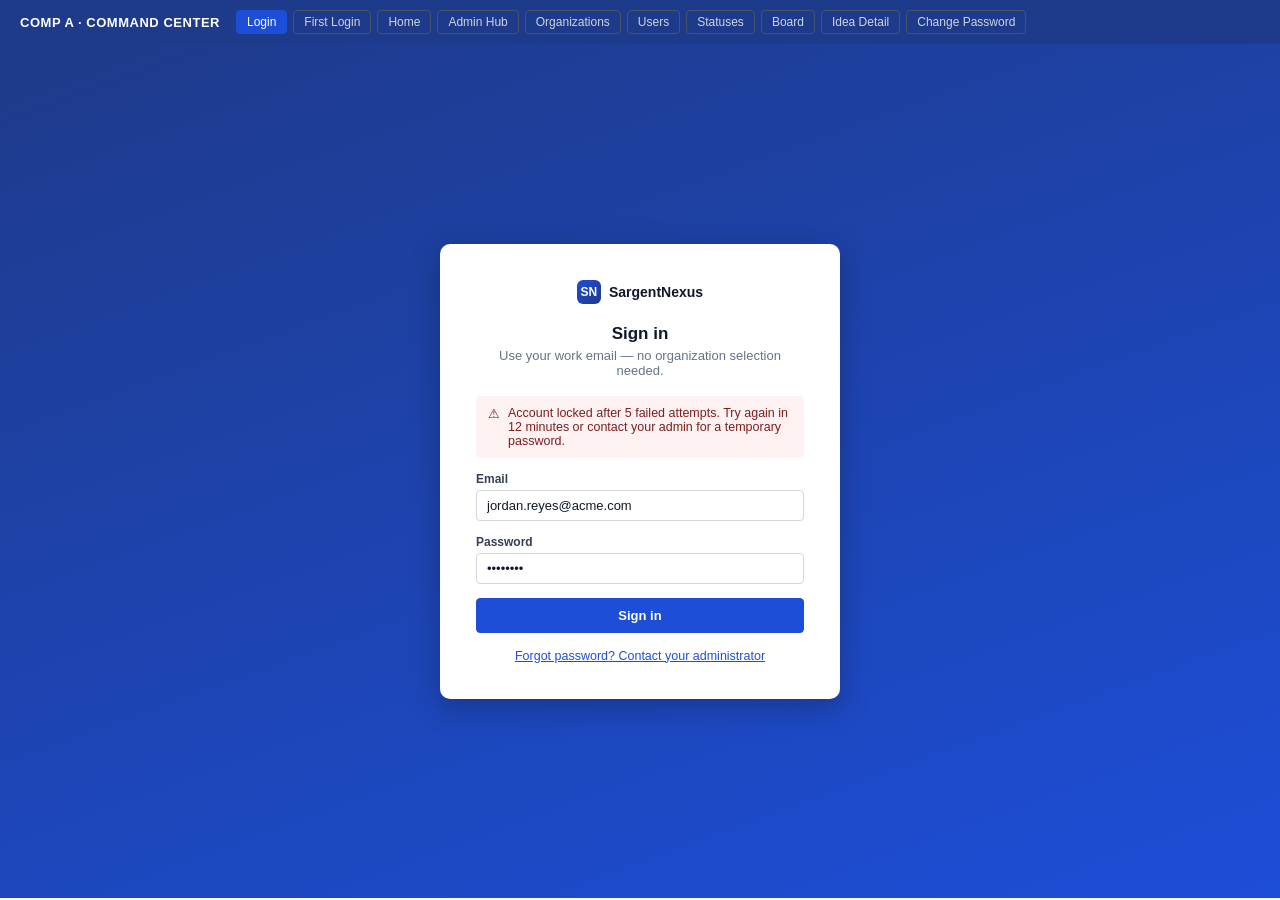
<file: SPEC/mockups/comp-a-command-center.html>
<!DOCTYPE html>
<html lang="en">
<head>
<meta charset="utf-8">
<meta name="viewport" content="width=device-width, initial-scale=1">
<title>SargentNexus — Comp A: Command Center (Jira-inspired)</title>
<style>
  :root{
    --accent:#1d4ed8; --accent-hover:#1e3a8a; --accent-soft:#dbeafe;
    --ink:#0f172a; --ink-2:#334155; --ink-3:#64748b;
    --bg:#f8fafc; --surface:#ffffff; --line:#d0d7de;
    --ok:#166534; --warn:#9a3412; --err:#7f1d1d;
    --radius:6px; --shadow:0 1px 2px rgba(15,23,42,.12),0 0 1px rgba(15,23,42,.14);
  }
  *{box-sizing:border-box;margin:0;padding:0}
  body{font-family:"Segoe UI",Arial,sans-serif;color:var(--ink);background:var(--bg);font-size:14px}
  /* ===== comp chrome ===== */
  .comp-bar{background:#1e3a8a;color:#fff;padding:10px 20px;display:flex;gap:16px;align-items:center;flex-wrap:wrap;position:sticky;top:0;z-index:50}
  .comp-bar strong{font-size:13px;letter-spacing:.04em}
  .comp-bar nav{display:flex;gap:6px;flex-wrap:wrap}
  .comp-bar button{background:transparent;color:#cbd5e1;border:1px solid #475569;border-radius:4px;padding:4px 10px;font-size:12px;cursor:pointer}
  .comp-bar button.on{background:var(--accent);border-color:var(--accent);color:#fff}
  .screen{display:none}
  .screen.on{display:block}
  /* ===== app shell ===== */
  .shell{display:grid;grid-template-columns:240px 1fr;min-height:calc(100vh - 46px)}
  .topbar{grid-column:1 / -1;height:48px;background:var(--surface);border-bottom:1px solid var(--line);display:flex;align-items:center;gap:16px;padding:0 16px}
  .logo{display:flex;align-items:center;gap:8px;font-weight:600}
  .logo .mark{width:24px;height:24px;border-radius:6px;background:linear-gradient(135deg,#1d4ed8,#1e3a8a);display:inline-flex;align-items:center;justify-content:center;color:#fff;font-size:12px;font-weight:700}
  .search{flex:1;max-width:420px;position:relative}
  .search input{width:100%;padding:6px 10px 6px 30px;border:1px solid var(--line);border-radius:4px;background:var(--bg);font-size:13px}
  .search::before{content:"⌕";position:absolute;left:9px;top:5px;color:var(--ink-3)}
  .topbar .spacer{flex:1}
  .avatar{width:28px;height:28px;border-radius:50%;background:#1e3a8a;color:#fff;display:inline-flex;align-items:center;justify-content:center;font-size:11px;font-weight:600}
  .iconbtn{border:none;background:none;font-size:16px;color:var(--ink-2);cursor:pointer;position:relative}
  .dot{position:absolute;top:-2px;right:-4px;width:8px;height:8px;border-radius:50%;background:var(--err)}
  /* left nav */
  .nav{background:var(--surface);border-right:1px solid var(--line);padding:12px 8px}
  .nav .grp{font-size:11px;text-transform:uppercase;letter-spacing:.06em;color:var(--ink-3);padding:14px 12px 6px}
  .nav a{display:flex;align-items:center;gap:10px;padding:7px 12px;border-radius:4px;color:var(--ink-2);text-decoration:none;font-size:13.5px}
  .nav a.on{background:#eff6ff;color:var(--accent);font-weight:600;box-shadow:inset 2px 0 0 var(--accent)}
  .nav a:hover{background:#f1f5f9}
  .nav .em{font-size:15px;width:18px;text-align:center}
  main{padding:20px 28px;overflow:auto}
  .crumbs{font-size:12px;color:var(--ink-3);margin-bottom:6px}
  .crumbs a{color:var(--ink-3);text-decoration:none}
  .crumbs a:hover{color:var(--accent);text-decoration:underline}
  h1{font-size:20px;font-weight:600;margin-bottom:4px}
  .sub{color:var(--ink-3);font-size:13px;margin-bottom:18px}
  .cmdbar{display:flex;gap:8px;align-items:center;margin:14px 0;flex-wrap:wrap}
  .btn{border:1px solid var(--line);background:var(--surface);border-radius:4px;padding:6px 12px;font-size:13px;cursor:pointer;color:var(--ink)}
  .btn:hover{background:#f1f5f9}
  .btn.primary{background:var(--accent);border-color:var(--accent);color:#fff;font-weight:600}
  .btn.primary:hover{background:var(--accent-hover)}
  .btn.subtle{border-color:transparent;color:var(--ink-2)}
  .btn.danger-text{border-color:transparent;color:var(--err)}
  input[type=text],input[type=email],input[type=password],select,textarea{border:1px solid var(--line);border-radius:4px;padding:7px 10px;font-size:13px;font-family:inherit;background:var(--surface);color:var(--ink)}
  input:focus,select:focus,textarea:focus{outline:2px solid var(--accent);outline-offset:-1px}
  label{font-size:12px;font-weight:600;color:var(--ink-2);display:block;margin-bottom:4px}
  .card{background:var(--surface);border:1px solid var(--line);border-radius:var(--radius);box-shadow:var(--shadow)}
  /* table */
  table{width:100%;border-collapse:collapse;font-size:13px}
  th{text-align:left;font-size:11.5px;text-transform:uppercase;letter-spacing:.04em;color:var(--ink-3);padding:10px 14px;border-bottom:2px solid var(--line);background:#f8fafc}
  td{padding:10px 14px;border-bottom:1px solid #e2e8f0;vertical-align:middle}
  tr:hover td{background:#f1f5f9}
  .pill{display:inline-block;padding:2px 8px;border-radius:10px;font-size:11px;font-weight:600}
  .pill.ok{background:#dcfce7;color:#166534}.pill.warn{background:#fff7ed;color:#9a3412}
  .pill.err{background:#fef2f2;color:#7f1d1d}.pill.neutral{background:#f1f5f9;color:var(--ink-2)}
  .pill.info{background:var(--accent-soft);color:var(--accent)}
  .prio{font-weight:700;font-size:11px}
  .prio.high{color:var(--err)}.prio.med{color:var(--warn)}.prio.low{color:var(--ok)}
  .kpis{display:grid;grid-template-columns:repeat(4,1fr);gap:14px;margin-bottom:20px}
  .kpi{padding:16px}
  .kpi .n{font-size:26px;font-weight:700}
  .kpi .l{font-size:12px;color:var(--ink-3)}
  .grid2{display:grid;grid-template-columns:2fr 1fr;gap:18px}
  /* board */
  .lanes{display:grid;grid-auto-flow:column;grid-auto-columns:280px;gap:14px;overflow-x:auto;padding-bottom:12px;align-items:start}
  .lane{background:#f1f5f9;border-radius:8px;padding:10px}
  .lane h3{font-size:12px;text-transform:uppercase;letter-spacing:.05em;color:var(--ink-2);display:flex;justify-content:space-between;padding:2px 6px 10px}
  .lane .cnt{background:#cbd5e1;border-radius:10px;padding:0 8px;font-size:11px}
  .icard{background:var(--surface);border-radius:6px;box-shadow:var(--shadow);padding:10px 12px;margin-bottom:8px;cursor:pointer;border-left:3px solid transparent}
  .icard:hover{background:#eff6ff;outline:1px solid var(--accent)}
  .icard .t{font-weight:600;font-size:13px;margin-bottom:8px;color:var(--accent)}
  .icard .meta{display:flex;align-items:center;gap:8px;font-size:11.5px;color:var(--ink-3)}
  .icard .meta .spacer{flex:1}
  .up{border:1px solid var(--line);border-radius:4px;padding:1px 7px;font-size:11px;background:var(--surface);cursor:pointer}
  .up.mine{background:var(--accent-soft);border-color:var(--accent);color:var(--accent);font-weight:700}
  .avatar.s{width:22px;height:22px;font-size:9px}
  .tag{background:#f1f5f9;border-radius:3px;padding:1px 6px;font-size:10.5px;color:var(--ink-2)}
  /* auth screens */
  .authwrap{min-height:calc(100vh - 46px);display:flex;align-items:center;justify-content:center;background:linear-gradient(160deg,#1e3a8a 0%,#1d4ed8 100%)}
  .authcard{width:400px;background:var(--surface);border-radius:10px;box-shadow:0 8px 28px rgba(15,23,42,.35);padding:36px}
  .authcard h1{text-align:center}
  .authcard .field{margin-bottom:14px}
  .authcard input{width:100%}
  .msg{border-radius:4px;padding:10px 12px;font-size:12.5px;margin-bottom:14px;display:flex;gap:8px}
  .msg.err{background:#fef2f2;color:#7f1d1d}.msg.info{background:#eff6ff;color:#1d4ed8}
  .checklist{list-style:none;font-size:12px;margin:8px 0 14px}
  .checklist li{padding:2px 0;color:var(--ink-3)}
  .checklist li.ok{color:var(--ok)}
  .checklist li::before{content:"○ ";}
  .checklist li.ok::before{content:"✓ "}
  /* overlay */
  .overlay{position:fixed;inset:0;background:rgba(15,23,42,.55);display:flex;align-items:flex-start;justify-content:center;padding:48px 16px;z-index:40}
  .panel{width:860px;max-width:100%;background:var(--surface);border-radius:10px;box-shadow:0 12px 40px rgba(15,23,42,.4);max-height:85vh;overflow:auto}
  .panel .hd{display:flex;align-items:center;gap:12px;padding:16px 22px;border-bottom:1px solid var(--line);position:sticky;top:0;background:var(--surface)}
  .panel .bd{display:grid;grid-template-columns:1fr 280px;gap:0}
  .panel .mainc{padding:18px 22px;border-right:1px solid var(--line)}
  .panel .side{padding:18px 18px;background:#f8fafc}
  .side .field{margin-bottom:14px}
  .side select,.side input{width:100%}
  .comment{display:flex;gap:10px;margin-bottom:14px}
  .comment .body{flex:1}
  .comment .who{font-size:12px;font-weight:600}
  .comment .when{font-size:11px;color:var(--ink-3);font-weight:400;margin-left:6px}
  .comment p{font-size:13px;margin-top:2px}
  .mention{color:var(--accent);font-weight:600;background:var(--accent-soft);border-radius:3px;padding:0 3px}
  .charcount{font-size:11px;color:var(--ink-3);text-align:right;margin-top:4px}
  .hint{font-size:11.5px;color:var(--ink-3);margin-top:4px}
  .empty{padding:48px;text-align:center}
  .empty .art{font-size:40px;margin-bottom:8px}
  .linkcards{display:grid;grid-template-columns:repeat(3,1fr);gap:16px}
  .linkcard{padding:20px;cursor:pointer}
  .linkcard:hover{outline:2px solid var(--accent)}
  .linkcard .em{font-size:22px}
  .linkcard h3{font-size:14px;margin:8px 0 4px}
  .linkcard p{font-size:12px;color:var(--ink-3)}
  .note{font-size:11px;color:var(--ink-3);background:#fff8e6;border:1px solid #f5d90a33;padding:6px 10px;border-radius:4px;margin-top:16px;display:inline-block}
</style>
</head>
<body>

<div class="comp-bar">
  <strong>COMP A · COMMAND CENTER</strong>
  <nav id="tabs">
    <button data-s="login" class="on">Login</button>
    <button data-s="firstlogin">First Login</button>
    <button data-s="home">Home</button>
    <button data-s="admin">Admin Hub</button>
    <button data-s="orgs">Organizations</button>
    <button data-s="users">Users</button>
    <button data-s="statuses">Statuses</button>
    <button data-s="board">Board</button>
    <button data-s="idea">Idea Detail</button>
    <button data-s="changepw">Change Password</button>
  </nav>
</div>

<!-- ============ LOGIN ============ -->
<section class="screen on" id="s-login">
  <div class="authwrap">
    <div class="authcard">
      <div style="text-align:center;margin-bottom:20px">
        <span class="logo" style="justify-content:center"><span class="mark">SN</span> SargentNexus</span>
      </div>
      <h1 style="font-size:17px;margin-bottom:4px">Sign in</h1>
      <p class="sub" style="text-align:center">Use your work email — no organization selection needed.</p>
      <div class="msg err" style="display:flex"><span>⚠</span> Account locked after 5 failed attempts. Try again in 12 minutes or contact your admin for a temporary password.</div>
      <div class="field"><label for="a-em">Email</label><input id="a-em" type="email" value="jordan.reyes@acme.com"></div>
      <div class="field"><label for="a-pw">Password</label><input id="a-pw" type="password" value="password"></div>
      <button class="btn primary" style="width:100%;padding:9px">Sign in</button>
      <p style="text-align:center;margin-top:14px"><a href="#" style="font-size:12.5px;color:var(--accent)">Forgot password? Contact your administrator</a></p>
    </div>
  </div>
</section>

<!-- ============ FIRST LOGIN / FORCED CHANGE ============ -->
<section class="screen" id="s-firstlogin">
  <div class="authwrap">
    <div class="authcard">
      <h1 style="font-size:17px;margin-bottom:4px">Change your password</h1>
      <p class="sub" style="text-align:center">You signed in with a temporary password. Set a new one to continue.</p>
      <div class="msg info"><span>ℹ</span> Temporary passwords are shown once and expire after first use.</div>
      <div class="field"><label>Temporary password</label><input type="password" value="temp1234"></div>
      <div class="field"><label>New password</label><input type="password" value="Str0ng!Pass"></div>
      <ul class="checklist">
        <li class="ok">At least 12 characters</li>
        <li class="ok">Upper &amp; lower case letters</li>
        <li class="ok">At least one number</li>
        <li>At least one symbol</li>
      </ul>
      <div class="field"><label>Confirm new password</label><input type="password"></div>
      <button class="btn primary" style="width:100%;padding:9px">Set password &amp; continue</button>
    </div>
  </div>
</section>

<!-- ============ HOME ============ -->
<section class="screen" id="s-home">
  <div class="shell">
    <div class="topbar">
      <span class="logo"><span class="mark">SN</span> SargentNexus</span>
      <div class="search"><input placeholder="Search ideas, boards, people…  ( / )"></div>
      <span class="spacer"></span>
      <button class="btn primary">+ New idea</button>
      <button class="iconbtn" title="Notifications">🔔<span class="dot"></span></button>
      <span class="avatar" title="Jordan Reyes">JR</span>
    </div>
    <aside class="nav">
      <div class="grp">Workspace</div>
      <a class="on" href="#"><span class="em">🏠</span> Home</a>
      <a href="#"><span class="em">📋</span> Boards</a>
      <a href="#"><span class="em">🔔</span> Notifications</a>
      <div class="grp">Boards — Acme Corp</div>
      <a href="#"><span class="em">🚀</span> Product Ideas</a>
      <a href="#"><span class="em">🛠</span> Platform Backlog</a>
      <div class="grp">Administration</div>
      <a href="#"><span class="em">⚙️</span> Admin</a>
    </aside>
    <main>
      <div class="crumbs"><a href="#">Acme Corp</a> / Home</div>
      <h1>Good afternoon, Jordan</h1>
      <p class="sub">Here's what's moving across your boards.</p>
      <div class="kpis">
        <div class="card kpi"><div class="n">14</div><div class="l">Ideas assigned to you</div></div>
        <div class="card kpi"><div class="n">6</div><div class="l">Mentions this week</div></div>
        <div class="card kpi"><div class="n">32</div><div class="l">Upvotes received</div></div>
        <div class="card kpi"><div class="n">3</div><div class="l">Ideas moved to Done</div></div>
      </div>
      <div class="grid2">
        <div>
          <h2 style="font-size:15px;margin-bottom:10px">Your boards</h2>
          <div class="card">
            <table>
              <thead><tr><th>Board</th><th>Open ideas</th><th>Your items</th><th>Last activity</th><th></th></tr></thead>
              <tbody>
                <tr><td><strong style="color:var(--accent)">Product Ideas</strong></td><td>48</td><td>9</td><td>12 min ago</td><td><button class="btn subtle">Open →</button></td></tr>
                <tr><td><strong style="color:var(--accent)">Platform Backlog</strong></td><td>31</td><td>5</td><td>2 h ago</td><td><button class="btn subtle">Open →</button></td></tr>
                <tr><td><strong style="color:var(--accent)">Customer Feedback</strong></td><td>17</td><td>0</td><td>Yesterday</td><td><button class="btn subtle">Open →</button></td></tr>
              </tbody>
            </table>
          </div>
        </div>
        <div>
          <h2 style="font-size:15px;margin-bottom:10px">Recent activity</h2>
          <div class="card" style="padding:14px;font-size:12.5px;display:grid;gap:12px">
            <div><span class="avatar s" style="margin-right:6px">MP</span><strong>Mia Park</strong> mentioned you in <a href="#" style="color:var(--accent)">Dark mode support</a> · 20m</div>
            <div><span class="avatar s" style="margin-right:6px">TD</span><strong>Tom Diaz</strong> upvoted <a href="#" style="color:var(--accent)">Bulk import CSV</a> · 1h</div>
            <div><span class="avatar s" style="margin-right:6px">AL</span><strong>Ana Liu</strong> moved <a href="#" style="color:var(--accent)">SSO via SAML</a> to <span class="pill info">In Progress</span> · 3h</div>
            <div><span class="avatar s" style="margin-right:6px">MP</span><strong>Mia Park</strong> assigned you <a href="#" style="color:var(--accent)">Export to PDF</a> · 5h</div>
          </div>
        </div>
      </div>
    </main>
  </div>
</section>

<!-- ============ ADMIN HUB ============ -->
<section class="screen" id="s-admin">
  <div class="shell">
    <div class="topbar">
      <span class="logo"><span class="mark">SN</span> SargentNexus</span>
      <div class="search"><input placeholder="Search…"></div>
      <span class="spacer"></span><button class="iconbtn">🔔</button><span class="avatar">SA</span>
    </div>
    <aside class="nav">
      <div class="grp">Workspace</div>
      <a href="#"><span class="em">🏠</span> Home</a>
      <a href="#"><span class="em">📋</span> Boards</a>
      <div class="grp">Administration</div>
      <a class="on" href="#"><span class="em">⚙️</span> Admin</a>
      <a href="#" style="padding-left:34px">Organizations</a>
      <a href="#" style="padding-left:34px">Users</a>
      <a href="#" style="padding-left:34px">Statuses</a>
    </aside>
    <main>
      <div class="crumbs"><a href="#">Home</a> / Admin</div>
      <h1>Administration</h1>
      <p class="sub">Site Admin tools. Changes here apply per organization and are audit-logged.</p>
      <div class="linkcards">
        <div class="card linkcard"><div class="em">🏢</div><h3>Organizations</h3><p>Create and manage organizations. Deactivating an org suspends all member sign-ins.</p><button class="btn" style="margin-top:10px">Manage →</button></div>
        <div class="card linkcard"><div class="em">👥</div><h3>Users</h3><p>Invite users, assign roles, and issue temporary passwords per organization.</p><button class="btn" style="margin-top:10px">Manage →</button></div>
        <div class="card linkcard"><div class="em">🏷️</div><h3>Statuses</h3><p>Define the workflow statuses available to boards in each organization.</p><button class="btn" style="margin-top:10px">Manage →</button></div>
      </div>
      <div class="card" style="margin-top:20px;padding:16px">
        <h2 style="font-size:14px;margin-bottom:10px">Recent admin activity</h2>
        <table>
          <thead><tr><th>When</th><th>Actor</th><th>Action</th><th>Target</th></tr></thead>
          <tbody>
            <tr><td>Today 10:42</td><td>site.admin@nexus.io</td><td>Issued temporary password</td><td>mia.park@acme.com</td></tr>
            <tr><td>Today 09:15</td><td>site.admin@nexus.io</td><td>Created status "Blocked"</td><td>Acme Corp</td></tr>
            <tr><td>Yesterday</td><td>site.admin@nexus.io</td><td>Deactivated organization</td><td>Globex Ltd</td></tr>
          </tbody>
        </table>
      </div>
    </main>
  </div>
</section>

<!-- ============ ORGANIZATIONS ============ -->
<section class="screen" id="s-orgs">
  <div class="shell">
    <div class="topbar">
      <span class="logo"><span class="mark">SN</span> SargentNexus</span>
      <div class="search"><input placeholder="Search…"></div>
      <span class="spacer"></span><button class="iconbtn">🔔</button><span class="avatar">SA</span>
    </div>
    <aside class="nav">
      <div class="grp">Administration</div>
      <a href="#"><span class="em">⚙️</span> Admin</a>
      <a class="on" href="#" style="padding-left:34px">Organizations</a>
      <a href="#" style="padding-left:34px">Users</a>
      <a href="#" style="padding-left:34px">Statuses</a>
    </aside>
    <main>
      <div class="crumbs"><a href="#">Admin</a> / Organizations</div>
      <h1>Organizations</h1>
      <p class="sub">All organizations on this instance. Users and boards are always scoped to one organization.</p>
      <div class="cmdbar">
        <button class="btn primary">+ New organization</button>
        <input type="text" placeholder="Filter by name…" style="width:220px">
        <select><option>Status: All</option><option>Active</option><option>Inactive</option></select>
      </div>
      <div class="card">
        <table>
          <thead><tr><th>Organization</th><th>Users</th><th>Boards</th><th>Status</th><th>Created</th><th style="width:180px">Actions</th></tr></thead>
          <tbody>
            <tr><td><strong>Acme Corp</strong></td><td>42</td><td>3</td><td><span class="pill ok">Active</span></td><td>2026-01-12</td><td><button class="btn subtle">Edit</button> <button class="btn subtle">Users</button> <button class="btn danger-text">Deactivate</button></td></tr>
            <tr><td><strong>Initech</strong></td><td>18</td><td>2</td><td><span class="pill ok">Active</span></td><td>2026-02-03</td><td><button class="btn subtle">Edit</button> <button class="btn subtle">Users</button> <button class="btn danger-text">Deactivate</button></td></tr>
            <tr><td><strong>Globex Ltd</strong></td><td>7</td><td>1</td><td><span class="pill err">Inactive</span></td><td>2026-03-20</td><td><button class="btn subtle">Edit</button> <button class="btn subtle">Users</button> <button class="btn subtle">Reactivate</button></td></tr>
          </tbody>
        </table>
      </div>
      <div class="note">💡 Deactivating an organization blocks sign-in for all its members; data is retained.</div>
    </main>
  </div>
</section>

<!-- ============ USERS ============ -->
<section class="screen" id="s-users">
  <div class="shell">
    <div class="topbar">
      <span class="logo"><span class="mark">SN</span> SargentNexus</span>
      <div class="search"><input placeholder="Search…"></div>
      <span class="spacer"></span><button class="iconbtn">🔔</button><span class="avatar">SA</span>
    </div>
    <aside class="nav">
      <div class="grp">Administration</div>
      <a href="#"><span class="em">⚙️</span> Admin</a>
      <a href="#" style="padding-left:34px">Organizations</a>
      <a class="on" href="#" style="padding-left:34px">Users</a>
      <a href="#" style="padding-left:34px">Statuses</a>
    </aside>
    <main>
      <div class="crumbs"><a href="#">Admin</a> / <a href="#">Organizations</a> / Acme Corp / Users</div>
      <h1>Users — Acme Corp</h1>
      <p class="sub">Emails are globally unique across the platform. Roles apply within this organization.</p>
      <div class="cmdbar">
        <button class="btn primary">+ Invite user</button>
        <button class="btn">Issue temporary password</button>
        <input type="text" placeholder="Filter by name or email…" style="width:240px">
        <select><option>Role: All</option><option>Org Admin</option><option>Member</option></select>
      </div>
      <div class="card">
        <table>
          <thead><tr><th style="width:34px"><input type="checkbox"></th><th>User</th><th>Email</th><th>Role</th><th>Status</th><th>Last sign-in</th><th style="width:160px">Actions</th></tr></thead>
          <tbody>
            <tr><td><input type="checkbox"></td><td><span class="avatar s">JR</span> Jordan Reyes</td><td>jordan.reyes@acme.com</td><td><span class="pill info">Org Admin</span></td><td><span class="pill ok">Active</span></td><td>Today 11:02</td><td><button class="btn subtle">Edit</button> <button class="btn subtle">Reset pw</button></td></tr>
            <tr><td><input type="checkbox"></td><td><span class="avatar s">MP</span> Mia Park</td><td>mia.park@acme.com</td><td><span class="pill neutral">Member</span></td><td><span class="pill warn">Locked</span></td><td>Today 08:47</td><td><button class="btn subtle">Edit</button> <button class="btn subtle">Unlock</button></td></tr>
            <tr><td><input type="checkbox"></td><td><span class="avatar s">TD</span> Tom Diaz</td><td>tom.diaz@acme.com</td><td><span class="pill neutral">Member</span></td><td><span class="pill ok">Active</span></td><td>Yesterday</td><td><button class="btn subtle">Edit</button> <button class="btn subtle">Reset pw</button></td></tr>
            <tr><td><input type="checkbox"></td><td><span class="avatar s">AL</span> Ana Liu</td><td>ana.liu@acme.com</td><td><span class="pill neutral">Member</span></td><td><span class="pill neutral">Invited</span></td><td>—</td><td><button class="btn subtle">Resend invite</button></td></tr>
          </tbody>
        </table>
      </div>
      <div class="note">🔐 Temporary passwords are displayed once at issue time and require change on first sign-in.</div>
    </main>
  </div>
</section>

<!-- ============ STATUSES ============ -->
<section class="screen" id="s-statuses">
  <div class="shell">
    <div class="topbar">
      <span class="logo"><span class="mark">SN</span> SargentNexus</span>
      <div class="search"><input placeholder="Search…"></div>
      <span class="spacer"></span><button class="iconbtn">🔔</button><span class="avatar">SA</span>
    </div>
    <aside class="nav">
      <div class="grp">Administration</div>
      <a href="#"><span class="em">⚙️</span> Admin</a>
      <a href="#" style="padding-left:34px">Organizations</a>
      <a href="#" style="padding-left:34px">Users</a>
      <a class="on" href="#" style="padding-left:34px">Statuses</a>
    </aside>
    <main>
      <div class="crumbs"><a href="#">Admin</a> / <a href="#">Organizations</a> / Acme Corp / Statuses</div>
      <h1>Statuses — Acme Corp</h1>
      <p class="sub">Statuses defined here are available as swimlanes on this organization's boards. Drag to reorder — order saves immediately.</p>
      <div class="cmdbar"><button class="btn primary">+ New status</button></div>
      <div class="card" style="max-width:760px">
        <table>
          <thead><tr><th style="width:34px"></th><th>Status</th><th>Used on boards</th><th>Ideas</th><th>State</th><th style="width:160px">Actions</th></tr></thead>
          <tbody>
            <tr><td style="cursor:grab;color:var(--ink-3)">⠿</td><td><span class="pill neutral">New</span></td><td>3</td><td>22</td><td><span class="pill ok">Active</span></td><td><button class="btn subtle">Rename</button> <button class="btn danger-text">Retire</button></td></tr>
            <tr><td style="cursor:grab;color:var(--ink-3)">⠿</td><td><span class="pill info">In Progress</span></td><td>3</td><td>15</td><td><span class="pill ok">Active</span></td><td><button class="btn subtle">Rename</button> <button class="btn danger-text">Retire</button></td></tr>
            <tr><td style="cursor:grab;color:var(--ink-3)">⠿</td><td><span class="pill warn">Blocked</span></td><td>1</td><td>4</td><td><span class="pill ok">Active</span></td><td><button class="btn subtle">Rename</button> <button class="btn danger-text">Retire</button></td></tr>
            <tr><td style="cursor:grab;color:var(--ink-3)">⠿</td><td><span class="pill ok">Done</span></td><td>3</td><td>61</td><td><span class="pill ok">Active</span></td><td><button class="btn subtle">Rename</button> <button class="btn danger-text">Retire</button></td></tr>
            <tr style="opacity:.55"><td></td><td><span class="pill neutral">Won't Do</span></td><td>0</td><td>9</td><td><span class="pill err">Retired</span></td><td><button class="btn subtle">Restore</button></td></tr>
          </tbody>
        </table>
      </div>
      <div class="note">⚠ Retiring a status is a soft delete: existing ideas keep it for history, but boards can no longer use it. Boards must keep at least 2 active lanes.</div>
    </main>
  </div>
</section>

<!-- ============ BOARD ============ -->
<section class="screen" id="s-board">
  <div class="shell">
    <div class="topbar">
      <span class="logo"><span class="mark">SN</span> SargentNexus</span>
      <div class="search"><input placeholder="Search this board…"></div>
      <span class="spacer"></span>
      <button class="btn primary">+ New idea</button>
      <button class="iconbtn">🔔<span class="dot"></span></button><span class="avatar">JR</span>
    </div>
    <aside class="nav">
      <div class="grp">Workspace</div>
      <a href="#"><span class="em">🏠</span> Home</a>
      <a href="#"><span class="em">📋</span> Boards</a>
      <div class="grp">Boards — Acme Corp</div>
      <a class="on" href="#"><span class="em">🚀</span> Product Ideas</a>
      <a href="#"><span class="em">🛠</span> Platform Backlog</a>
    </aside>
    <main>
      <div class="crumbs"><a href="#">Acme Corp</a> / <a href="#">Boards</a> / Product Ideas</div>
      <h1 style="display:flex;align-items:center;gap:10px">Product Ideas <button class="btn subtle" title="Board settings">⚙</button></h1>
      <div class="cmdbar">
        <input type="text" placeholder="Filter cards…" style="width:200px">
        <select><option>Priority: All</option><option>High</option><option>Medium</option><option>Low</option></select>
        <select><option>Assignee: Anyone</option><option>Me</option></select>
        <select><option>Tag: All</option></select>
        <span style="flex:1"></span>
        <span style="font-size:12px;color:var(--ink-3)">48 ideas · sorted by upvotes</span>
      </div>
      <div class="lanes">
        <div class="lane">
          <h3>New <span class="cnt">4</span></h3>
          <div class="icard" style="border-left-color:var(--err)"><div class="t">Dark mode support</div><div class="meta"><span class="prio high">HIGH</span><span class="tag">ui</span><span class="spacer"></span><span class="avatar s">MP</span><button class="up mine">▲ 24</button></div></div>
          <div class="icard" style="border-left-color:var(--warn)"><div class="t">Bulk import from CSV</div><div class="meta"><span class="prio med">MED</span><span class="tag">data</span><span class="spacer"></span><span class="avatar s">TD</span><button class="up">▲ 17</button></div></div>
          <div class="icard" style="border-left-color:var(--ok)"><div class="t">Keyboard shortcuts cheat sheet</div><div class="meta"><span class="prio low">LOW</span><span class="spacer"></span><span class="avatar s" style="background:#ccc;color:#666">?</span><button class="up">▲ 6</button></div></div>
          <div class="icard" style="border-left-color:var(--warn)"><div class="t">Export board to PDF</div><div class="meta"><span class="prio med">MED</span><span class="tag">reporting</span><span class="spacer"></span><span class="avatar s">JR</span><button class="up">▲ 5</button></div></div>
          <button class="btn subtle" style="width:100%">+ Add idea</button>
        </div>
        <div class="lane">
          <h3>In Progress <span class="cnt">3</span></h3>
          <div class="icard" style="border-left-color:var(--err)"><div class="t">SSO via SAML</div><div class="meta"><span class="prio high">HIGH</span><span class="tag">auth</span><span class="spacer"></span><span class="avatar s">AL</span><button class="up">▲ 31</button></div></div>
          <div class="icard" style="border-left-color:var(--warn)"><div class="t">Notification digest email</div><div class="meta"><span class="prio med">MED</span><span class="tag">notify</span><span class="spacer"></span><span class="avatar s">JR</span><button class="up mine">▲ 12</button></div></div>
          <div class="icard" style="border-left-color:var(--warn)"><div class="t">Mention autocomplete</div><div class="meta"><span class="prio med">MED</span><span class="spacer"></span><span class="avatar s">MP</span><button class="up">▲ 9</button></div></div>
        </div>
        <div class="lane">
          <h3>Blocked <span class="cnt">1</span></h3>
          <div class="icard" style="border-left-color:var(--err)"><div class="t">Mobile responsive board</div><div class="meta"><span class="prio high">HIGH</span><span class="tag">ui</span><span class="spacer"></span><span class="avatar s">TD</span><button class="up">▲ 20</button></div></div>
        </div>
        <div class="lane">
          <h3>Done <span class="cnt">2</span></h3>
          <div class="icard" style="opacity:.75"><div class="t">Org-scoped user search</div><div class="meta"><span class="prio med">MED</span><span class="spacer"></span><span class="avatar s">AL</span><button class="up">▲ 14</button></div></div>
          <div class="icard" style="opacity:.75"><div class="t">Audit log for admin actions</div><div class="meta"><span class="prio low">LOW</span><span class="spacer"></span><span class="avatar s">JR</span><button class="up">▲ 8</button></div></div>
        </div>
      </div>
    </main>
  </div>
</section>

<!-- ============ IDEA DETAIL OVERLAY ============ -->
<section class="screen" id="s-idea">
  <div class="shell" style="filter:blur(1px);pointer-events:none">
    <div class="topbar"><span class="logo"><span class="mark">SN</span> SargentNexus</span><span class="spacer"></span><span class="avatar">JR</span></div>
    <aside class="nav"><div class="grp">Boards</div><a class="on" href="#">🚀 Product Ideas</a></aside>
    <main><h1>Product Ideas</h1><p class="sub">(board behind overlay)</p></main>
  </div>
  <div class="overlay">
    <div class="panel">
      <div class="hd">
        <span class="pill neutral">IDEA-128</span>
        <strong style="font-size:16px;flex:1">Dark mode support</strong>
        <button class="up mine">▲ Upvoted · 24</button>
        <button class="btn subtle" title="Close">✕</button>
      </div>
      <div class="bd">
        <div class="mainc">
          <label>Description</label>
          <textarea style="width:100%;min-height:90px">Users working late hours have asked for a dark theme. Should respect OS preference and allow manual override via the profile menu.</textarea>
          <div style="margin:18px 0 8px;display:flex;align-items:center;gap:8px">
            <label style="margin:0">Comments</label><span class="pill neutral">4</span>
          </div>
          <div class="comment"><span class="avatar s">MP</span>
            <div class="body"><div class="who">Mia Park <span class="when">2h ago</span></div>
            <p><span class="mention">@Jordan Reyes</span> can we scope this to the board view first? Full app theming is a bigger lift.</p></div>
          </div>
          <div class="comment"><span class="avatar s">TD</span>
            <div class="body"><div class="who">Tom Diaz <span class="when">1h ago</span></div>
            <p>+1 — Fluent design tokens should make this straightforward.</p></div>
          </div>
          <div style="display:flex;gap:10px;margin-top:8px">
            <span class="avatar s">JR</span>
            <div style="flex:1">
              <textarea style="width:100%;min-height:60px" placeholder="Add a comment… Use @ to mention someone in this organization."></textarea>
              <div class="charcount">142 / 500</div>
              <button class="btn primary" style="margin-top:6px">Comment</button>
            </div>
          </div>
        </div>
        <div class="side">
          <div class="field"><label>Status</label><select><option>New</option><option selected>In Progress</option><option>Blocked</option><option>Done</option></select></div>
          <div class="field"><label>Priority</label><select><option>High</option><option selected>Medium</option><option>Low</option></select></div>
          <div class="field"><label>Assignee</label><select><option>Unassigned</option><option selected>Mia Park</option><option>Jordan Reyes</option></select></div>
          <div class="field"><label>Due date (optional)</label><input type="text" value="2026-08-15"></div>
          <div class="field"><label>Tags</label>
            <div style="display:flex;gap:6px;flex-wrap:wrap;margin-bottom:6px"><span class="tag">ui ✕</span><span class="tag">theme ✕</span></div>
            <input type="text" placeholder="Add tag…">
          </div>
          <hr style="border:none;border-top:1px solid var(--line);margin:14px 0">
          <div style="font-size:11.5px;color:var(--ink-3);display:grid;gap:6px">
            <div>Created by <strong>Tom Diaz</strong> · Jul 2</div>
            <div>Updated <strong>20 minutes ago</strong></div>
            <div>Board: <strong>Product Ideas</strong></div>
          </div>
        </div>
      </div>
    </div>
  </div>
</section>

<!-- ============ CHANGE PASSWORD ============ -->
<section class="screen" id="s-changepw">
  <div class="shell">
    <div class="topbar">
      <span class="logo"><span class="mark">SN</span> SargentNexus</span>
      <span class="spacer"></span><button class="iconbtn">🔔</button><span class="avatar">JR</span>
    </div>
    <aside class="nav">
      <div class="grp">Workspace</div>
      <a href="#"><span class="em">🏠</span> Home</a>
      <a href="#"><span class="em">📋</span> Boards</a>
      <div class="grp">Account</div>
      <a class="on" href="#"><span class="em">🔑</span> Change password</a>
    </aside>
    <main>
      <div class="crumbs"><a href="#">Account</a> / Change password</div>
      <h1>Change password</h1>
      <p class="sub">Choose a strong password you haven't used elsewhere.</p>
      <div class="card" style="max-width:440px;padding:22px">
        <div class="field" style="margin-bottom:14px"><label>Current password</label><input type="password" style="width:100%"></div>
        <div class="field" style="margin-bottom:6px"><label>New password</label><input type="password" style="width:100%" value="Str0ng!Pass"></div>
        <ul class="checklist">
          <li class="ok">At least 12 characters</li>
          <li class="ok">Upper &amp; lower case letters</li>
          <li class="ok">At least one number</li>
          <li>At least one symbol</li>
        </ul>
        <div class="field" style="margin-bottom:16px"><label>Confirm new password</label><input type="password" style="width:100%"></div>
        <div style="display:flex;gap:8px"><button class="btn primary">Update password</button><button class="btn">Cancel</button></div>
      </div>
    </main>
  </div>
</section>

<script>
  const tabs=document.querySelectorAll('#tabs button');
  tabs.forEach(b=>b.addEventListener('click',()=>{
    tabs.forEach(x=>x.classList.remove('on'));
    document.querySelectorAll('.screen').forEach(s=>s.classList.remove('on'));
    b.classList.add('on');
    document.getElementById('s-'+b.dataset.s).classList.add('on');
  }));
</script>
</body>
</html>
</file>
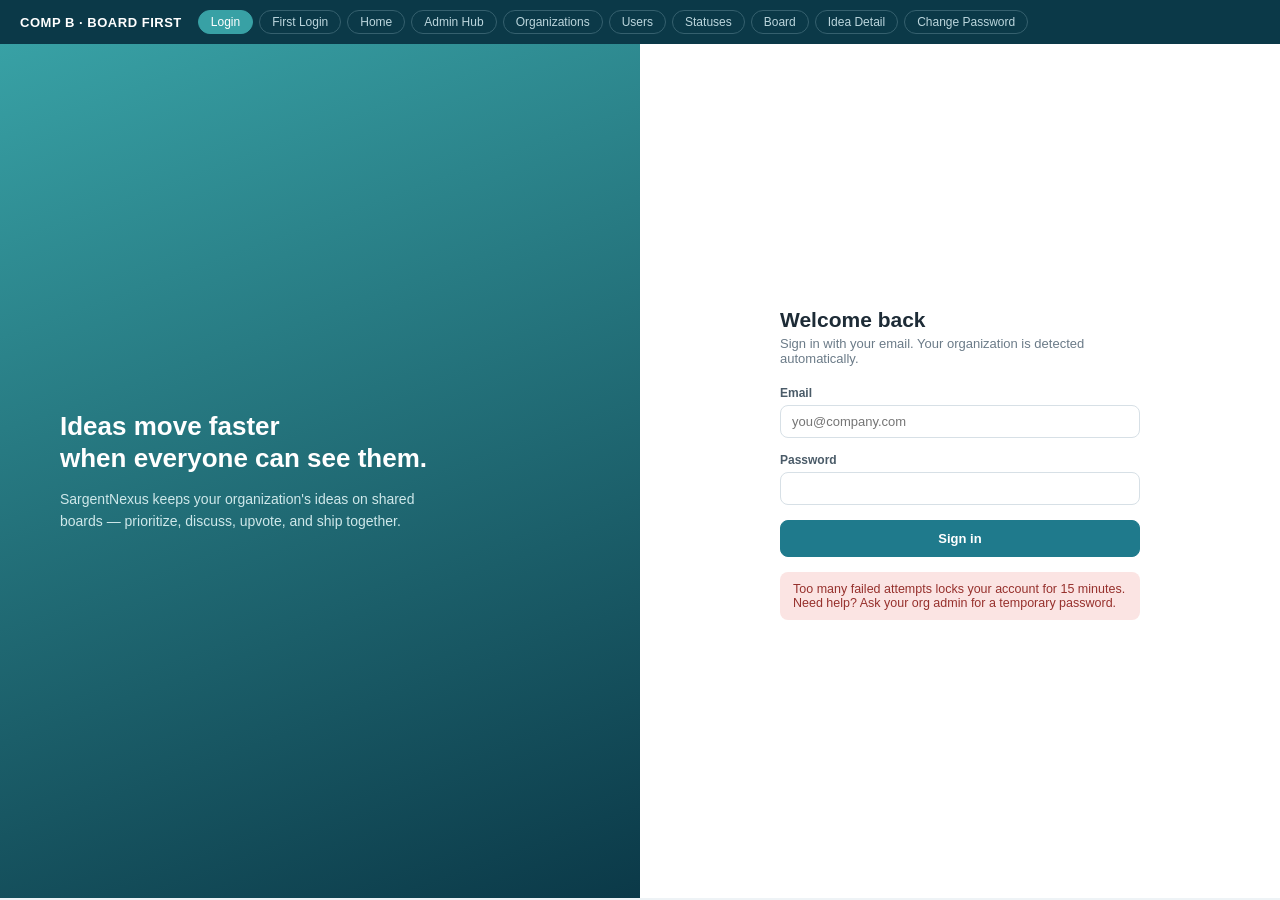
<file: SPEC/mockups/comp-b-board-first.html>
<!DOCTYPE html>
<html lang="en">
<head>
<meta charset="utf-8">
<meta name="viewport" content="width=device-width, initial-scale=1">
<title>SargentNexus — Comp B: Board First (Trello-inspired)</title>
<style>
  :root{
    --brand-1:#38a1a5; --brand-2:#1f7a8c; --brand-deep:#0b3948;
    --ink:#1d2b36; --ink-2:#4a5b68; --ink-3:#6b7b88;
    --bg:#eef3f6; --surface:#ffffff; --line:#d7e0e6;
    --ok:#2e8b57; --warn:#d97a00; --err:#c23934;
    --shadow:0 1px 1px rgba(11,57,72,.18);
  }
  *{box-sizing:border-box;margin:0;padding:0}
  body{font-family:"Segoe UI",-apple-system,Roboto,sans-serif;color:var(--ink);background:var(--bg);font-size:14px}
  /* comp chrome */
  .comp-bar{background:var(--brand-deep);color:#fff;padding:10px 20px;display:flex;gap:16px;align-items:center;flex-wrap:wrap;position:sticky;top:0;z-index:50}
  .comp-bar strong{font-size:13px;letter-spacing:.04em}
  .comp-bar nav{display:flex;gap:6px;flex-wrap:wrap}
  .comp-bar button{background:transparent;color:#bcd6dd;border:1px solid #35606e;border-radius:14px;padding:4px 12px;font-size:12px;cursor:pointer}
  .comp-bar button.on{background:var(--brand-1);border-color:var(--brand-1);color:#fff}
  .screen{display:none}.screen.on{display:block}
  /* top-nav shell (no sidebar — Trello style) */
  .appbar{height:52px;background:linear-gradient(90deg,var(--brand-2),var(--brand-1));display:flex;align-items:center;gap:14px;padding:0 18px;color:#fff}
  .appbar .logo{font-weight:700;display:flex;align-items:center;gap:8px;font-size:15px}
  .appbar .mark{width:26px;height:26px;border-radius:7px;background:rgba(255,255,255,.22);display:inline-flex;align-items:center;justify-content:center;font-size:12px;font-weight:800}
  .appbar a{color:#eaf6f7;text-decoration:none;font-size:13.5px;padding:6px 12px;border-radius:6px}
  .appbar a.on,.appbar a:hover{background:rgba(255,255,255,.18)}
  .appbar .spacer{flex:1}
  .appbar input{border:none;border-radius:6px;padding:7px 12px;width:260px;background:rgba(255,255,255,.22);color:#fff;font-size:13px}
  .appbar input::placeholder{color:#dceff1}
  .avatar{width:30px;height:30px;border-radius:50%;background:#f4b942;color:#4a3200;display:inline-flex;align-items:center;justify-content:center;font-size:11px;font-weight:700;border:2px solid rgba(255,255,255,.6)}
  .avatar.s{width:24px;height:24px;font-size:9.5px;border:none}
  .bell{position:relative;font-size:17px;background:none;border:none;color:#fff;cursor:pointer}
  .bell .dot{position:absolute;top:-2px;right:-4px;width:9px;height:9px;border-radius:50%;background:#ffd166;border:2px solid var(--brand-2)}
  main{max-width:1160px;margin:0 auto;padding:26px 22px}
  main.wide{max-width:none}
  h1{font-size:21px;font-weight:700;margin-bottom:4px}
  .sub{color:var(--ink-3);font-size:13px;margin-bottom:20px}
  .crumbs{font-size:12px;color:var(--ink-3);margin-bottom:8px}
  .crumbs a{color:var(--brand-2);text-decoration:none}
  .btn{border:1px solid var(--line);background:var(--surface);border-radius:8px;padding:7px 14px;font-size:13px;cursor:pointer;color:var(--ink);font-weight:600}
  .btn:hover{background:#f2f7f9}
  .btn.primary{background:var(--brand-2);border-color:var(--brand-2);color:#fff}
  .btn.primary:hover{background:var(--brand-deep)}
  .btn.ghost{border-color:transparent;background:transparent;color:var(--brand-2)}
  .btn.danger{border-color:transparent;background:transparent;color:var(--err)}
  input[type=text],input[type=email],input[type=password],select,textarea{border:1.5px solid var(--line);border-radius:8px;padding:8px 11px;font-size:13px;font-family:inherit;background:var(--surface);color:var(--ink)}
  input:focus,select:focus,textarea:focus{outline:2px solid var(--brand-1);outline-offset:-1px}
  label{font-size:12px;font-weight:700;color:var(--ink-2);display:block;margin-bottom:5px}
  .card{background:var(--surface);border-radius:12px;box-shadow:var(--shadow);border:1px solid var(--line)}
  .pill{display:inline-block;padding:2px 9px;border-radius:12px;font-size:11px;font-weight:700}
  .pill.ok{background:#e0f3e8;color:#1e6b41}.pill.warn{background:#fdefdd;color:#8a5200}
  .pill.err{background:#fbe4e3;color:#96302c}.pill.neutral{background:#e9eef2;color:var(--ink-2)}
  .pill.info{background:#dff0f2;color:var(--brand-2)}
  /* board tiles on home */
  .tiles{display:grid;grid-template-columns:repeat(auto-fill,minmax(230px,1fr));gap:16px;margin-bottom:26px}
  .tile{border-radius:12px;padding:0;overflow:hidden;cursor:pointer;background:var(--surface);box-shadow:var(--shadow);border:1px solid var(--line)}
  .tile:hover{transform:translateY(-2px);transition:transform .12s}
  .tile .band{height:56px}
  .tile .bd{padding:12px 14px}
  .tile h3{font-size:14.5px}
  .tile p{font-size:12px;color:var(--ink-3);margin-top:3px}
  .tile.newt{display:flex;align-items:center;justify-content:center;min-height:118px;border:2px dashed var(--line);box-shadow:none;color:var(--ink-3);font-weight:600;background:transparent}
  /* lists/tables */
  table{width:100%;border-collapse:collapse;font-size:13px}
  th{text-align:left;font-size:11.5px;text-transform:uppercase;letter-spacing:.05em;color:var(--ink-3);padding:11px 16px;border-bottom:1px solid var(--line)}
  td{padding:12px 16px;border-bottom:1px solid #edf2f5;vertical-align:middle}
  tr:last-child td{border-bottom:none}
  tr:hover td{background:#f6fafb}
  .cmdbar{display:flex;gap:10px;align-items:center;margin:16px 0;flex-wrap:wrap}
  /* board lanes */
  .boardbg{background:linear-gradient(160deg,#2a8f95,#0b5c6b);min-height:calc(100vh - 98px);padding:18px 20px}
  .boardhead{display:flex;align-items:center;gap:12px;margin-bottom:14px;color:#fff;flex-wrap:wrap}
  .boardhead h1{color:#fff;margin:0}
  .boardhead .chip{background:rgba(255,255,255,.2);border:none;color:#fff;border-radius:8px;padding:6px 12px;font-size:12.5px;cursor:pointer;font-weight:600}
  .lanes{display:flex;gap:14px;overflow-x:auto;align-items:flex-start;padding-bottom:10px}
  .lane{background:#f0f4f6;border-radius:12px;min-width:276px;width:276px;padding:10px;box-shadow:0 2px 6px rgba(0,0,0,.18)}
  .lane h3{font-size:13px;font-weight:700;padding:4px 8px 10px;display:flex;justify-content:space-between;color:var(--ink)}
  .lane .cnt{color:var(--ink-3);font-weight:600}
  .icard{background:var(--surface);border-radius:8px;box-shadow:var(--shadow);padding:10px 12px;margin-bottom:8px;cursor:pointer}
  .icard:hover{outline:2px solid var(--brand-1)}
  .icard .tags{display:flex;gap:5px;margin-bottom:6px}
  .swatch{height:7px;width:36px;border-radius:4px;display:inline-block}
  .icard .t{font-size:13.5px;font-weight:600;margin-bottom:8px}
  .icard .meta{display:flex;align-items:center;gap:8px;font-size:11.5px;color:var(--ink-3)}
  .icard .meta .spacer{flex:1}
  .up{border:1px solid var(--line);border-radius:12px;padding:2px 9px;font-size:11px;background:var(--surface);cursor:pointer;font-weight:700;color:var(--ink-2)}
  .up.mine{background:#dff0f2;border-color:var(--brand-1);color:var(--brand-2)}
  .addcard{width:100%;border:none;background:transparent;text-align:left;padding:8px;border-radius:8px;color:var(--ink-3);cursor:pointer;font-size:13px;font-weight:600}
  .addcard:hover{background:#e3eaee}
  /* auth */
  .authwrap{min-height:calc(100vh - 46px);display:grid;grid-template-columns:1fr 1fr}
  .authart{background:linear-gradient(160deg,var(--brand-1),var(--brand-deep));color:#fff;display:flex;flex-direction:column;justify-content:center;padding:60px}
  .authart h2{font-size:26px;line-height:1.25;margin-bottom:14px;font-weight:800}
  .authart p{font-size:14px;color:#cfe8ea;max-width:380px;line-height:1.55}
  .authform{display:flex;align-items:center;justify-content:center;background:var(--surface)}
  .authform .inner{width:360px}
  .authform .field{margin-bottom:15px}
  .authform input{width:100%}
  .msg{border-radius:8px;padding:10px 13px;font-size:12.5px;margin-bottom:15px}
  .msg.err{background:#fbe4e3;color:#96302c}.msg.info{background:#dff0f2;color:var(--brand-2)}
  .checklist{list-style:none;font-size:12px;margin:8px 0 15px}
  .checklist li{padding:2px 0;color:var(--ink-3)}
  .checklist li.ok{color:var(--ok)}
  .checklist li::before{content:"○ "}.checklist li.ok::before{content:"✓ "}
  /* idea overlay */
  .overlay{position:fixed;inset:0;background:rgba(11,57,72,.6);display:flex;align-items:flex-start;justify-content:center;padding:44px 16px;z-index:40}
  .panel{width:840px;max-width:100%;background:#f4f7f9;border-radius:14px;max-height:86vh;overflow:auto;box-shadow:0 14px 44px rgba(11,57,72,.45)}
  .panel .cover{height:10px;border-radius:14px 14px 0 0;background:linear-gradient(90deg,var(--brand-1),var(--brand-2))}
  .panel .hd{display:flex;align-items:flex-start;gap:12px;padding:18px 24px 8px}
  .panel .hd h2{font-size:19px;font-weight:800;flex:1}
  .panel .bd{display:grid;grid-template-columns:1fr 230px;gap:20px;padding:12px 24px 24px}
  .blk{margin-bottom:20px}
  .blk h4{font-size:12px;text-transform:uppercase;letter-spacing:.05em;color:var(--ink-3);margin-bottom:8px}
  .sidebtn{display:block;width:100%;text-align:left;background:#e6edf1;border:none;border-radius:8px;padding:8px 12px;font-size:12.5px;font-weight:600;color:var(--ink-2);margin-bottom:7px;cursor:pointer}
  .sidebtn:hover{background:#dbe5ea}
  .comment{display:flex;gap:10px;margin-bottom:13px}
  .comment .bubble{background:var(--surface);border-radius:10px;padding:9px 13px;box-shadow:var(--shadow);flex:1}
  .comment .who{font-size:12px;font-weight:700}
  .comment .when{font-size:11px;color:var(--ink-3);font-weight:400;margin-left:6px}
  .comment p{font-size:13px;margin-top:3px}
  .mention{color:var(--brand-2);font-weight:700;background:#dff0f2;border-radius:4px;padding:0 3px}
  .charcount{font-size:11px;color:var(--ink-3);text-align:right;margin-top:4px}
  .tagchip{background:#e6edf1;border-radius:6px;padding:3px 9px;font-size:11.5px;font-weight:600;color:var(--ink-2)}
  /* admin hub tiles */
  .hub{display:grid;grid-template-columns:repeat(3,1fr);gap:18px}
  .hub .card{padding:22px;cursor:pointer}
  .hub .em{width:42px;height:42px;border-radius:10px;display:flex;align-items:center;justify-content:center;font-size:20px;margin-bottom:12px}
  .hub h3{font-size:15px;margin-bottom:5px}
  .hub p{font-size:12.5px;color:var(--ink-3);line-height:1.5}
  .empty{padding:56px;text-align:center;color:var(--ink-3)}
  .note{font-size:11.5px;color:var(--ink-2);background:#fdf6df;border-radius:8px;padding:8px 12px;margin-top:16px;display:inline-block}
</style>
</head>
<body>

<div class="comp-bar">
  <strong>COMP B · BOARD FIRST</strong>
  <nav id="tabs">
    <button data-s="login" class="on">Login</button>
    <button data-s="firstlogin">First Login</button>
    <button data-s="home">Home</button>
    <button data-s="admin">Admin Hub</button>
    <button data-s="orgs">Organizations</button>
    <button data-s="users">Users</button>
    <button data-s="statuses">Statuses</button>
    <button data-s="board">Board</button>
    <button data-s="idea">Idea Detail</button>
    <button data-s="changepw">Change Password</button>
  </nav>
</div>

<!-- LOGIN : split screen -->
<section class="screen on" id="s-login">
  <div class="authwrap">
    <div class="authart">
      <h2>Ideas move faster<br>when everyone can see them.</h2>
      <p>SargentNexus keeps your organization's ideas on shared boards — prioritize, discuss, upvote, and ship together.</p>
    </div>
    <div class="authform">
      <div class="inner">
        <h1 style="margin-bottom:4px">Welcome back</h1>
        <p class="sub">Sign in with your email. Your organization is detected automatically.</p>
        <div class="field"><label for="b-em">Email</label><input id="b-em" type="email" placeholder="you@company.com"></div>
        <div class="field"><label for="b-pw">Password</label><input id="b-pw" type="password"></div>
        <button class="btn primary" style="width:100%;padding:10px;border-radius:8px">Sign in</button>
        <div class="msg err" style="margin-top:15px">Too many failed attempts locks your account for 15 minutes. Need help? Ask your org admin for a temporary password.</div>
      </div>
    </div>
  </div>
</section>

<!-- FIRST LOGIN -->
<section class="screen" id="s-firstlogin">
  <div class="authwrap">
    <div class="authart">
      <h2>One quick step<br>before you dive in.</h2>
      <p>You're signing in with a temporary password. Pick a new one that only you know — the temporary one stops working right after.</p>
    </div>
    <div class="authform">
      <div class="inner">
        <h1 style="margin-bottom:4px">Set a new password</h1>
        <p class="sub">Required on first sign-in.</p>
        <div class="field"><label>New password</label><input type="password" value="Br1ght!Harbor"></div>
        <ul class="checklist">
          <li class="ok">At least 12 characters</li>
          <li class="ok">Upper &amp; lower case letters</li>
          <li class="ok">At least one number</li>
          <li class="ok">At least one symbol</li>
        </ul>
        <div class="field"><label>Confirm new password</label><input type="password" value="Br1ght!Harbor"></div>
        <button class="btn primary" style="width:100%;padding:10px">Save &amp; continue →</button>
      </div>
    </div>
  </div>
</section>

<!-- HOME : board tiles -->
<section class="screen" id="s-home">
  <div class="appbar">
    <span class="logo"><span class="mark">SN</span> SargentNexus</span>
    <a class="on" href="#">Home</a><a href="#">Boards</a><a href="#">Admin</a>
    <span class="spacer"></span>
    <input placeholder="⌕ Search everything…">
    <button class="bell">🔔<span class="dot"></span></button>
    <span class="avatar">JR</span>
  </div>
  <main>
    <h1>Your boards</h1>
    <p class="sub">Acme Corp · 3 boards you can access</p>
    <div class="tiles">
      <div class="tile"><div class="band" style="background:linear-gradient(120deg,#38a1a5,#1f7a8c)"></div><div class="bd"><h3>Product Ideas</h3><p>48 open · 9 assigned to you · active 12m ago</p></div></div>
      <div class="tile"><div class="band" style="background:linear-gradient(120deg,#f4b942,#d97a00)"></div><div class="bd"><h3>Platform Backlog</h3><p>31 open · 5 assigned to you · active 2h ago</p></div></div>
      <div class="tile"><div class="band" style="background:linear-gradient(120deg,#7d6b91,#4a3f63)"></div><div class="bd"><h3>Customer Feedback</h3><p>17 open · none assigned · active yesterday</p></div></div>
      <div class="tile newt">+ Request a new board</div>
    </div>
    <h2 style="font-size:16px;margin-bottom:10px">Catching you up</h2>
    <div class="card" style="padding:6px 0">
      <table>
        <tbody>
          <tr><td style="width:36px"><span class="avatar s" style="background:#7d6b91;color:#fff">MP</span></td><td><strong>Mia Park</strong> mentioned you in <a href="#" style="color:var(--brand-2);font-weight:600">Dark mode support</a></td><td style="text-align:right;color:var(--ink-3)">20m</td></tr>
          <tr><td><span class="avatar s" style="background:#1f7a8c;color:#fff">TD</span></td><td><strong>Tom Diaz</strong> upvoted your idea <a href="#" style="color:var(--brand-2);font-weight:600">Bulk import CSV</a></td><td style="text-align:right;color:var(--ink-3)">1h</td></tr>
          <tr><td><span class="avatar s" style="background:#c23934;color:#fff">AL</span></td><td><strong>Ana Liu</strong> moved <a href="#" style="color:var(--brand-2);font-weight:600">SSO via SAML</a> to <span class="pill info">In Progress</span></td><td style="text-align:right;color:var(--ink-3)">3h</td></tr>
        </tbody>
      </table>
    </div>
  </main>
</section>

<!-- ADMIN HUB -->
<section class="screen" id="s-admin">
  <div class="appbar">
    <span class="logo"><span class="mark">SN</span> SargentNexus</span>
    <a href="#">Home</a><a href="#">Boards</a><a class="on" href="#">Admin</a>
    <span class="spacer"></span><input placeholder="⌕ Search…"><button class="bell">🔔</button><span class="avatar">SA</span>
  </div>
  <main>
    <h1>Admin</h1>
    <p class="sub">Everything a Site Admin needs, one card per job. All actions are audit-logged.</p>
    <div class="hub">
      <div class="card"><div class="em" style="background:#dff0f2">🏢</div><h3>Organizations</h3><p>Create organizations, activate or deactivate them, and jump into their people and workflow settings.</p><button class="btn ghost" style="margin-top:12px;padding-left:0">Open organizations →</button></div>
      <div class="card"><div class="em" style="background:#fdefdd">👥</div><h3>Users</h3><p>Invite people by email (globally unique), set org roles, unlock accounts, and issue one-time temporary passwords.</p><button class="btn ghost" style="margin-top:12px;padding-left:0">Open users →</button></div>
      <div class="card"><div class="em" style="background:#e0f3e8">🏷️</div><h3>Statuses</h3><p>Shape each organization's workflow. Statuses become board swimlanes; retiring one is a safe soft delete.</p><button class="btn ghost" style="margin-top:12px;padding-left:0">Open statuses →</button></div>
    </div>
  </main>
</section>

<!-- ORGANIZATIONS -->
<section class="screen" id="s-orgs">
  <div class="appbar">
    <span class="logo"><span class="mark">SN</span> SargentNexus</span>
    <a href="#">Home</a><a href="#">Boards</a><a class="on" href="#">Admin</a>
    <span class="spacer"></span><input placeholder="⌕ Search…"><button class="bell">🔔</button><span class="avatar">SA</span>
  </div>
  <main>
    <div class="crumbs"><a href="#">Admin</a> › Organizations</div>
    <div style="display:flex;align-items:center;gap:14px;flex-wrap:wrap">
      <h1 style="flex:1">Organizations</h1>
      <input type="text" placeholder="Filter…" style="width:200px">
      <button class="btn primary">+ New organization</button>
    </div>
    <p class="sub">Each organization is fully isolated — its own users, boards, and statuses.</p>
    <div style="display:grid;grid-template-columns:repeat(auto-fill,minmax(320px,1fr));gap:16px">
      <div class="card" style="padding:18px">
        <div style="display:flex;align-items:center;gap:10px;margin-bottom:8px">
          <span class="avatar" style="border-radius:9px;background:#1f7a8c;color:#fff">AC</span>
          <div style="flex:1"><strong>Acme Corp</strong><div style="font-size:11.5px;color:var(--ink-3)">Created Jan 12, 2026</div></div>
          <span class="pill ok">Active</span>
        </div>
        <div style="display:flex;gap:18px;font-size:12.5px;color:var(--ink-2);margin:10px 0 14px"><span><strong>42</strong> users</span><span><strong>3</strong> boards</span><span><strong>4</strong> statuses</span></div>
        <div style="display:flex;gap:8px"><button class="btn">Users</button><button class="btn">Statuses</button><button class="btn ghost">Edit</button><span style="flex:1"></span><button class="btn danger">Deactivate</button></div>
      </div>
      <div class="card" style="padding:18px">
        <div style="display:flex;align-items:center;gap:10px;margin-bottom:8px">
          <span class="avatar" style="border-radius:9px;background:#7d6b91;color:#fff">IN</span>
          <div style="flex:1"><strong>Initech</strong><div style="font-size:11.5px;color:var(--ink-3)">Created Feb 3, 2026</div></div>
          <span class="pill ok">Active</span>
        </div>
        <div style="display:flex;gap:18px;font-size:12.5px;color:var(--ink-2);margin:10px 0 14px"><span><strong>18</strong> users</span><span><strong>2</strong> boards</span><span><strong>5</strong> statuses</span></div>
        <div style="display:flex;gap:8px"><button class="btn">Users</button><button class="btn">Statuses</button><button class="btn ghost">Edit</button><span style="flex:1"></span><button class="btn danger">Deactivate</button></div>
      </div>
      <div class="card" style="padding:18px;opacity:.72">
        <div style="display:flex;align-items:center;gap:10px;margin-bottom:8px">
          <span class="avatar" style="border-radius:9px;background:#95a5ae;color:#fff">GL</span>
          <div style="flex:1"><strong>Globex Ltd</strong><div style="font-size:11.5px;color:var(--ink-3)">Created Mar 20, 2026</div></div>
          <span class="pill err">Inactive</span>
        </div>
        <div style="display:flex;gap:18px;font-size:12.5px;color:var(--ink-2);margin:10px 0 14px"><span><strong>7</strong> users</span><span><strong>1</strong> board</span><span><strong>3</strong> statuses</span></div>
        <div style="display:flex;gap:8px"><button class="btn">Reactivate</button><button class="btn ghost">Edit</button></div>
      </div>
    </div>
    <div class="note">Deactivating suspends sign-in for all members — nothing is deleted.</div>
  </main>
</section>

<!-- USERS -->
<section class="screen" id="s-users">
  <div class="appbar">
    <span class="logo"><span class="mark">SN</span> SargentNexus</span>
    <a href="#">Home</a><a href="#">Boards</a><a class="on" href="#">Admin</a>
    <span class="spacer"></span><input placeholder="⌕ Search…"><button class="bell">🔔</button><span class="avatar">SA</span>
  </div>
  <main>
    <div class="crumbs"><a href="#">Admin</a> › <a href="#">Organizations</a> › Acme Corp › Users</div>
    <div style="display:flex;align-items:center;gap:14px;flex-wrap:wrap">
      <h1 style="flex:1">People in Acme Corp</h1>
      <select><option>All roles</option><option>Org Admin</option><option>Member</option></select>
      <input type="text" placeholder="Find a person…" style="width:210px">
      <button class="btn primary">+ Invite</button>
    </div>
    <p class="sub">42 members · emails are unique across the whole platform</p>
    <div class="card">
      <table>
        <thead><tr><th>Person</th><th>Role</th><th>Status</th><th>Last sign-in</th><th style="width:220px"></th></tr></thead>
        <tbody>
          <tr>
            <td><span class="avatar s" style="background:#1f7a8c;color:#fff;margin-right:8px">JR</span><strong>Jordan Reyes</strong><div style="font-size:11.5px;color:var(--ink-3);margin-left:32px">jordan.reyes@acme.com</div></td>
            <td><span class="pill info">Org Admin</span></td><td><span class="pill ok">Active</span></td><td>Today 11:02</td>
            <td><button class="btn ghost">Edit</button><button class="btn ghost">Temp password</button></td>
          </tr>
          <tr>
            <td><span class="avatar s" style="background:#7d6b91;color:#fff;margin-right:8px">MP</span><strong>Mia Park</strong><div style="font-size:11.5px;color:var(--ink-3);margin-left:32px">mia.park@acme.com</div></td>
            <td><span class="pill neutral">Member</span></td><td><span class="pill warn">Locked · 12 min left</span></td><td>Today 08:47</td>
            <td><button class="btn ghost">Edit</button><button class="btn">Unlock now</button></td>
          </tr>
          <tr>
            <td><span class="avatar s" style="background:#c23934;color:#fff;margin-right:8px">TD</span><strong>Tom Diaz</strong><div style="font-size:11.5px;color:var(--ink-3);margin-left:32px">tom.diaz@acme.com</div></td>
            <td><span class="pill neutral">Member</span></td><td><span class="pill ok">Active</span></td><td>Yesterday</td>
            <td><button class="btn ghost">Edit</button><button class="btn ghost">Temp password</button></td>
          </tr>
          <tr>
            <td><span class="avatar s" style="background:#95a5ae;color:#fff;margin-right:8px">AL</span><strong>Ana Liu</strong><div style="font-size:11.5px;color:var(--ink-3);margin-left:32px">ana.liu@acme.com</div></td>
            <td><span class="pill neutral">Member</span></td><td><span class="pill neutral">Invited</span></td><td>—</td>
            <td><button class="btn ghost">Resend invite</button></td>
          </tr>
        </tbody>
      </table>
    </div>
    <div class="note">Temporary passwords appear once, right after you issue them — copy before closing.</div>
  </main>
</section>

<!-- STATUSES -->
<section class="screen" id="s-statuses">
  <div class="appbar">
    <span class="logo"><span class="mark">SN</span> SargentNexus</span>
    <a href="#">Home</a><a href="#">Boards</a><a class="on" href="#">Admin</a>
    <span class="spacer"></span><input placeholder="⌕ Search…"><button class="bell">🔔</button><span class="avatar">SA</span>
  </div>
  <main>
    <div class="crumbs"><a href="#">Admin</a> › <a href="#">Organizations</a> › Acme Corp › Statuses</div>
    <h1>Workflow statuses</h1>
    <p class="sub">These become swimlanes on Acme Corp boards. Drag to reorder — the new order saves instantly and boards update live.</p>
    <div style="display:grid;grid-template-columns:1fr 300px;gap:22px;align-items:start">
      <div style="display:grid;gap:10px">
        <div class="card" style="padding:13px 16px;display:flex;align-items:center;gap:12px">
          <span style="cursor:grab;color:var(--ink-3)">⠿</span><span class="swatch" style="background:#95a5ae"></span>
          <strong style="flex:1">New</strong><span style="font-size:12px;color:var(--ink-3)">22 ideas · 3 boards</span>
          <button class="btn ghost">Rename</button><button class="btn danger">Retire</button>
        </div>
        <div class="card" style="padding:13px 16px;display:flex;align-items:center;gap:12px">
          <span style="cursor:grab;color:var(--ink-3)">⠿</span><span class="swatch" style="background:#1f7a8c"></span>
          <strong style="flex:1">In Progress</strong><span style="font-size:12px;color:var(--ink-3)">15 ideas · 3 boards</span>
          <button class="btn ghost">Rename</button><button class="btn danger">Retire</button>
        </div>
        <div class="card" style="padding:13px 16px;display:flex;align-items:center;gap:12px">
          <span style="cursor:grab;color:var(--ink-3)">⠿</span><span class="swatch" style="background:#d97a00"></span>
          <strong style="flex:1">Blocked</strong><span style="font-size:12px;color:var(--ink-3)">4 ideas · 1 board</span>
          <button class="btn ghost">Rename</button><button class="btn danger">Retire</button>
        </div>
        <div class="card" style="padding:13px 16px;display:flex;align-items:center;gap:12px">
          <span style="cursor:grab;color:var(--ink-3)">⠿</span><span class="swatch" style="background:#2e8b57"></span>
          <strong style="flex:1">Done</strong><span style="font-size:12px;color:var(--ink-3)">61 ideas · 3 boards</span>
          <button class="btn ghost">Rename</button><button class="btn danger">Retire</button>
        </div>
        <div class="card" style="padding:13px 16px;display:flex;align-items:center;gap:12px;opacity:.6;border-style:dashed">
          <span></span><span class="swatch" style="background:#cfd8dd"></span>
          <strong style="flex:1">Won't Do <span class="pill err" style="margin-left:6px">Retired</span></strong><span style="font-size:12px;color:var(--ink-3)">9 ideas keep it for history</span>
          <button class="btn ghost">Restore</button>
        </div>
        <button class="btn" style="border-style:dashed;padding:12px">+ Add a status</button>
      </div>
      <div class="card" style="padding:18px">
        <h3 style="font-size:13.5px;margin-bottom:8px">How statuses work</h3>
        <ul style="font-size:12.5px;color:var(--ink-2);padding-left:18px;line-height:1.7">
          <li>Boards pick a subset of these as swimlanes.</li>
          <li>Every board keeps at least <strong>2 active lanes</strong>.</li>
          <li>Retiring is a <strong>soft delete</strong>: history is preserved, new use is blocked.</li>
          <li>Reordering saves immediately — no save button.</li>
        </ul>
      </div>
    </div>
  </main>
</section>

<!-- BOARD : full-bleed Trello style -->
<section class="screen" id="s-board">
  <div class="appbar">
    <span class="logo"><span class="mark">SN</span> SargentNexus</span>
    <a href="#">Home</a><a class="on" href="#">Boards</a><a href="#">Admin</a>
    <span class="spacer"></span><input placeholder="⌕ Search this board…"><button class="bell">🔔<span class="dot"></span></button><span class="avatar">JR</span>
  </div>
  <div class="boardbg">
    <div class="boardhead">
      <h1>Product Ideas</h1>
      <span style="font-size:12.5px;opacity:.85">Acme Corp · 48 ideas</span>
      <span style="flex:1"></span>
      <button class="chip">Priority ▾</button>
      <button class="chip">Assignee ▾</button>
      <button class="chip">Tags ▾</button>
      <button class="chip" style="background:#fff;color:var(--brand-deep)">+ New idea</button>
      <button class="chip">⚙ Configure</button>
    </div>
    <div class="lanes">
      <div class="lane">
        <h3>New <span class="cnt">4</span></h3>
        <div class="icard"><div class="tags"><span class="swatch" style="background:#c23934"></span><span class="swatch" style="background:#7d6b91"></span></div><div class="t">Dark mode support</div><div class="meta"><span class="pill err" style="padding:1px 7px">High</span><span class="spacer"></span><span class="avatar s" style="background:#7d6b91;color:#fff">MP</span><button class="up mine">▲ 24</button></div></div>
        <div class="icard"><div class="tags"><span class="swatch" style="background:#d97a00"></span></div><div class="t">Bulk import from CSV</div><div class="meta"><span class="pill warn" style="padding:1px 7px">Med</span><span class="spacer"></span><span class="avatar s" style="background:#c23934;color:#fff">TD</span><button class="up">▲ 17</button></div></div>
        <div class="icard"><div class="t">Keyboard shortcuts cheat sheet</div><div class="meta"><span class="pill ok" style="padding:1px 7px">Low</span><span class="spacer"></span><button class="up">▲ 6</button></div></div>
        <div class="icard"><div class="tags"><span class="swatch" style="background:#1f7a8c"></span></div><div class="t">Export board to PDF</div><div class="meta"><span class="pill warn" style="padding:1px 7px">Med</span><span class="spacer"></span><span class="avatar s" style="background:#1f7a8c;color:#fff">JR</span><button class="up">▲ 5</button></div></div>
        <button class="addcard">+ Add an idea</button>
      </div>
      <div class="lane">
        <h3>In Progress <span class="cnt">3</span></h3>
        <div class="icard"><div class="tags"><span class="swatch" style="background:#c23934"></span></div><div class="t">SSO via SAML</div><div class="meta"><span class="pill err" style="padding:1px 7px">High</span><span style="font-size:11px">📅 Aug 15</span><span class="spacer"></span><span class="avatar s" style="background:#95a5ae;color:#fff">AL</span><button class="up">▲ 31</button></div></div>
        <div class="icard"><div class="t">Notification digest email</div><div class="meta"><span class="pill warn" style="padding:1px 7px">Med</span><span class="spacer"></span><span class="avatar s" style="background:#1f7a8c;color:#fff">JR</span><button class="up mine">▲ 12</button></div></div>
        <div class="icard"><div class="t">Mention autocomplete</div><div class="meta"><span class="pill warn" style="padding:1px 7px">Med</span><span class="spacer"></span><span class="avatar s" style="background:#7d6b91;color:#fff">MP</span><button class="up">▲ 9</button></div></div>
        <button class="addcard">+ Add an idea</button>
      </div>
      <div class="lane">
        <h3>Blocked <span class="cnt">1</span></h3>
        <div class="icard"><div class="tags"><span class="swatch" style="background:#c23934"></span><span class="swatch" style="background:#7d6b91"></span></div><div class="t">Mobile responsive board</div><div class="meta"><span class="pill err" style="padding:1px 7px">High</span><span class="spacer"></span><span class="avatar s" style="background:#c23934;color:#fff">TD</span><button class="up">▲ 20</button></div></div>
        <button class="addcard">+ Add an idea</button>
      </div>
      <div class="lane">
        <h3>Done <span class="cnt">2</span></h3>
        <div class="icard" style="opacity:.8"><div class="t">Org-scoped user search</div><div class="meta"><span class="pill warn" style="padding:1px 7px">Med</span><span class="spacer"></span><span class="avatar s" style="background:#95a5ae;color:#fff">AL</span><button class="up">▲ 14</button></div></div>
        <div class="icard" style="opacity:.8"><div class="t">Audit log for admin actions</div><div class="meta"><span class="pill ok" style="padding:1px 7px">Low</span><span class="spacer"></span><span class="avatar s" style="background:#1f7a8c;color:#fff">JR</span><button class="up">▲ 8</button></div></div>
        <button class="addcard">+ Add an idea</button>
      </div>
    </div>
  </div>
</section>

<!-- IDEA DETAIL : Trello-style overlay with side actions -->
<section class="screen" id="s-idea">
  <div class="boardbg" style="min-height:100vh;filter:blur(2px)"></div>
  <div class="overlay">
    <div class="panel">
      <div class="cover"></div>
      <div class="hd">
        <span style="font-size:20px">💡</span>
        <div style="flex:1">
          <h2>Dark mode support</h2>
          <div style="font-size:12px;color:var(--ink-3);margin-top:2px">in lane <strong>In Progress</strong> on <a href="#" style="color:var(--brand-2)">Product Ideas</a> · IDEA-128</div>
        </div>
        <button class="up mine" style="font-size:13px;padding:5px 13px">▲ Upvoted · 24</button>
        <button class="btn ghost">✕</button>
      </div>
      <div class="bd">
        <div>
          <div class="blk">
            <h4>Tags</h4>
            <div style="display:flex;gap:6px;flex-wrap:wrap"><span class="tagchip">ui</span><span class="tagchip">theme</span><button class="btn ghost" style="padding:2px 8px">+</button></div>
          </div>
          <div class="blk">
            <h4>Description</h4>
            <div class="card" style="padding:12px 14px;font-size:13.5px;line-height:1.55">Users working late hours have asked for a dark theme. Should respect OS preference and allow a manual override from the profile menu. <a href="#" style="color:var(--brand-2);font-weight:600">Edit</a></div>
          </div>
          <div class="blk">
            <h4>Comments · 4</h4>
            <div class="comment"><span class="avatar s" style="background:#7d6b91;color:#fff">MP</span>
              <div class="bubble"><div class="who">Mia Park <span class="when">2h ago</span></div>
              <p><span class="mention">@Jordan Reyes</span> can we scope this to the board view first? Full app theming is a bigger lift.</p></div>
            </div>
            <div class="comment"><span class="avatar s" style="background:#c23934;color:#fff">TD</span>
              <div class="bubble"><div class="who">Tom Diaz <span class="when">1h ago</span></div>
              <p>+1 — Fluent design tokens should make this straightforward.</p></div>
            </div>
            <div style="display:flex;gap:10px;margin-top:10px">
              <span class="avatar s" style="background:#1f7a8c;color:#fff">JR</span>
              <div style="flex:1">
                <textarea style="width:100%;min-height:56px" placeholder="Write a comment… @ mentions people in your org"></textarea>
                <div class="charcount">0 / 500</div>
                <button class="btn primary" style="margin-top:4px">Comment</button>
              </div>
            </div>
          </div>
        </div>
        <div>
          <h4 style="font-size:12px;text-transform:uppercase;letter-spacing:.05em;color:var(--ink-3);margin-bottom:8px">Details</h4>
          <button class="sidebtn">Status: <strong>In Progress</strong> ▾</button>
          <button class="sidebtn">Priority: <strong>Medium</strong> ▾</button>
          <button class="sidebtn">Assignee: <strong>Mia Park</strong> ▾</button>
          <button class="sidebtn">Due: <strong>Aug 15, 2026</strong> ▾</button>
          <h4 style="font-size:12px;text-transform:uppercase;letter-spacing:.05em;color:var(--ink-3);margin:16px 0 8px">Actions</h4>
          <button class="sidebtn">Move to board…</button>
          <button class="sidebtn">Copy link</button>
          <button class="sidebtn" style="color:var(--err)">Archive idea</button>
          <div style="font-size:11px;color:var(--ink-3);margin-top:16px;line-height:1.6">Created by Tom Diaz · Jul 2<br>Updated 20 minutes ago</div>
        </div>
      </div>
    </div>
  </div>
</section>

<!-- CHANGE PASSWORD -->
<section class="screen" id="s-changepw">
  <div class="appbar">
    <span class="logo"><span class="mark">SN</span> SargentNexus</span>
    <a href="#">Home</a><a href="#">Boards</a>
    <span class="spacer"></span><button class="bell">🔔</button><span class="avatar">JR</span>
  </div>
  <main style="max-width:560px">
    <h1>Change password</h1>
    <p class="sub">Pick something strong that you don't use anywhere else.</p>
    <div class="card" style="padding:24px">
      <div class="field" style="margin-bottom:15px"><label>Current password</label><input type="password" style="width:100%"></div>
      <div class="field" style="margin-bottom:6px"><label>New password</label><input type="password" style="width:100%" value="Br1ght!Harbor"></div>
      <ul class="checklist">
        <li class="ok">At least 12 characters</li>
        <li class="ok">Upper &amp; lower case letters</li>
        <li class="ok">At least one number</li>
        <li class="ok">At least one symbol</li>
      </ul>
      <div class="field" style="margin-bottom:18px"><label>Confirm new password</label><input type="password" style="width:100%"></div>
      <div style="display:flex;gap:10px"><button class="btn primary">Update password</button><button class="btn">Cancel</button></div>
    </div>
  </main>
</section>

<script>
  const tabs=document.querySelectorAll('#tabs button');
  tabs.forEach(b=>b.addEventListener('click',()=>{
    tabs.forEach(x=>x.classList.remove('on'));
    document.querySelectorAll('.screen').forEach(s=>s.classList.remove('on'));
    b.classList.add('on');
    document.getElementById('s-'+b.dataset.s).classList.add('on');
  }));
</script>
</body>
</html>
</file>
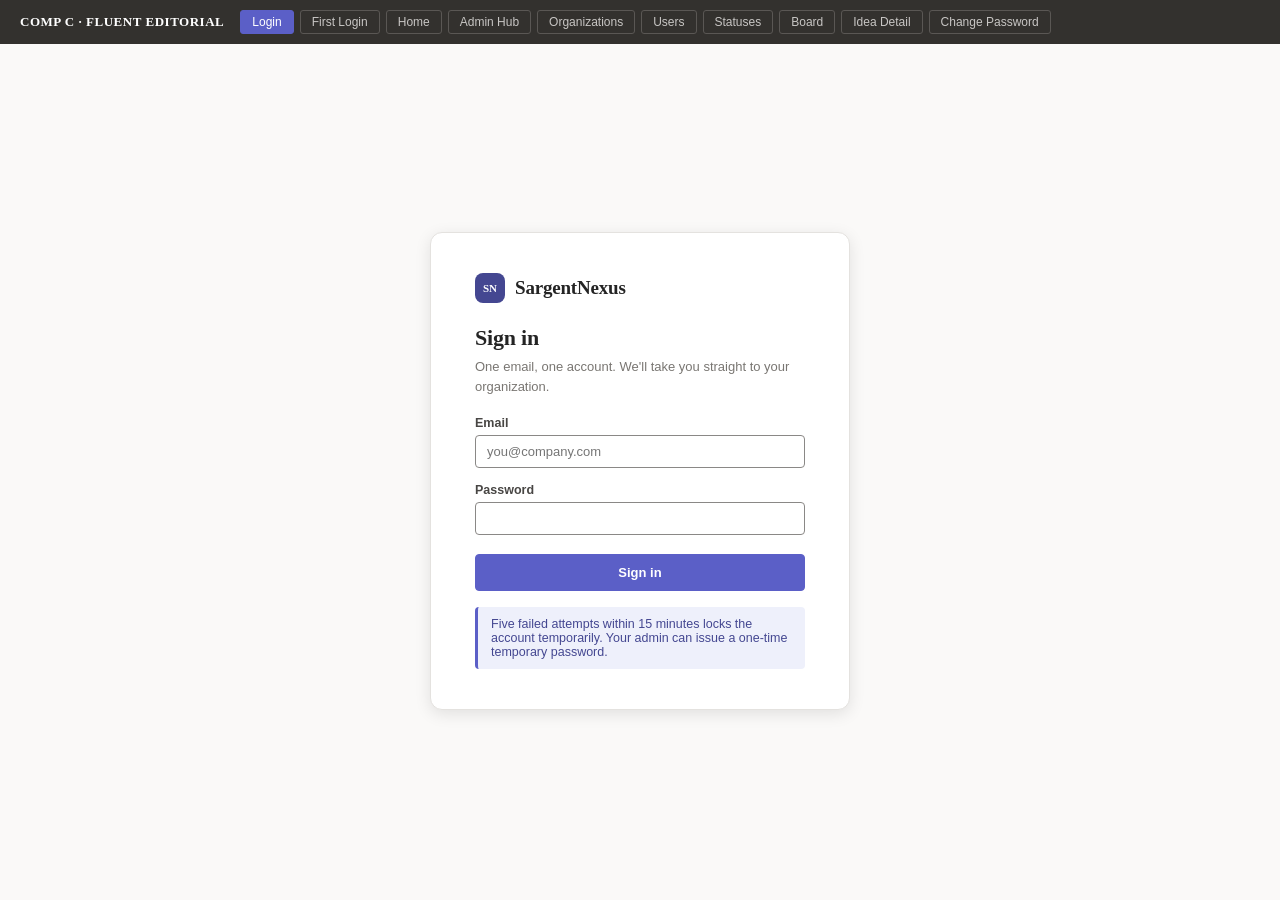
<file: SPEC/mockups/comp-c-fluent-editorial.html>
<!DOCTYPE html>
<html lang="en">
<head>
<meta charset="utf-8">
<meta name="viewport" content="width=device-width, initial-scale=1">
<title>SargentNexus — Comp C: Fluent Editorial</title>
<style>
  :root{
    --accent:#5b5fc7; --accent-deep:#444791; --accent-soft:#eef0fb;
    --ink:#242424; --ink-2:#484644; --ink-3:#797672;
    --bg:#faf9f8; --surface:#ffffff; --line:#e4e2df;
    --ok:#0e700e; --warn:#9a5b00; --err:#b10e1c;
    --shadow:0 1px 2px rgba(0,0,0,.08);
  }
  *{box-sizing:border-box;margin:0;padding:0}
  body{font-family:"Segoe UI",-apple-system,Roboto,sans-serif;color:var(--ink);background:var(--bg);font-size:14px}
  h1,h2,.display{font-family:Georgia,"Times New Roman",serif;font-weight:600;letter-spacing:-.01em}
  /* comp chrome */
  .comp-bar{background:#33312e;color:#fff;padding:10px 20px;display:flex;gap:16px;align-items:center;flex-wrap:wrap;position:sticky;top:0;z-index:50}
  .comp-bar strong{font-size:13px;letter-spacing:.04em;font-family:Georgia,serif}
  .comp-bar nav{display:flex;gap:6px;flex-wrap:wrap}
  .comp-bar button{background:transparent;color:#c8c6c4;border:1px solid #5a5754;border-radius:3px;padding:4px 11px;font-size:12px;cursor:pointer}
  .comp-bar button.on{background:var(--accent);border-color:var(--accent);color:#fff}
  .screen{display:none}.screen.on{display:block}
  /* shell: slim icon rail + content */
  .shell{display:grid;grid-template-columns:64px 1fr;min-height:calc(100vh - 46px)}
  .rail{background:var(--surface);border-right:1px solid var(--line);display:flex;flex-direction:column;align-items:center;padding:14px 0;gap:6px}
  .rail .mark{width:34px;height:34px;border-radius:8px;background:var(--accent);color:#fff;display:flex;align-items:center;justify-content:center;font-weight:700;font-size:13px;margin-bottom:14px;font-family:Georgia,serif}
  .rail a{width:44px;height:44px;border-radius:8px;display:flex;flex-direction:column;align-items:center;justify-content:center;color:var(--ink-3);text-decoration:none;font-size:16px;gap:1px}
  .rail a span{font-size:8.5px;font-weight:600;letter-spacing:.02em}
  .rail a.on{background:var(--accent-soft);color:var(--accent)}
  .rail a:hover{background:#f3f2f1}
  .rail .push{flex:1}
  .avatar{width:30px;height:30px;border-radius:50%;background:var(--accent-deep);color:#fff;display:inline-flex;align-items:center;justify-content:center;font-size:11px;font-weight:600}
  .avatar.s{width:24px;height:24px;font-size:9.5px}
  .content{padding:0}
  .pagehead{background:var(--surface);border-bottom:1px solid var(--line);padding:22px 40px 0}
  .pagehead .crumbs{font-size:12px;color:var(--ink-3);margin-bottom:10px}
  .pagehead .crumbs a{color:var(--ink-3);text-decoration:none}
  .pagehead .crumbs a:hover{color:var(--accent)}
  .pagehead h1{font-size:26px;margin-bottom:4px}
  .pagehead .sub{color:var(--ink-3);font-size:13.5px;max-width:640px;line-height:1.5}
  .pagehead .row{display:flex;align-items:flex-end;gap:14px;flex-wrap:wrap}
  .pagehead .row .grow{flex:1}
  .ptabs{display:flex;gap:4px;margin-top:18px}
  .ptabs a{padding:9px 14px;font-size:13px;font-weight:600;color:var(--ink-3);text-decoration:none;border-bottom:2.5px solid transparent}
  .ptabs a.on{color:var(--accent);border-bottom-color:var(--accent)}
  .body{padding:26px 40px;max-width:1200px}
  .btn{border:1px solid var(--line);background:var(--surface);border-radius:4px;padding:7px 14px;font-size:13px;cursor:pointer;color:var(--ink);font-weight:600}
  .btn:hover{background:#f3f2f1}
  .btn.primary{background:var(--accent);border-color:var(--accent);color:#fff}
  .btn.primary:hover{background:var(--accent-deep)}
  .btn.subtle{border-color:transparent;color:var(--accent)}
  .btn.danger{border-color:transparent;color:var(--err)}
  input[type=text],input[type=email],input[type=password],select,textarea{border:1px solid #8a8886;border-radius:4px;padding:8px 11px;font-size:13px;font-family:inherit;background:var(--surface);color:var(--ink)}
  input:focus,select:focus,textarea:focus{outline:2px solid var(--accent);outline-offset:-1px;border-color:var(--accent)}
  label{font-size:12.5px;font-weight:600;color:var(--ink-2);display:block;margin-bottom:5px}
  .card{background:var(--surface);border:1px solid var(--line);border-radius:8px;box-shadow:var(--shadow)}
  table{width:100%;border-collapse:collapse;font-size:13.5px}
  th{text-align:left;font-size:12px;font-weight:600;color:var(--ink-3);padding:11px 16px;border-bottom:1px solid var(--line)}
  td{padding:12px 16px;border-bottom:1px solid #f0efed;vertical-align:middle}
  tr:last-child td{border-bottom:none}
  tr:hover td{background:#faf9f8}
  .pill{display:inline-block;padding:2px 9px;border-radius:3px;font-size:11px;font-weight:600}
  .pill.ok{background:#e7f2e7;color:var(--ok)}.pill.warn{background:#f7ecdc;color:var(--warn)}
  .pill.err{background:#fbe5e7;color:var(--err)}.pill.neutral{background:#f3f2f1;color:var(--ink-2)}
  .pill.info{background:var(--accent-soft);color:var(--accent-deep)}
  .cmdbar{display:flex;gap:10px;align-items:center;margin-bottom:18px;flex-wrap:wrap}
  .note{font-size:12px;color:var(--ink-2);border-left:3px solid var(--accent);background:var(--accent-soft);padding:9px 14px;border-radius:0 4px 4px 0;margin-top:18px;max-width:640px;line-height:1.5}
  /* auth */
  .authwrap{min-height:calc(100vh - 46px);display:flex;align-items:center;justify-content:center;background:var(--bg)}
  .authcard{width:420px;background:var(--surface);border:1px solid var(--line);border-radius:12px;box-shadow:0 4px 16px rgba(0,0,0,.10);padding:40px 44px}
  .authcard .field{margin-bottom:15px}
  .authcard input{width:100%}
  .msg{border-radius:4px;padding:10px 13px;font-size:12.5px;margin-bottom:15px;border-left:3px solid}
  .msg.err{background:#fbe5e7;color:var(--err);border-color:var(--err)}
  .msg.info{background:var(--accent-soft);color:var(--accent-deep);border-color:var(--accent)}
  .checklist{list-style:none;font-size:12.5px;margin:8px 0 15px}
  .checklist li{padding:2px 0;color:var(--ink-3)}
  .checklist li.ok{color:var(--ok)}
  .checklist li::before{content:"○ "}.checklist li.ok::before{content:"✓ "}
  /* board list-style lanes (editorial: rows within sections, less color) */
  .lanesec{margin-bottom:26px}
  .lanesec>h2{font-size:17px;display:flex;align-items:baseline;gap:10px;margin-bottom:10px}
  .lanesec>h2 .cnt{font-size:12px;color:var(--ink-3);font-family:"Segoe UI",sans-serif;font-weight:600}
  .rowcard{display:flex;align-items:center;gap:16px;padding:13px 18px;border-bottom:1px solid #f0efed;cursor:pointer}
  .rowcard:hover{background:var(--accent-soft)}
  .rowcard:last-child{border-bottom:none}
  .rowcard .t{font-weight:600;font-size:14px;flex:1;color:var(--ink)}
  .rowcard .t:hover{color:var(--accent)}
  .rowcard .tag{font-size:11px;color:var(--ink-3);background:#f3f2f1;border-radius:3px;padding:1px 7px}
  .rowcard .due{font-size:12px;color:var(--ink-3)}
  .prio{width:8px;height:8px;border-radius:50%;flex-shrink:0}
  .prio.high{background:var(--err)}.prio.med{background:var(--warn)}.prio.low{background:var(--ok)}
  .up{border:1px solid var(--line);border-radius:4px;padding:2px 10px;font-size:11.5px;background:var(--surface);cursor:pointer;font-weight:700;color:var(--ink-2);min-width:52px;text-align:center}
  .up.mine{background:var(--accent-soft);border-color:var(--accent);color:var(--accent-deep)}
  /* idea detail: full page editorial two-column */
  .ideahd{border-bottom:1px solid var(--line);background:var(--surface);padding:26px 40px}
  .ideahd .kicker{font-size:12px;letter-spacing:.08em;text-transform:uppercase;color:var(--accent-deep);font-weight:700;margin-bottom:6px;font-family:"Segoe UI",sans-serif}
  .ideahd h1{font-size:30px;max-width:760px}
  .ideabody{display:grid;grid-template-columns:minmax(0,720px) 300px;gap:44px;padding:30px 40px}
  .prose{font-size:15px;line-height:1.7;color:var(--ink-2)}
  .facts{border-left:1px solid var(--line);padding-left:28px}
  .fact{margin-bottom:18px}
  .fact .k{font-size:11.5px;text-transform:uppercase;letter-spacing:.06em;color:var(--ink-3);font-weight:700;margin-bottom:3px}
  .fact .v{font-size:14px;font-weight:600}
  .comment{margin-bottom:20px;padding-bottom:20px;border-bottom:1px solid #f0efed}
  .comment .byline{display:flex;align-items:center;gap:9px;margin-bottom:6px}
  .comment .who{font-size:13px;font-weight:700}
  .comment .when{font-size:12px;color:var(--ink-3)}
  .comment p{font-size:14.5px;line-height:1.65;color:var(--ink-2)}
  .mention{color:var(--accent-deep);font-weight:700;border-bottom:1.5px solid var(--accent)}
  .charcount{font-size:11.5px;color:var(--ink-3);text-align:right;margin-top:4px}
  .statgrid{display:grid;grid-template-columns:repeat(4,1fr);gap:0;border:1px solid var(--line);border-radius:8px;background:var(--surface);overflow:hidden;margin-bottom:28px}
  .stat{padding:18px 22px;border-right:1px solid var(--line)}
  .stat:last-child{border-right:none}
  .stat .n{font-size:28px;font-family:Georgia,serif}
  .stat .l{font-size:12px;color:var(--ink-3);margin-top:2px}
  .hublist{max-width:760px}
  .hubrow{display:flex;gap:18px;padding:20px 0;border-bottom:1px solid var(--line);align-items:flex-start}
  .hubrow .em{width:40px;height:40px;border-radius:8px;background:var(--accent-soft);display:flex;align-items:center;justify-content:center;font-size:19px;flex-shrink:0}
  .hubrow h3{font-size:16px;font-family:Georgia,serif;margin-bottom:3px}
  .hubrow p{font-size:13px;color:var(--ink-3);line-height:1.55;max-width:480px}
  .hubrow .go{margin-left:auto;align-self:center}
</style>
</head>
<body>

<div class="comp-bar">
  <strong>COMP C · FLUENT EDITORIAL</strong>
  <nav id="tabs">
    <button data-s="login" class="on">Login</button>
    <button data-s="firstlogin">First Login</button>
    <button data-s="home">Home</button>
    <button data-s="admin">Admin Hub</button>
    <button data-s="orgs">Organizations</button>
    <button data-s="users">Users</button>
    <button data-s="statuses">Statuses</button>
    <button data-s="board">Board</button>
    <button data-s="idea">Idea Detail</button>
    <button data-s="changepw">Change Password</button>
  </nav>
</div>

<!-- LOGIN -->
<section class="screen on" id="s-login">
  <div class="authwrap">
    <div class="authcard">
      <div style="display:flex;align-items:center;gap:10px;margin-bottom:22px">
        <span class="rail" style="all:unset"><span class="avatar" style="border-radius:8px;font-family:Georgia,serif">SN</span></span>
        <span class="display" style="font-size:19px">SargentNexus</span>
      </div>
      <h1 style="font-size:22px;margin-bottom:6px">Sign in</h1>
      <p style="font-size:13px;color:var(--ink-3);margin-bottom:20px;line-height:1.5">One email, one account. We'll take you straight to your organization.</p>
      <div class="field"><label for="c-em">Email</label><input id="c-em" type="email" placeholder="you@company.com"></div>
      <div class="field"><label for="c-pw">Password</label><input id="c-pw" type="password"></div>
      <button class="btn primary" style="width:100%;padding:10px;margin-top:4px">Sign in</button>
      <div class="msg info" style="margin-top:16px;margin-bottom:0">Five failed attempts within 15 minutes locks the account temporarily. Your admin can issue a one-time temporary password.</div>
    </div>
  </div>
</section>

<!-- FIRST LOGIN -->
<section class="screen" id="s-firstlogin">
  <div class="authwrap">
    <div class="authcard">
      <h1 style="font-size:22px;margin-bottom:6px">Choose your own password</h1>
      <p style="font-size:13px;color:var(--ink-3);margin-bottom:18px;line-height:1.5">You signed in with a temporary password issued by an administrator. It works exactly once — set your own to continue.</p>
      <div class="field"><label>New password</label><input type="password" value="Quiet&Steady42"></div>
      <ul class="checklist">
        <li class="ok">At least 12 characters</li>
        <li class="ok">Upper &amp; lower case letters</li>
        <li class="ok">At least one number</li>
        <li class="ok">At least one symbol</li>
      </ul>
      <div class="field"><label>Confirm new password</label><input type="password" value="Quiet&Steady42"></div>
      <button class="btn primary" style="width:100%;padding:10px;margin-top:4px">Save and continue</button>
    </div>
  </div>
</section>

<!-- HOME -->
<section class="screen" id="s-home">
  <div class="shell">
    <aside class="rail">
      <span class="mark">SN</span>
      <a class="on" href="#">🏠<span>Home</span></a>
      <a href="#">📋<span>Boards</span></a>
      <a href="#">🔔<span>Alerts</span></a>
      <a href="#">⚙️<span>Admin</span></a>
      <span class="push"></span>
      <span class="avatar">JR</span>
    </aside>
    <div class="content">
      <div class="pagehead">
        <div class="row">
          <div class="grow">
            <h1>Wednesday, July 30</h1>
            <p class="sub">Welcome back, Jordan. Three boards are waiting, and two conversations mention you.</p>
          </div>
          <button class="btn primary" style="margin-bottom:14px">+ New idea</button>
        </div>
        <div class="ptabs"><a class="on" href="#">Overview</a><a href="#">My work</a><a href="#">Mentions</a></div>
      </div>
      <div class="body">
        <div class="statgrid">
          <div class="stat"><div class="n">14</div><div class="l">Ideas assigned to you</div></div>
          <div class="stat"><div class="n">6</div><div class="l">Mentions this week</div></div>
          <div class="stat"><div class="n">32</div><div class="l">Upvotes received</div></div>
          <div class="stat"><div class="n">3</div><div class="l">Moved to Done</div></div>
        </div>
        <h2 style="font-size:18px;margin-bottom:12px">Boards</h2>
        <div class="card" style="margin-bottom:28px">
          <div class="rowcard"><span class="prio high"></span><span class="t">Product Ideas</span><span class="tag">48 open</span><span class="due">9 yours · active 12 min ago</span><button class="btn subtle">Open</button></div>
          <div class="rowcard"><span class="prio med"></span><span class="t">Platform Backlog</span><span class="tag">31 open</span><span class="due">5 yours · active 2 h ago</span><button class="btn subtle">Open</button></div>
          <div class="rowcard"><span class="prio low"></span><span class="t">Customer Feedback</span><span class="tag">17 open</span><span class="due">active yesterday</span><button class="btn subtle">Open</button></div>
        </div>
        <h2 style="font-size:18px;margin-bottom:12px">While you were away</h2>
        <div class="card" style="padding:4px 0">
          <div class="rowcard"><span class="avatar s">MP</span><span class="t" style="font-weight:400"><strong>Mia Park</strong> mentioned you in <em>Dark mode support</em></span><span class="due">20 min ago</span></div>
          <div class="rowcard"><span class="avatar s">TD</span><span class="t" style="font-weight:400"><strong>Tom Diaz</strong> upvoted <em>Bulk import CSV</em></span><span class="due">1 h ago</span></div>
          <div class="rowcard"><span class="avatar s">AL</span><span class="t" style="font-weight:400"><strong>Ana Liu</strong> moved <em>SSO via SAML</em> to In Progress</span><span class="due">3 h ago</span></div>
        </div>
      </div>
    </div>
  </div>
</section>

<!-- ADMIN HUB -->
<section class="screen" id="s-admin">
  <div class="shell">
    <aside class="rail">
      <span class="mark">SN</span>
      <a href="#">🏠<span>Home</span></a>
      <a href="#">📋<span>Boards</span></a>
      <a href="#">🔔<span>Alerts</span></a>
      <a class="on" href="#">⚙️<span>Admin</span></a>
      <span class="push"></span><span class="avatar">SA</span>
    </aside>
    <div class="content">
      <div class="pagehead">
        <div class="crumbs"><a href="#">Home</a> / Admin</div>
        <h1>Administration</h1>
        <p class="sub">Site-level controls. Every change here is recorded in the audit log with actor, action, and timestamp.</p>
        <div class="ptabs"><a class="on" href="#">Tools</a><a href="#">Audit log</a></div>
      </div>
      <div class="body">
        <div class="hublist">
          <div class="hubrow">
            <span class="em">🏢</span>
            <div><h3>Organizations</h3><p>Create organizations and control their lifecycle. Deactivation suspends every member's sign-in while preserving all data.</p></div>
            <button class="btn go">Manage</button>
          </div>
          <div class="hubrow">
            <span class="em">👥</span>
            <div><h3>Users</h3><p>Invite people by globally unique email, set their role within the organization, unlock accounts, and issue one-time temporary passwords.</p></div>
            <button class="btn go">Manage</button>
          </div>
          <div class="hubrow">
            <span class="em">🏷️</span>
            <div><h3>Statuses</h3><p>Define each organization's workflow vocabulary. Statuses appear as swimlanes on boards; retiring one is always a reversible soft delete.</p></div>
            <button class="btn go">Manage</button>
          </div>
        </div>
      </div>
    </div>
  </div>
</section>

<!-- ORGANIZATIONS -->
<section class="screen" id="s-orgs">
  <div class="shell">
    <aside class="rail">
      <span class="mark">SN</span>
      <a href="#">🏠<span>Home</span></a><a href="#">📋<span>Boards</span></a><a href="#">🔔<span>Alerts</span></a><a class="on" href="#">⚙️<span>Admin</span></a>
      <span class="push"></span><span class="avatar">SA</span>
    </aside>
    <div class="content">
      <div class="pagehead">
        <div class="crumbs"><a href="#">Admin</a> / Organizations</div>
        <div class="row">
          <div class="grow"><h1>Organizations</h1><p class="sub">Every user, board, and status lives inside exactly one organization.</p></div>
          <button class="btn primary" style="margin-bottom:14px">+ New organization</button>
        </div>
        <div class="ptabs"><a class="on" href="#">Active · 2</a><a href="#">Inactive · 1</a><a href="#">All · 3</a></div>
      </div>
      <div class="body">
        <div class="cmdbar"><input type="text" placeholder="Filter by name…" style="width:240px"></div>
        <div class="card" style="max-width:900px">
          <table>
            <thead><tr><th>Organization</th><th>Users</th><th>Boards</th><th>Statuses</th><th>Created</th><th style="width:220px"></th></tr></thead>
            <tbody>
              <tr><td><strong>Acme Corp</strong></td><td>42</td><td>3</td><td>4</td><td>Jan 12, 2026</td><td><button class="btn subtle">Users</button><button class="btn subtle">Statuses</button><button class="btn danger">Deactivate</button></td></tr>
              <tr><td><strong>Initech</strong></td><td>18</td><td>2</td><td>5</td><td>Feb 3, 2026</td><td><button class="btn subtle">Users</button><button class="btn subtle">Statuses</button><button class="btn danger">Deactivate</button></td></tr>
            </tbody>
          </table>
        </div>
        <div class="note">Deactivating an organization suspends sign-in for all of its members. Boards, ideas, and history remain intact and reactivation is instant.</div>
      </div>
    </div>
  </div>
</section>

<!-- USERS -->
<section class="screen" id="s-users">
  <div class="shell">
    <aside class="rail">
      <span class="mark">SN</span>
      <a href="#">🏠<span>Home</span></a><a href="#">📋<span>Boards</span></a><a href="#">🔔<span>Alerts</span></a><a class="on" href="#">⚙️<span>Admin</span></a>
      <span class="push"></span><span class="avatar">SA</span>
    </aside>
    <div class="content">
      <div class="pagehead">
        <div class="crumbs"><a href="#">Admin</a> / <a href="#">Organizations</a> / Acme Corp / Users</div>
        <div class="row">
          <div class="grow"><h1>Users of Acme Corp</h1><p class="sub">42 members. Email addresses are unique across the entire platform, so no organization picker is ever needed at sign-in.</p></div>
          <button class="btn primary" style="margin-bottom:14px">+ Invite user</button>
        </div>
        <div class="ptabs"><a class="on" href="#">All · 42</a><a href="#">Admins · 3</a><a href="#">Locked · 1</a><a href="#">Invited · 2</a></div>
      </div>
      <div class="body">
        <div class="cmdbar">
          <input type="text" placeholder="Find by name or email…" style="width:260px">
          <select><option>Role: All</option><option>Org Admin</option><option>Member</option></select>
        </div>
        <div class="card" style="max-width:960px">
          <table>
            <thead><tr><th>Person</th><th>Role</th><th>Status</th><th>Last sign-in</th><th style="width:230px"></th></tr></thead>
            <tbody>
              <tr><td><div style="display:flex;align-items:center;gap:10px"><span class="avatar s">JR</span><div><strong>Jordan Reyes</strong><div style="font-size:12px;color:var(--ink-3)">jordan.reyes@acme.com</div></div></div></td><td><span class="pill info">Org Admin</span></td><td><span class="pill ok">Active</span></td><td>Today 11:02</td><td><button class="btn subtle">Edit</button><button class="btn subtle">Temp password</button></td></tr>
              <tr><td><div style="display:flex;align-items:center;gap:10px"><span class="avatar s">MP</span><div><strong>Mia Park</strong><div style="font-size:12px;color:var(--ink-3)">mia.park@acme.com</div></div></div></td><td><span class="pill neutral">Member</span></td><td><span class="pill warn">Locked · 12 min</span></td><td>Today 08:47</td><td><button class="btn subtle">Edit</button><button class="btn">Unlock</button></td></tr>
              <tr><td><div style="display:flex;align-items:center;gap:10px"><span class="avatar s">TD</span><div><strong>Tom Diaz</strong><div style="font-size:12px;color:var(--ink-3)">tom.diaz@acme.com</div></div></div></td><td><span class="pill neutral">Member</span></td><td><span class="pill ok">Active</span></td><td>Yesterday</td><td><button class="btn subtle">Edit</button><button class="btn subtle">Temp password</button></td></tr>
              <tr><td><div style="display:flex;align-items:center;gap:10px"><span class="avatar s">AL</span><div><strong>Ana Liu</strong><div style="font-size:12px;color:var(--ink-3)">ana.liu@acme.com</div></div></div></td><td><span class="pill neutral">Member</span></td><td><span class="pill neutral">Invited</span></td><td>—</td><td><button class="btn subtle">Resend invite</button></td></tr>
            </tbody>
          </table>
        </div>
        <div class="note">Issuing a temporary password reveals it exactly once, in a dialog, immediately after creation. The user must replace it at next sign-in.</div>
      </div>
    </div>
  </div>
</section>

<!-- STATUSES -->
<section class="screen" id="s-statuses">
  <div class="shell">
    <aside class="rail">
      <span class="mark">SN</span>
      <a href="#">🏠<span>Home</span></a><a href="#">📋<span>Boards</span></a><a href="#">🔔<span>Alerts</span></a><a class="on" href="#">⚙️<span>Admin</span></a>
      <span class="push"></span><span class="avatar">SA</span>
    </aside>
    <div class="content">
      <div class="pagehead">
        <div class="crumbs"><a href="#">Admin</a> / <a href="#">Organizations</a> / Acme Corp / Statuses</div>
        <div class="row">
          <div class="grow"><h1>Workflow statuses</h1><p class="sub">The vocabulary of Acme Corp's boards. Reordering saves immediately; retiring is a soft delete that preserves history.</p></div>
          <button class="btn primary" style="margin-bottom:14px">+ New status</button>
        </div>
        <div class="ptabs"><a class="on" href="#">Active · 4</a><a href="#">Retired · 1</a></div>
      </div>
      <div class="body">
        <div class="card" style="max-width:760px">
          <table>
            <thead><tr><th style="width:30px"></th><th>Status</th><th>Boards using it</th><th>Ideas</th><th style="width:190px"></th></tr></thead>
            <tbody>
              <tr><td style="cursor:grab;color:var(--ink-3)">⠿</td><td><span class="pill neutral">New</span></td><td>3</td><td>22</td><td><button class="btn subtle">Rename</button><button class="btn danger">Retire</button></td></tr>
              <tr><td style="cursor:grab;color:var(--ink-3)">⠿</td><td><span class="pill info">In Progress</span></td><td>3</td><td>15</td><td><button class="btn subtle">Rename</button><button class="btn danger">Retire</button></td></tr>
              <tr><td style="cursor:grab;color:var(--ink-3)">⠿</td><td><span class="pill warn">Blocked</span></td><td>1</td><td>4</td><td><button class="btn subtle">Rename</button><button class="btn danger">Retire</button></td></tr>
              <tr><td style="cursor:grab;color:var(--ink-3)">⠿</td><td><span class="pill ok">Done</span></td><td>3</td><td>61</td><td><button class="btn subtle">Rename</button><button class="btn danger">Retire</button></td></tr>
            </tbody>
          </table>
        </div>
        <div class="note">Boards must always keep at least two active swimlanes, so the last two statuses in use cannot be retired. Retired statuses stay visible on historical ideas.</div>
      </div>
    </div>
  </div>
</section>

<!-- BOARD : editorial list-lanes -->
<section class="screen" id="s-board">
  <div class="shell">
    <aside class="rail">
      <span class="mark">SN</span>
      <a href="#">🏠<span>Home</span></a><a class="on" href="#">📋<span>Boards</span></a><a href="#">🔔<span>Alerts</span></a><a href="#">⚙️<span>Admin</span></a>
      <span class="push"></span><span class="avatar">JR</span>
    </aside>
    <div class="content">
      <div class="pagehead">
        <div class="crumbs"><a href="#">Boards</a> / Product Ideas</div>
        <div class="row">
          <div class="grow"><h1>Product Ideas</h1><p class="sub">48 ideas · sorted by upvotes within each status</p></div>
          <button class="btn" style="margin-bottom:14px">⚙ Configure</button>
          <button class="btn primary" style="margin-bottom:14px">+ New idea</button>
        </div>
        <div class="ptabs"><a class="on" href="#">List</a><a href="#">Swimlanes</a><a href="#">Report</a></div>
      </div>
      <div class="body">
        <div class="cmdbar">
          <input type="text" placeholder="Filter ideas…" style="width:240px">
          <select><option>Priority: All</option></select>
          <select><option>Assignee: Anyone</option></select>
          <select><option>Tag: All</option></select>
        </div>
        <div class="lanesec">
          <h2>New <span class="cnt">4 ideas</span></h2>
          <div class="card">
            <div class="rowcard"><span class="prio high"></span><span class="t">Dark mode support</span><span class="tag">ui</span><span class="avatar s">MP</span><button class="up mine">▲ 24</button></div>
            <div class="rowcard"><span class="prio med"></span><span class="t">Bulk import from CSV</span><span class="tag">data</span><span class="avatar s">TD</span><button class="up">▲ 17</button></div>
            <div class="rowcard"><span class="prio low"></span><span class="t">Keyboard shortcuts cheat sheet</span><span class="tag">docs</span><span class="avatar s" style="background:#c8c6c4">—</span><button class="up">▲ 6</button></div>
            <div class="rowcard"><span class="prio med"></span><span class="t">Export board to PDF</span><span class="tag">reporting</span><span class="avatar s">JR</span><button class="up">▲ 5</button></div>
          </div>
        </div>
        <div class="lanesec">
          <h2>In Progress <span class="cnt">3 ideas</span></h2>
          <div class="card">
            <div class="rowcard"><span class="prio high"></span><span class="t">SSO via SAML</span><span class="tag">auth</span><span class="due">due Aug 15</span><span class="avatar s">AL</span><button class="up">▲ 31</button></div>
            <div class="rowcard"><span class="prio med"></span><span class="t">Notification digest email</span><span class="tag">notify</span><span class="avatar s">JR</span><button class="up mine">▲ 12</button></div>
            <div class="rowcard"><span class="prio med"></span><span class="t">Mention autocomplete</span><span class="tag">ui</span><span class="avatar s">MP</span><button class="up">▲ 9</button></div>
          </div>
        </div>
        <div class="lanesec">
          <h2>Blocked <span class="cnt">1 idea</span></h2>
          <div class="card">
            <div class="rowcard"><span class="prio high"></span><span class="t">Mobile responsive board</span><span class="tag">ui</span><span class="avatar s">TD</span><button class="up">▲ 20</button></div>
          </div>
        </div>
        <div class="lanesec">
          <h2>Done <span class="cnt">2 ideas</span></h2>
          <div class="card" style="opacity:.8">
            <div class="rowcard"><span class="prio med"></span><span class="t">Org-scoped user search</span><span class="avatar s">AL</span><button class="up">▲ 14</button></div>
            <div class="rowcard"><span class="prio low"></span><span class="t">Audit log for admin actions</span><span class="avatar s">JR</span><button class="up">▲ 8</button></div>
          </div>
        </div>
      </div>
    </div>
  </div>
</section>

<!-- IDEA DETAIL : full-page editorial article layout -->
<section class="screen" id="s-idea">
  <div class="shell">
    <aside class="rail">
      <span class="mark">SN</span>
      <a href="#">🏠<span>Home</span></a><a class="on" href="#">📋<span>Boards</span></a><a href="#">🔔<span>Alerts</span></a><a href="#">⚙️<span>Admin</span></a>
      <span class="push"></span><span class="avatar">JR</span>
    </aside>
    <div class="content">
      <div class="ideahd">
        <div class="crumbs" style="font-size:12px;color:var(--ink-3);margin-bottom:12px"><a href="#" style="color:var(--ink-3)">Boards</a> / <a href="#" style="color:var(--ink-3)">Product Ideas</a> / IDEA-128</div>
        <div class="kicker">In Progress · Medium priority</div>
        <div style="display:flex;align-items:flex-start;gap:20px">
          <h1 style="flex:1">Dark mode support</h1>
          <button class="up mine" style="font-size:13px;padding:6px 16px;margin-top:8px">▲ Upvoted · 24</button>
          <button class="btn" style="margin-top:8px">Edit</button>
        </div>
        <p style="font-size:13px;color:var(--ink-3);margin:8px 0 20px">Proposed by <strong>Tom Diaz</strong> on July 2 · updated 20 minutes ago</p>
      </div>
      <div class="ideabody">
        <div>
          <p class="prose" style="margin-bottom:30px">Users working late hours have asked for a dark theme. It should respect the operating-system preference by default and allow a manual override from the profile menu. Scope for the first pass is the board and idea views; admin surfaces can follow.</p>
          <h2 style="font-size:19px;margin-bottom:16px">Discussion <span style="font-size:13px;color:var(--ink-3);font-family:'Segoe UI',sans-serif">4 comments</span></h2>
          <div class="comment">
            <div class="byline"><span class="avatar s">MP</span><span class="who">Mia Park</span><span class="when">2 hours ago</span></div>
            <p><span class="mention">@Jordan Reyes</span> can we scope this to the board view first? Full app theming is a bigger lift and I'd rather ship the high-traffic surface early.</p>
          </div>
          <div class="comment">
            <div class="byline"><span class="avatar s">TD</span><span class="who">Tom Diaz</span><span class="when">1 hour ago</span></div>
            <p>+1 — the Fluent design tokens should make this straightforward. Happy to prototype the token switch this week.</p>
          </div>
          <div style="display:flex;gap:12px">
            <span class="avatar s">JR</span>
            <div style="flex:1">
              <textarea style="width:100%;min-height:70px" placeholder="Join the discussion… type @ to mention someone in Acme Corp"></textarea>
              <div class="charcount">0 / 500</div>
              <button class="btn primary" style="margin-top:6px">Post comment</button>
            </div>
          </div>
        </div>
        <div class="facts">
          <div class="fact"><div class="k">Status</div><div class="v"><select style="width:100%"><option>New</option><option selected>In Progress</option><option>Blocked</option><option>Done</option></select></div></div>
          <div class="fact"><div class="k">Priority</div><div class="v"><select style="width:100%"><option>High</option><option selected>Medium</option><option>Low</option></select></div></div>
          <div class="fact"><div class="k">Assignee</div><div class="v"><select style="width:100%"><option>Unassigned</option><option selected>Mia Park</option><option>Jordan Reyes</option></select></div></div>
          <div class="fact"><div class="k">Due date</div><div class="v"><input type="text" value="Aug 15, 2026" style="width:100%"></div></div>
          <div class="fact"><div class="k">Tags</div><div class="v" style="display:flex;gap:6px;flex-wrap:wrap;font-weight:400"><span class="pill neutral">ui</span><span class="pill neutral">theme</span><button class="btn subtle" style="padding:1px 8px">+ add</button></div></div>
          <div class="fact"><div class="k">Upvotes</div><div class="v">24 people</div></div>
          <div class="fact"><div class="k">Board</div><div class="v">Product Ideas</div></div>
        </div>
      </div>
    </div>
  </div>
</section>

<!-- CHANGE PASSWORD -->
<section class="screen" id="s-changepw">
  <div class="shell">
    <aside class="rail">
      <span class="mark">SN</span>
      <a href="#">🏠<span>Home</span></a><a href="#">📋<span>Boards</span></a><a href="#">🔔<span>Alerts</span></a>
      <span class="push"></span><span class="avatar">JR</span>
    </aside>
    <div class="content">
      <div class="pagehead">
        <div class="crumbs"><a href="#">Account</a> / Change password</div>
        <h1>Change password</h1>
        <p class="sub">Choose something strong that you don't use anywhere else. You'll stay signed in on this device.</p>
        <div style="height:18px"></div>
      </div>
      <div class="body">
        <div class="card" style="max-width:440px;padding:26px">
          <div class="field" style="margin-bottom:15px"><label>Current password</label><input type="password" style="width:100%"></div>
          <div class="field" style="margin-bottom:6px"><label>New password</label><input type="password" style="width:100%" value="Quiet&Steady42"></div>
          <ul class="checklist">
            <li class="ok">At least 12 characters</li>
            <li class="ok">Upper &amp; lower case letters</li>
            <li class="ok">At least one number</li>
            <li class="ok">At least one symbol</li>
          </ul>
          <div class="field" style="margin-bottom:18px"><label>Confirm new password</label><input type="password" style="width:100%"></div>
          <div style="display:flex;gap:10px"><button class="btn primary">Update password</button><button class="btn">Cancel</button></div>
        </div>
      </div>
    </div>
  </div>
</section>

<script>
  const tabs=document.querySelectorAll('#tabs button');
  tabs.forEach(b=>b.addEventListener('click',()=>{
    tabs.forEach(x=>x.classList.remove('on'));
    document.querySelectorAll('.screen').forEach(s=>s.classList.remove('on'));
    b.classList.add('on');
    document.getElementById('s-'+b.dataset.s).classList.add('on');
  }));
</script>
</body>
</html>
</file>
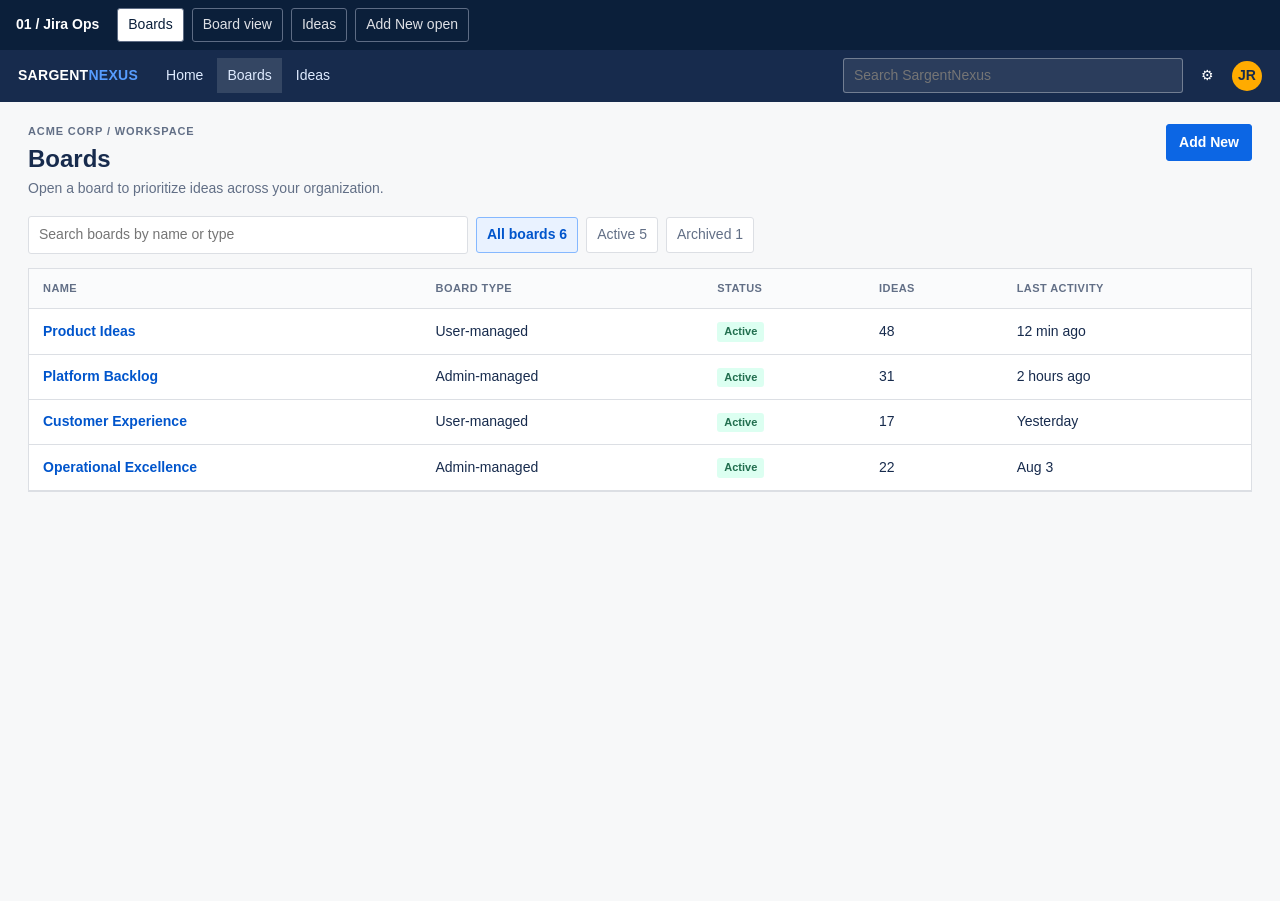
<file: SPEC/mockups/ideas-boards-comp-01-jira-ops.html>
<!doctype html>
<html lang="en">
<head>
<meta charset="utf-8">
<meta name="viewport" content="width=device-width,initial-scale=1">
<title>SargentNexus Ideas + Boards Comp 01 - Jira Ops</title>
<style>
:root{--nav:#172b4d;--blue:#0c66e4;--blue2:#0055cc;--bg:#f7f8f9;--card:#fff;--ink:#172b4d;--muted:#626f86;--line:#dcdfe4;--soft:#e9f2ff;--red:#ae2e24;--amber:#974f0c;--green:#216e4e;--r:4px}*{box-sizing:border-box}body{margin:0;font:14px/1.4 "IBM Plex Sans","Segoe UI",sans-serif;color:var(--ink);background:var(--bg)}button,input,select,textarea{font:inherit}.switcher{position:sticky;top:0;z-index:20;display:flex;align-items:center;gap:8px;padding:8px 16px;background:#0b1f3a;color:white;overflow:auto}.switcher strong{white-space:nowrap;margin-right:10px}.switcher button{border:1px solid #5e6c84;background:transparent;color:#dfe1e6;padding:6px 10px;border-radius:3px;white-space:nowrap;cursor:pointer}.switcher button.active{background:white;color:#0b1f3a}.app{min-height:calc(100vh - 49px)}.top{height:52px;background:var(--nav);color:white;display:flex;align-items:center;gap:18px;padding:0 18px}.brand{font-weight:800;letter-spacing:.02em}.top nav{display:flex;gap:4px}.top a{color:#deebff;text-decoration:none;padding:8px 10px}.top a.active{background:#ffffff20}.top .grow{flex:1}.top .global{width:min(340px,34vw);background:#ffffff16;border:1px solid #ffffff55;color:white;padding:7px 10px;border-radius:3px}.avatar{width:30px;height:30px;border-radius:50%;display:grid;place-items:center;background:#ffab00;color:#172b4d;font-weight:800}.page{display:none}.page.active{display:block}.wrap{padding:22px 28px}.heading{display:flex;align-items:flex-start;gap:18px;margin-bottom:18px}.heading>div:first-child{flex:1}.eyebrow{font-size:11px;text-transform:uppercase;letter-spacing:.08em;color:var(--muted);font-weight:700}.heading h1{font-size:24px;margin:3px 0}.heading p{color:var(--muted);margin:0}.btn{border:1px solid var(--line);background:white;color:var(--ink);padding:8px 12px;border-radius:3px;font-weight:700;cursor:pointer}.btn.primary{background:var(--blue);border-color:var(--blue);color:white}.btn.primary:hover{background:var(--blue2)}.toolbar{display:flex;gap:8px;align-items:center;margin-bottom:14px;flex-wrap:wrap}.toolbar input{min-width:280px;flex:1;max-width:440px;padding:8px 10px;border:1px solid var(--line);border-radius:3px}.chip{border:1px solid var(--line);background:white;padding:7px 10px;border-radius:3px;color:var(--muted)}.chip.on{background:var(--soft);border-color:#85b8ff;color:var(--blue2);font-weight:700}.tablebox{background:white;border:1px solid var(--line);overflow:auto}table{width:100%;border-collapse:collapse;min-width:720px}th,td{text-align:left;padding:12px 14px;border-bottom:1px solid var(--line)}th{font-size:11px;text-transform:uppercase;color:var(--muted);background:#fafbfc;letter-spacing:.04em}.boardname{font-weight:800;color:var(--blue2)}.status{display:inline-block;padding:2px 7px;border-radius:3px;background:#dcfff1;color:var(--green);font-size:11px;font-weight:800}.board-shell{height:calc(100vh - 101px);display:flex;flex-direction:column;overflow:hidden}.board-head{padding:16px 20px 12px;background:white;border-bottom:1px solid var(--line)}.board-head .heading{margin-bottom:12px}.board-head h1{font-size:22px}.lanes{display:flex;gap:12px;padding:14px 18px 22px;overflow:auto;align-items:flex-start;flex:1}.lane{width:286px;min-width:286px;background:#ebecf0;border-radius:5px;padding:9px}.lanehead{display:flex;align-items:center;gap:8px;padding:3px 5px 10px;font-size:12px;font-weight:800;text-transform:uppercase}.dot{width:8px;height:8px;border-radius:50%;background:var(--blue)}.count{margin-left:auto;color:var(--muted)}.idea{background:white;border:1px solid #0000;border-radius:4px;padding:10px;margin-bottom:8px;box-shadow:0 1px 1px #091e4240}.idea:hover{border-color:#85b8ff}.idea .key{font-size:11px;color:var(--muted)}.idea h3{font-size:14px;margin:4px 0 9px}.labels{display:flex;gap:5px;flex-wrap:wrap}.label{font-size:10px;font-weight:800;padding:2px 6px;border-radius:3px;background:#dfe1e6}.label.impact{background:#fff0b3;color:#7f5f01}.meta{display:flex;align-items:center;gap:8px;margin-top:10px;color:var(--muted);font-size:11px}.meta .grow{flex:1}.person{width:24px;height:24px;border-radius:50%;display:grid;place-items:center;background:#403294;color:white;font-weight:800}.formstage{display:grid;grid-template-columns:minmax(0,1fr) 420px;min-height:calc(100vh - 101px)}.context{padding:34px;background:#eef3f8}.context h2{font-size:24px;margin:0 0 6px}.context p{color:var(--muted);max-width:560px}.preview{margin-top:28px;max-width:520px}.drawer{background:white;border-left:1px solid var(--line);padding:22px;box-shadow:-6px 0 20px #091e4218}.drawer h2{margin:0}.drawer .sub{color:var(--muted);margin:4px 0 18px}.field{margin-bottom:14px}.field label{display:block;font-size:12px;font-weight:800;margin-bottom:5px}.field input,.field select,.field textarea{width:100%;border:1px solid #8590a2;border-radius:3px;padding:9px}.grid2{display:grid;grid-template-columns:1fr 1fr;gap:12px}.drawer footer{display:flex;justify-content:flex-end;gap:8px;margin-top:18px}.note{font-size:12px;background:var(--soft);border-left:3px solid var(--blue);padding:9px;color:#0747a6}.mobile-nav{display:none}@media(max-width:760px){.top nav,.global{display:none!important}.top{height:48px}.switcher{padding-inline:10px}.wrap{padding:18px 14px}.heading{align-items:stretch;flex-direction:column}.heading .btn{width:100%}.toolbar input{min-width:100%;max-width:none}.board-shell{height:calc(100vh - 97px)}.board-head{padding:12px}.board-head .heading{display:grid;grid-template-columns:1fr auto}.board-head .heading p{display:none}.lanes{padding:10px;scroll-snap-type:x mandatory}.lane{width:84vw;min-width:84vw;scroll-snap-align:start}.formstage{display:block}.context{display:none}.drawer{min-height:calc(100vh - 97px);border:0;padding:18px 14px}.grid2{grid-template-columns:1fr}.mobile-nav{display:block;color:#deebff;font-weight:700}.top .grow{flex:1}}@media(prefers-reduced-motion:reduce){*{scroll-behavior:auto!important}}
</style>
</head>
<body>
<div class="switcher" aria-label="Comp screens"><strong>01 / Jira Ops</strong><button class="active" data-page="boards">Boards</button><button data-page="board">Board view</button><button data-page="ideas">Ideas</button><button data-page="new">Add New open</button></div>
<div class="app">
<header class="top"><span class="brand">SARGENT<span style="color:#579dff">NEXUS</span></span><nav><a href="#">Home</a><a class="active" href="#">Boards</a><a href="#">Ideas</a></nav><span class="mobile-nav">Product Ideas</span><span class="grow"></span><input class="global" aria-label="Global search" placeholder="Search SargentNexus"><span>⚙</span><span class="avatar">JR</span></header>
<section class="page active" id="boards"><main class="wrap"><div class="heading"><div><div class="eyebrow">Acme Corp / Workspace</div><h1>Boards</h1><p>Open a board to prioritize ideas across your organization.</p></div><button class="btn primary open-new">Add New</button></div><div class="toolbar"><input placeholder="Search boards by name or type"><button class="chip on">All boards 6</button><button class="chip">Active 5</button><button class="chip">Archived 1</button></div><div class="tablebox"><table><thead><tr><th>Name</th><th>Board type</th><th>Status</th><th>Ideas</th><th>Last activity</th></tr></thead><tbody><tr><td class="boardname">Product Ideas</td><td>User-managed</td><td><span class="status">Active</span></td><td>48</td><td>12 min ago</td></tr><tr><td class="boardname">Platform Backlog</td><td>Admin-managed</td><td><span class="status">Active</span></td><td>31</td><td>2 hours ago</td></tr><tr><td class="boardname">Customer Experience</td><td>User-managed</td><td><span class="status">Active</span></td><td>17</td><td>Yesterday</td></tr><tr><td class="boardname">Operational Excellence</td><td>Admin-managed</td><td><span class="status">Active</span></td><td>22</td><td>Aug 3</td></tr></tbody></table></div></main></section>
<section class="page" id="board"><main class="board-shell"><div class="board-head"><div class="heading"><div><div class="eyebrow">Boards / Product Ideas</div><h1>Product Ideas</h1><p>Drag by the handle or open an idea to move it with the status field.</p></div><button class="btn primary open-new">Add New</button></div><div class="toolbar"><input placeholder="Search title, tag, assignee"><button class="chip on">All 12</button><button class="chip">Created by me 4</button><button class="chip">Assigned to me 3</button></div></div><div class="lanes" id="laneSet"></div></main></section>
<section class="page" id="ideas"><main class="wrap"><div class="heading"><div><div class="eyebrow">Workspace / My work</div><h1>Ideas</h1><p>Ideas you created or that need your contribution.</p></div><button class="btn primary open-new">Add New</button></div><div class="toolbar"><input placeholder="Search title, creator, assignee, or status"><button class="chip on">All 18</button><button class="chip">Created by me 7</button><button class="chip">Assigned to me 11</button></div><div class="tablebox"><table><thead><tr><th>Idea</th><th>Created by</th><th>Assigned to</th><th>Status</th><th>Created</th></tr></thead><tbody><tr><td><span class="boardname">Unified customer health score</span><br><small>PI-184 · Customer value</small></td><td>Mia Park</td><td>Jordan Reyes, Ana Liu</td><td><span class="label">IN REVIEW</span></td><td>Today</td></tr><tr><td><span class="boardname">Offline approval queue</span><br><small>PI-177 · Mobile</small></td><td>Jordan Reyes</td><td>Jordan Reyes</td><td><span class="label">IN PROGRESS</span></td><td>Yesterday</td></tr><tr><td><span class="boardname">Bulk import validation report</span><br><small>PI-162 · Administration</small></td><td>Tom Diaz</td><td>Jordan Reyes</td><td><span class="label">NEW</span></td><td>Aug 2</td></tr></tbody></table></div></main></section>
<section class="page" id="new"><main class="formstage"><div class="context"><div class="eyebrow">Product Ideas / New idea</div><h2>Shape the idea before it enters the board.</h2><p>Capture enough context for reviewers to understand the opportunity, then choose the impact and collaborators who can move it forward.</p><div class="idea preview"><span class="key">Preview · PI-NEW</span><h3 id="previewTitle">Unified customer timeline</h3><div class="labels"><span class="label impact">HIGH IMPACT</span><span class="label">CUSTOMER VALUE</span></div><div class="meta"><span>0 days ago</span><span class="grow"></span><span>△ 0</span><span>▱ 0</span><span class="person">JR</span></div></div></div><form class="drawer"><h2>Add New Idea</h2><p class="sub">Product Ideas · New / Pending</p><div class="field"><label for="title">Title</label><input id="title" value="Unified customer timeline" maxlength="150"></div><div class="field"><label for="desc">Description</label><textarea id="desc" rows="5" placeholder="What problem does this solve?"></textarea></div><div class="grid2"><div class="field"><label for="type">Idea Type</label><select id="type"><option>Continuous Improvement</option><option>Process Revision</option></select></div><div class="field"><label for="impact">Business Impact</label><select id="impact"><option>High</option><option>Critical</option><option>Medium</option><option>Low</option></select></div></div><div class="grid2"><div class="field"><label for="priority">Priority</label><select id="priority"><option>High</option><option>Medium</option><option>Low</option></select></div><div class="field"><label for="due">Due date</label><input id="due" type="date"></div></div><div class="field"><label for="assignees">Assignees</label><input id="assignees" value="Jordan Reyes, Ana Liu"></div><div class="field"><label for="tags">Tags</label><input id="tags" value="customer-value, analytics"></div><div class="note">The idea will start in <strong>New / Pending</strong>. You can move it after creation.</div><footer><button type="button" class="btn" data-page="board">Cancel</button><button type="button" class="btn primary">Create Idea</button></footer></form></main></section>
</div>
<script>
const data={"New / Pending":[["PI-184","Unified customer health score","HIGH IMPACT","customer-value","JR"],["PI-179","Voice note capture for field teams","MEDIUM IMPACT","mobile","AL"]],"In Review":[["PI-177","Offline approval queue","CRITICAL IMPACT","approvals","JR"],["PI-168","Configurable digest schedule","LOW IMPACT","notifications","MP"]],"In Progress":[["PI-162","Bulk import validation report","HIGH IMPACT","administration","TD"]],"Done":[["PI-141","Saved board filters","MEDIUM IMPACT","productivity","AL"]]};
const laneSet=document.querySelector('#laneSet');Object.entries(data).forEach(([name,cards],i)=>{laneSet.insertAdjacentHTML('beforeend',`<section class="lane"><div class="lanehead"><span class="dot" style="background:${['#0c66e4','#974f0c','#5e4db2','#216e4e'][i]}"></span>${name}<span class="count">${cards.length}</span></div>${cards.map(c=>`<article class="idea"><span class="key">⋮⋮ ${c[0]}</span><h3>${c[1]}</h3><div class="labels"><span class="label impact">${c[2]}</span><span class="label">${c[3]}</span></div><div class="meta"><span>${i+1} days ago</span><span class="grow"></span><span>△ ${i+2}</span><span>▱ ${i}</span><span class="person">${c[4]}</span></div></article>`).join('')}</section>`)});
function show(id){document.querySelectorAll('.page').forEach(x=>x.classList.toggle('active',x.id===id));document.querySelectorAll('.switcher button').forEach(x=>x.classList.toggle('active',x.dataset.page===id));scrollTo(0,0)}document.addEventListener('click',e=>{const id=e.target.dataset.page;if(id)show(id);if(e.target.closest('.open-new'))show('new')});document.querySelector('#title').addEventListener('input',e=>document.querySelector('#previewTitle').textContent=e.target.value||'Untitled idea');
</script>
</body>
</html>
</file>
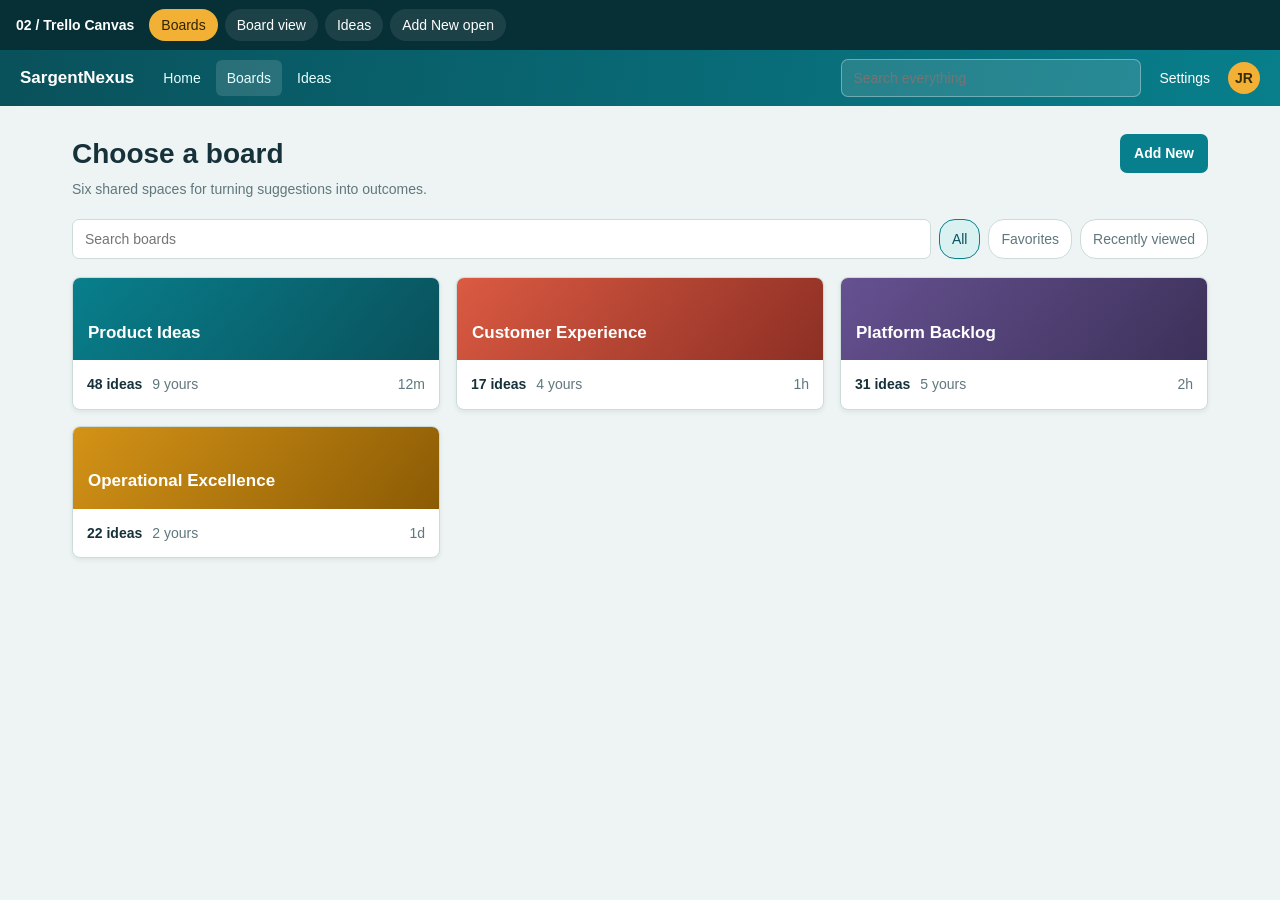
<file: SPEC/mockups/ideas-boards-comp-02-trello-canvas.html>
<!doctype html><html lang="en"><head><meta charset="utf-8"><meta name="viewport" content="width=device-width,initial-scale=1"><title>SargentNexus Comp 02 - Trello Canvas</title><style>
:root{--teal:#087f8c;--deep:#09515b;--sun:#f2b134;--coral:#db5a42;--violet:#665191;--bg:#edf4f3;--ink:#17313a;--muted:#60777d;--white:#fff;--line:#cbdcda}*{box-sizing:border-box}body{margin:0;font:14px/1.45 "Aptos","Segoe UI",sans-serif;color:var(--ink);background:var(--bg)}button,input,select,textarea{font:inherit}.demo{position:sticky;top:0;z-index:30;display:flex;align-items:center;gap:7px;padding:9px 16px;background:#072f36;color:white;overflow:auto}.demo b{white-space:nowrap;margin-right:8px}.demo button{white-space:nowrap;border:0;border-radius:16px;padding:6px 12px;background:#ffffff16;color:white;cursor:pointer}.demo button.on{background:var(--sun);color:#302400}.bar{height:56px;background:linear-gradient(100deg,var(--deep),var(--teal));display:flex;align-items:center;padding:0 20px;gap:18px;color:white}.brand{font-size:17px;font-weight:900}.bar nav{display:flex;gap:4px}.bar a{color:#e6ffff;text-decoration:none;padding:8px 11px;border-radius:6px}.bar a.on{background:#ffffff22}.bar .space{flex:1}.search{width:min(300px,30vw);padding:8px 11px;background:#ffffff20;border:1px solid #ffffff55;border-radius:7px;color:white}.user{width:32px;height:32px;border-radius:50%;display:grid;place-items:center;background:var(--sun);color:#382b06;font-weight:900}.view{display:none}.view.on{display:block}.container{max-width:1180px;margin:auto;padding:28px 22px}.head{display:flex;gap:18px;align-items:start;margin-bottom:20px}.head>div{flex:1}.head h1{font-size:28px;margin:0 0 4px}.head p{margin:0;color:var(--muted)}.primary,.secondary{border:0;border-radius:7px;padding:9px 14px;font-weight:800;cursor:pointer}.primary{background:var(--teal);color:white}.secondary{background:#dce9e7;color:var(--deep)}.filter{display:flex;gap:8px;margin-bottom:18px;flex-wrap:wrap}.filter input{flex:1;min-width:240px;padding:9px 12px;border:1px solid var(--line);border-radius:7px}.filter button{border:1px solid var(--line);background:white;border-radius:16px;padding:7px 12px;color:var(--muted)}.filter button.on{color:var(--deep);border-color:var(--teal);background:#d9f2f1}.tiles{display:grid;grid-template-columns:repeat(3,1fr);gap:16px}.tile{background:white;border:1px solid var(--line);border-radius:8px;overflow:hidden;box-shadow:0 2px 5px #17313a14;cursor:pointer}.tile .cover{height:82px;padding:15px;color:white;display:flex;align-items:flex-end;font-size:17px;font-weight:900}.tile .body{padding:14px;display:flex;align-items:center;gap:10px;color:var(--muted)}.tile .body strong{color:var(--ink)}.tile .body span:last-child{margin-left:auto}.board{min-height:calc(100vh - 105px);background:linear-gradient(145deg,#0b7881,#105965);padding:18px}.boardtop{display:flex;align-items:center;gap:12px;color:white;margin-bottom:14px;flex-wrap:wrap}.boardtop h1{font-size:22px;margin:0}.boardtop .space{flex:1}.boardtop input{width:280px;padding:8px;border:0;border-radius:7px}.pills{display:flex;gap:6px}.pills button{border:0;background:#ffffff1e;color:white;padding:7px 10px;border-radius:16px}.pills .on{background:white;color:var(--deep)}.lanes{display:flex;gap:13px;overflow:auto;align-items:flex-start;scroll-snap-type:x proximity}.lane{width:280px;min-width:280px;background:#e8efee;border-radius:8px;padding:10px;scroll-snap-align:start}.lane h2{font-size:13px;margin:2px 5px 10px;display:flex}.lane h2 span{margin-left:auto;color:var(--muted)}.card{background:white;border-radius:7px;padding:11px;margin-bottom:9px;box-shadow:0 1px 2px #17313a45}.bars{display:flex;gap:4px;margin-bottom:7px}.bars i{display:block;width:34px;height:6px;border-radius:4px;background:var(--coral)}.bars i:nth-child(2){background:var(--sun)}.card h3{font-size:14px;margin:0 0 9px}.tags{display:flex;gap:5px;flex-wrap:wrap}.tag{font-size:10px;background:#e8eeed;padding:2px 6px;border-radius:4px}.foot{display:flex;align-items:center;gap:8px;color:var(--muted);font-size:11px;margin-top:10px}.foot .space{flex:1}.mini{width:24px;height:24px;border-radius:50%;display:grid;place-items:center;color:white;background:var(--violet);font-weight:900}.ideas{display:grid;grid-template-columns:220px 1fr;gap:20px}.side{background:#dfecea;border-radius:8px;padding:12px;height:max-content}.side button{display:block;width:100%;text-align:left;border:0;background:transparent;padding:10px;border-radius:6px;color:var(--muted)}.side button.on{background:white;color:var(--teal);font-weight:900}.ideaRows{background:white;border-radius:8px;border:1px solid var(--line);overflow:hidden}.row{display:grid;grid-template-columns:1fr 140px 140px 110px;gap:12px;padding:14px 16px;border-bottom:1px solid var(--line);align-items:center}.row strong{color:var(--deep)}.row small{display:block;color:var(--muted)}.status{font-size:10px;font-weight:900;background:#d9f2f1;color:var(--deep);border-radius:10px;padding:3px 7px;width:max-content}.overlay{position:fixed;inset:0;z-index:50;background:#082f36aa;display:flex;align-items:center;justify-content:center;padding:20px}.modal{background:#f5f9f8;border-radius:10px;width:min(900px,100%);max-height:90vh;overflow:auto;box-shadow:0 24px 70px #061e22aa}.accent{height:10px;background:linear-gradient(90deg,var(--sun),var(--coral),var(--violet));border-radius:10px 10px 0 0}.modalhead{padding:20px 24px 8px;display:flex;align-items:start}.modalhead h2{margin:0}.modalhead p{margin:3px 0;color:var(--muted)}.modalhead button{margin-left:auto;border:0;background:transparent;font-size:22px}.form{display:grid;grid-template-columns:1fr 250px;gap:20px;padding:14px 24px 24px}.field{margin-bottom:14px}.field label{display:block;font-size:12px;font-weight:900;margin-bottom:5px}.field input,.field textarea,.field select{width:100%;padding:9px;border:1px solid #9bb2af;border-radius:6px;background:white}.rail{background:#e4efed;border-radius:8px;padding:14px}.rail .field{margin-bottom:12px}.actions{display:flex;justify-content:flex-end;gap:8px;grid-column:1/-1}.mobiletitle{display:none}@media(max-width:760px){.bar nav,.search{display:none}.mobiletitle{display:block}.container{padding:20px 14px}.head{flex-direction:column}.head .primary{width:100%}.tiles{grid-template-columns:1fr}.board{padding:12px}.boardtop input{width:100%;order:5}.lane{width:84vw;min-width:84vw}.ideas{display:block}.side{display:flex;overflow:auto;margin-bottom:12px}.side button{white-space:nowrap;width:auto}.row{grid-template-columns:1fr 92px}.row>*:nth-child(2),.row>*:nth-child(3){display:none}.form{grid-template-columns:1fr;padding:12px 16px 18px}.rail{display:grid;grid-template-columns:1fr 1fr;gap:10px}.actions{position:sticky;bottom:0;background:#f5f9f8;padding-top:10px}}
</style></head><body><div class="demo"><b>02 / Trello Canvas</b><button class="on" data-v="boards">Boards</button><button data-v="board">Board view</button><button data-v="ideas">Ideas</button><button data-v="new">Add New open</button></div><header class="bar"><span class="brand">SargentNexus</span><nav><a href="#">Home</a><a class="on" href="#">Boards</a><a href="#">Ideas</a></nav><span class="mobiletitle">Acme workspace</span><span class="space"></span><input class="search" placeholder="Search everything"><span>Settings</span><span class="user">JR</span></header>
<section class="view on" id="boards"><main class="container"><div class="head"><div><h1>Choose a board</h1><p>Six shared spaces for turning suggestions into outcomes.</p></div><button class="primary add">Add New</button></div><div class="filter"><input placeholder="Search boards"><button class="on">All</button><button>Favorites</button><button>Recently viewed</button></div><div class="tiles"><article class="tile"><div class="cover" style="background:linear-gradient(130deg,#087f8c,#09515b)">Product Ideas</div><div class="body"><strong>48 ideas</strong><span>9 yours</span><span>12m</span></div></article><article class="tile"><div class="cover" style="background:linear-gradient(130deg,#db5a42,#8c2f24)">Customer Experience</div><div class="body"><strong>17 ideas</strong><span>4 yours</span><span>1h</span></div></article><article class="tile"><div class="cover" style="background:linear-gradient(130deg,#665191,#3c3159)">Platform Backlog</div><div class="body"><strong>31 ideas</strong><span>5 yours</span><span>2h</span></div></article><article class="tile"><div class="cover" style="background:linear-gradient(130deg,#d49317,#8b5b04)">Operational Excellence</div><div class="body"><strong>22 ideas</strong><span>2 yours</span><span>1d</span></div></article></div></main></section>
<section class="view" id="board"><main class="board"><div class="boardtop"><h1>Product Ideas</h1><div class="pills"><button class="on">All</button><button>Created by me</button><button>Assigned to me</button></div><span class="space"></span><input placeholder="Search title, tag, assignee"><button class="primary add">Add New</button></div><div class="lanes" id="lanes"></div></main></section>
<section class="view" id="ideas"><main class="container"><div class="head"><div><h1>Your ideas</h1><p>A focused view of everything you started or joined.</p></div><button class="primary add">Add New</button></div><div class="ideas"><aside class="side"><button class="on">All ideas 18</button><button>Created by me 7</button><button>Assigned to me 11</button><button>Recently updated 6</button></aside><div class="ideaRows"><div class="row"><div><strong>Unified customer health score</strong><small>Product Ideas / PI-184</small></div><span>Mia Park</span><span>Jordan + 1</span><i class="status">IN REVIEW</i></div><div class="row"><div><strong>Offline approval queue</strong><small>Product Ideas / PI-177</small></div><span>Jordan Reyes</span><span>Jordan</span><i class="status">IN PROGRESS</i></div><div class="row"><div><strong>Bulk import validation report</strong><small>Platform Backlog / PB-82</small></div><span>Tom Diaz</span><span>Jordan</span><i class="status">NEW</i></div></div></div></main></section>
<section class="view" id="new"><div class="overlay"><form class="modal"><div class="accent"></div><div class="modalhead"><div><h2>Add New Idea</h2><p>Product Ideas / New / Pending</p></div><button type="button" data-v="board" aria-label="Close">x</button></div><div class="form"><div><div class="field"><label>Title</label><input value="Unified customer timeline"></div><div class="field"><label>Description</label><textarea rows="8" placeholder="Describe the opportunity, affected people, and expected outcome."></textarea></div><div class="field"><label>Tags</label><input value="customer-value, analytics"></div><div class="field"><label>Assignees</label><input value="Jordan Reyes, Ana Liu"></div></div><aside class="rail"><div class="field"><label>Idea Type</label><select><option>Continuous Improvement</option><option>Process Revision</option></select></div><div class="field"><label>Business Impact</label><select><option>High</option><option>Critical</option><option>Medium</option></select></div><div class="field"><label>Priority</label><select><option>High</option><option>Medium</option></select></div><div class="field"><label>Due date</label><input type="date"></div></aside><div class="actions"><button type="button" class="secondary" data-v="board">Cancel</button><button type="button" class="primary">Create Idea</button></div></div></form></div></section>
<script>const cards=['Unified customer health score','Voice note capture for field teams','Offline approval queue','Configurable digest schedule','Bulk import validation report','Saved board filters'];const states=['New / Pending','In Review','In Progress','Done'];document.querySelector('#lanes').innerHTML=states.map((s,i)=>`<section class="lane"><h2>${s}<span>${i===0?2:i===1?2:1}</span></h2>${cards.slice(i,i+2).map((x,j)=>`<article class="card"><div class="bars"><i></i><i></i></div><h3>${x}</h3><div class="tags"><span class="tag">${j?'mobile':'customer-value'}</span><span class="tag">high impact</span></div><div class="foot"><span>${i+1} days ago</span><span class="space"></span><span>^ ${i+2}</span><span>comments ${j+1}</span><span class="mini">${j?'AL':'JR'}</span></div></article>`).join('')}</section>`).join('');function show(v){document.querySelectorAll('.view').forEach(x=>x.classList.toggle('on',x.id===v));document.querySelectorAll('.demo button').forEach(x=>x.classList.toggle('on',x.dataset.v===v));scrollTo(0,0)}document.addEventListener('click',e=>{if(e.target.dataset.v)show(e.target.dataset.v);if(e.target.closest('.add'))show('new')});</script></body></html>
</file>
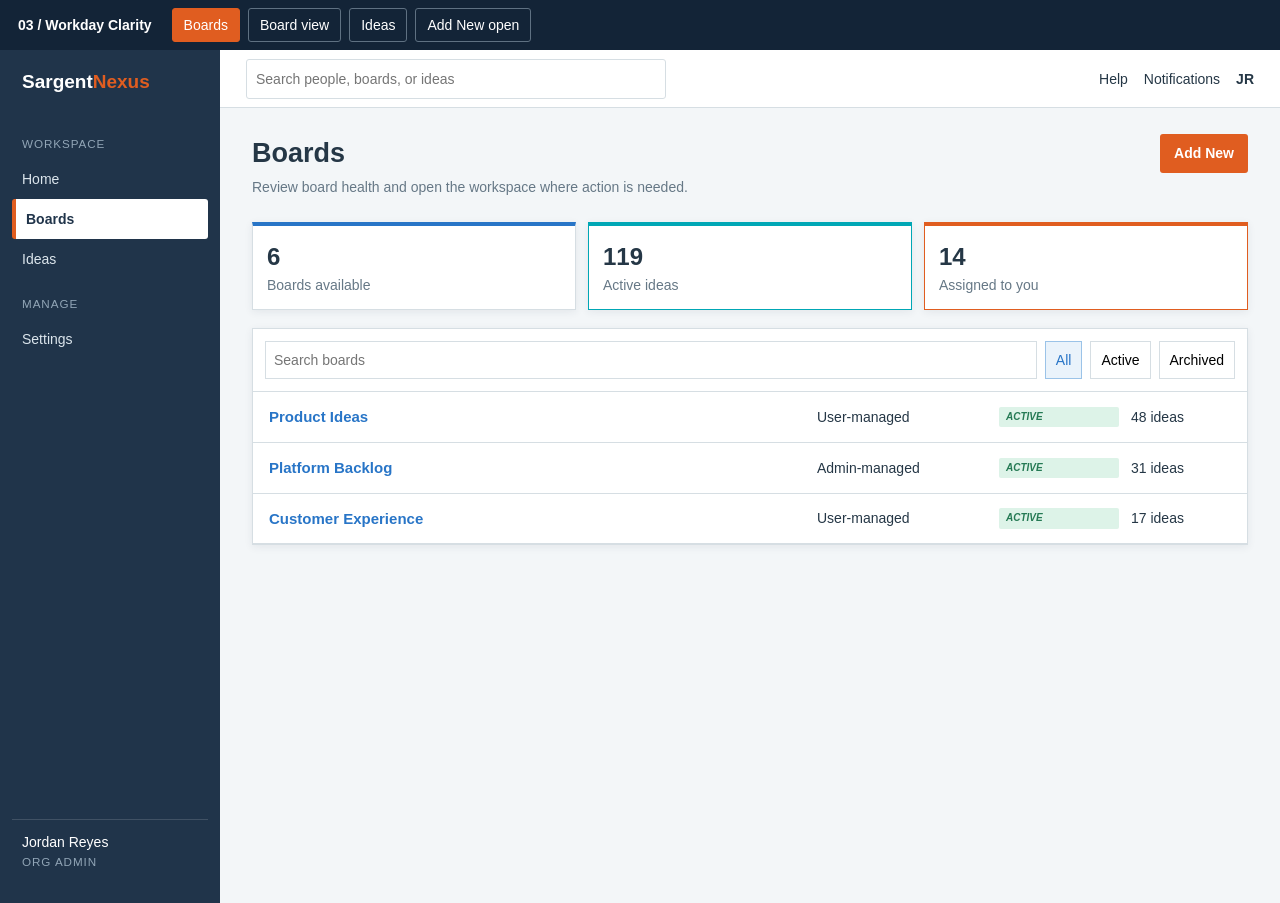
<file: SPEC/mockups/ideas-boards-comp-03-workday-clarity.html>
<!doctype html><html lang="en"><head><meta charset="utf-8"><meta name="viewport" content="width=device-width,initial-scale=1"><title>SargentNexus Comp 03 - Workday Clarity</title><style>
:root{--orange:#e05d20;--navy:#20344a;--blue:#2875c7;--cyan:#00a7b5;--bg:#f3f6f8;--white:#fff;--ink:#253746;--muted:#667886;--line:#d6dee3;--green:#257a54;--shadow:0 2px 8px #20344a14}*{box-sizing:border-box}body{margin:0;background:var(--bg);color:var(--ink);font:14px/1.45 "Trebuchet MS","Segoe UI",sans-serif}button,input,select,textarea{font:inherit}.demo{position:sticky;top:0;z-index:30;background:#132437;color:white;padding:8px 18px;display:flex;gap:8px;align-items:center;overflow:auto}.demo strong{margin-right:12px;white-space:nowrap}.demo button{border:1px solid #5f7182;color:white;background:transparent;border-radius:3px;padding:6px 11px;white-space:nowrap}.demo .on{background:var(--orange);border-color:var(--orange)}.shell{display:grid;grid-template-columns:220px 1fr;min-height:calc(100vh - 47px)}.rail{background:var(--navy);color:white;padding:18px 12px}.logo{font-size:19px;font-weight:900;padding:0 10px 24px}.logo i{color:var(--orange);font-style:normal}.rail small{display:block;text-transform:uppercase;letter-spacing:.08em;color:#91a5b6;padding:16px 10px 6px}.rail a{display:block;color:#dbe5ec;text-decoration:none;padding:10px;border-radius:3px}.rail a.on{background:white;color:var(--navy);font-weight:900;border-left:4px solid var(--orange)}.rail .profile{position:sticky;top:calc(100vh - 80px);padding:12px 10px;border-top:1px solid #ffffff25}.content{min-width:0}.top{height:58px;background:white;border-bottom:1px solid var(--line);display:flex;align-items:center;gap:16px;padding:0 26px}.top input{width:min(420px,50vw);padding:9px;border:1px solid var(--line);border-radius:3px}.top .space{flex:1}.view{display:none}.view.on{display:block}.page{padding:26px 32px}.heading{display:flex;gap:20px;align-items:start;margin-bottom:20px}.heading>div{flex:1}.heading h1{font-size:27px;margin:0}.heading p{color:var(--muted);margin:4px 0}.primary,.quiet{border:0;border-radius:3px;padding:9px 14px;font-weight:900;cursor:pointer}.primary{background:var(--orange);color:white}.quiet{background:#e4ebef;color:var(--navy)}.summary{display:grid;grid-template-columns:repeat(3,1fr);gap:12px;margin-bottom:18px}.metric{background:white;border:1px solid var(--line);border-top:4px solid var(--blue);padding:14px;box-shadow:var(--shadow)}.metric:nth-child(2){border-color:var(--cyan)}.metric:nth-child(3){border-color:var(--orange)}.metric b{font-size:24px;display:block}.metric span{color:var(--muted)}.panel{background:white;border:1px solid var(--line);box-shadow:var(--shadow)}.tools{display:flex;gap:8px;padding:12px;border-bottom:1px solid var(--line);flex-wrap:wrap}.tools input{flex:1;min-width:240px;padding:8px;border:1px solid var(--line)}.tools button{border:1px solid var(--line);background:white;padding:7px 10px}.tools .active{background:#eaf3fb;color:var(--blue);border-color:#9bc3e8}.boardlist{display:grid}.boardrow{display:grid;grid-template-columns:1fr 170px 120px 100px;gap:12px;align-items:center;padding:14px 16px;border-bottom:1px solid var(--line)}.boardrow strong{color:var(--blue);font-size:15px}.badge{display:inline-block;font-size:10px;font-weight:900;background:#ddf3e8;color:var(--green);padding:3px 7px;border-radius:2px}.kanban{padding:22px 26px}.boardhead{display:flex;gap:16px;align-items:start;margin-bottom:18px}.boardhead>div{flex:1}.boardhead h1{margin:0}.boardhead p{margin:4px 0;color:var(--muted)}.boardtools{display:flex;gap:8px;flex-wrap:wrap}.boardtools input{padding:8px;border:1px solid var(--line);min-width:260px}.lanes{display:grid;grid-template-columns:repeat(4,minmax(245px,1fr));gap:12px;overflow:auto}.lane{background:#e9eef1;border-top:4px solid var(--blue);min-width:245px;padding:10px}.lane:nth-child(2){border-color:#8e5bb7}.lane:nth-child(3){border-color:var(--orange)}.lane:nth-child(4){border-color:var(--green)}.lane h2{font-size:13px;margin:0 2px 10px;display:flex}.lane h2 span{margin-left:auto}.card{background:white;border:1px solid var(--line);padding:11px;margin-bottom:8px}.card h3{font-size:14px;margin:4px 0 8px;color:var(--navy)}.key{font-size:10px;color:var(--muted)}.impact{display:inline-block;border-left:4px solid var(--orange);padding:2px 6px;background:#fff2eb;font-size:10px;font-weight:900}.meta{display:flex;gap:8px;align-items:center;color:var(--muted);font-size:11px;margin-top:10px}.meta span:nth-child(2){margin-left:auto}.avatar{width:24px;height:24px;border-radius:50%;display:grid;place-items:center;background:var(--blue);color:white;font-weight:900}.ideaTable{width:100%;border-collapse:collapse;min-width:700px}.ideaTable th,.ideaTable td{text-align:left;padding:12px 15px;border-bottom:1px solid var(--line)}.ideaTable th{font-size:11px;text-transform:uppercase;color:var(--muted);background:#f8fafb}.ideaTable strong{color:var(--blue)}.compose{display:grid;grid-template-columns:1fr 430px;min-height:calc(100vh - 105px)}.composecontext{padding:32px;background:#e8eef2}.composecontext h1{font-size:27px;margin:0}.steps{display:grid;gap:10px;margin-top:24px}.step{background:white;border:1px solid var(--line);padding:14px;display:flex;gap:12px}.num{width:28px;height:28px;border-radius:50%;display:grid;place-items:center;background:var(--navy);color:white}.taskpanel{background:white;border-left:1px solid var(--line);padding:24px;box-shadow:-4px 0 14px #20344a12}.taskpanel h2{margin:0}.taskpanel>p{color:var(--muted);margin:4px 0 18px}.field{margin-bottom:14px}.field label{display:block;font-weight:900;font-size:12px;margin-bottom:5px}.field input,.field select,.field textarea{width:100%;padding:9px;border:1px solid #9aaab5}.twocol{display:grid;grid-template-columns:1fr 1fr;gap:10px}.actions{display:flex;justify-content:flex-end;gap:8px;border-top:1px solid var(--line);padding-top:16px}.mobilebar{display:none}@media(max-width:780px){.shell{display:block}.rail{display:none}.mobilebar{display:block;font-weight:900}.top{padding:0 14px}.top input{display:none}.page,.kanban{padding:18px 14px}.heading,.boardhead{flex-direction:column}.heading .primary,.boardhead .primary{width:100%}.summary{grid-template-columns:1fr 1fr}.metric:last-child{grid-column:1/-1}.boardrow{grid-template-columns:1fr 90px}.boardrow>*:nth-child(2),.boardrow>*:nth-child(4){display:none}.lanes{display:flex;scroll-snap-type:x mandatory}.lane{width:84vw;min-width:84vw;scroll-snap-align:start}.compose{display:block}.composecontext{display:none}.taskpanel{min-height:calc(100vh - 105px);padding:20px 14px;border:0}.twocol{grid-template-columns:1fr}.ideaTable{min-width:650px}}
</style></head><body><div class="demo"><strong>03 / Workday Clarity</strong><button class="on" data-v="boards">Boards</button><button data-v="board">Board view</button><button data-v="ideas">Ideas</button><button data-v="new">Add New open</button></div><div class="shell"><aside class="rail"><div class="logo">Sargent<i>Nexus</i></div><small>Workspace</small><a href="#">Home</a><a class="on" href="#">Boards</a><a href="#">Ideas</a><small>Manage</small><a href="#">Settings</a><div class="profile">Jordan Reyes<br><small style="padding:2px 0">Org Admin</small></div></aside><div class="content"><header class="top"><span class="mobilebar">SargentNexus</span><input placeholder="Search people, boards, or ideas"><span class="space"></span><span>Help</span><span>Notifications</span><strong>JR</strong></header>
<section class="view on" id="boards"><main class="page"><div class="heading"><div><h1>Boards</h1><p>Review board health and open the workspace where action is needed.</p></div><button class="primary add">Add New</button></div><div class="summary"><div class="metric"><b>6</b><span>Boards available</span></div><div class="metric"><b>119</b><span>Active ideas</span></div><div class="metric"><b>14</b><span>Assigned to you</span></div></div><div class="panel"><div class="tools"><input placeholder="Search boards"><button class="active">All</button><button>Active</button><button>Archived</button></div><div class="boardlist"><div class="boardrow"><strong>Product Ideas</strong><span>User-managed</span><i class="badge">ACTIVE</i><span>48 ideas</span></div><div class="boardrow"><strong>Platform Backlog</strong><span>Admin-managed</span><i class="badge">ACTIVE</i><span>31 ideas</span></div><div class="boardrow"><strong>Customer Experience</strong><span>User-managed</span><i class="badge">ACTIVE</i><span>17 ideas</span></div></div></div></main></section>
<section class="view" id="board"><main class="kanban"><div class="boardhead"><div><h1>Product Ideas</h1><p>Acme Corp / User-managed / 48 ideas</p></div><div class="boardtools"><input placeholder="Search title, tag, assignee"><button class="quiet">All</button><button class="quiet">Mine</button><button class="primary add">Add New</button></div></div><div class="lanes" id="lanes"></div></main></section>
<section class="view" id="ideas"><main class="page"><div class="heading"><div><h1>Ideas</h1><p>Track the work you started and the ideas waiting for your input.</p></div><button class="primary add">Add New</button></div><div class="panel"><div class="tools"><input placeholder="Search all visible fields"><button class="active">All 18</button><button>Created by me 7</button><button>Assigned to me 11</button></div><div style="overflow:auto"><table class="ideaTable"><thead><tr><th>Title</th><th>Created by</th><th>Assigned to</th><th>Status</th><th>Created</th></tr></thead><tbody><tr><td><strong>Unified customer health score</strong></td><td>Mia Park</td><td>Jordan Reyes +1</td><td>In Review</td><td>Today</td></tr><tr><td><strong>Offline approval queue</strong></td><td>Jordan Reyes</td><td>Jordan Reyes</td><td>In Progress</td><td>Yesterday</td></tr><tr><td><strong>Bulk import validation report</strong></td><td>Tom Diaz</td><td>Jordan Reyes</td><td>New</td><td>Aug 2</td></tr></tbody></table></div></div></main></section>
<section class="view" id="new"><main class="compose"><div class="composecontext"><h1>Add an idea with enough context to act.</h1><p>Clear intake reduces follow-up and helps reviewers compare impact across the board.</p><div class="steps"><div class="step"><span class="num">1</span><div><strong>Describe the opportunity</strong><br><small>Lead with the user or operational problem.</small></div></div><div class="step"><span class="num">2</span><div><strong>Classify impact</strong><br><small>Choose one Idea Type and Business Impact.</small></div></div><div class="step"><span class="num">3</span><div><strong>Invite collaborators</strong><br><small>Add up to five active assignees.</small></div></div></div></div><form class="taskpanel"><h2>Add New Idea</h2><p>Product Ideas / New / Pending</p><div class="field"><label>Title</label><input value="Unified customer timeline"></div><div class="field"><label>Description</label><textarea rows="6" placeholder="Describe the problem and expected outcome"></textarea></div><div class="twocol"><div class="field"><label>Idea Type</label><select><option>Continuous Improvement</option><option>Process Revision</option></select></div><div class="field"><label>Business Impact</label><select><option>High</option><option>Critical</option></select></div><div class="field"><label>Priority</label><select><option>High</option><option>Medium</option></select></div><div class="field"><label>Due date</label><input type="date"></div></div><div class="field"><label>Assignees</label><input value="Jordan Reyes, Ana Liu"></div><div class="field"><label>Tags</label><input value="customer-value, analytics"></div><div class="actions"><button class="quiet" type="button" data-v="board">Cancel</button><button class="primary" type="button">Create Idea</button></div></form></main></section>
</div></div><script>const states=['New / Pending','In Review','In Progress','Done'],cards=['Unified customer health score','Voice note capture for field teams','Offline approval queue','Configurable digest schedule','Bulk import validation report'];document.querySelector('#lanes').innerHTML=states.map((s,i)=>`<section class="lane"><h2>${s}<span>${i+1}</span></h2>${cards.slice(i,i+2).map((c,j)=>`<article class="card"><span class="key">PI-${184-i*7-j}</span><h3>${c}</h3><span class="impact">${j?'MEDIUM':'HIGH'} IMPACT</span><div class="meta"><span>${i+1} days ago</span><span>^ ${i+2}</span><span>comments ${j}</span><i class="avatar">${j?'AL':'JR'}</i></div></article>`).join('')}</section>`).join('');function show(v){document.querySelectorAll('.view').forEach(x=>x.classList.toggle('on',x.id===v));document.querySelectorAll('.demo button').forEach(x=>x.classList.toggle('on',x.dataset.v===v));scrollTo(0,0)}document.addEventListener('click',e=>{if(e.target.dataset.v)show(e.target.dataset.v);if(e.target.closest('.add'))show('new')});</script></body></html>
</file>
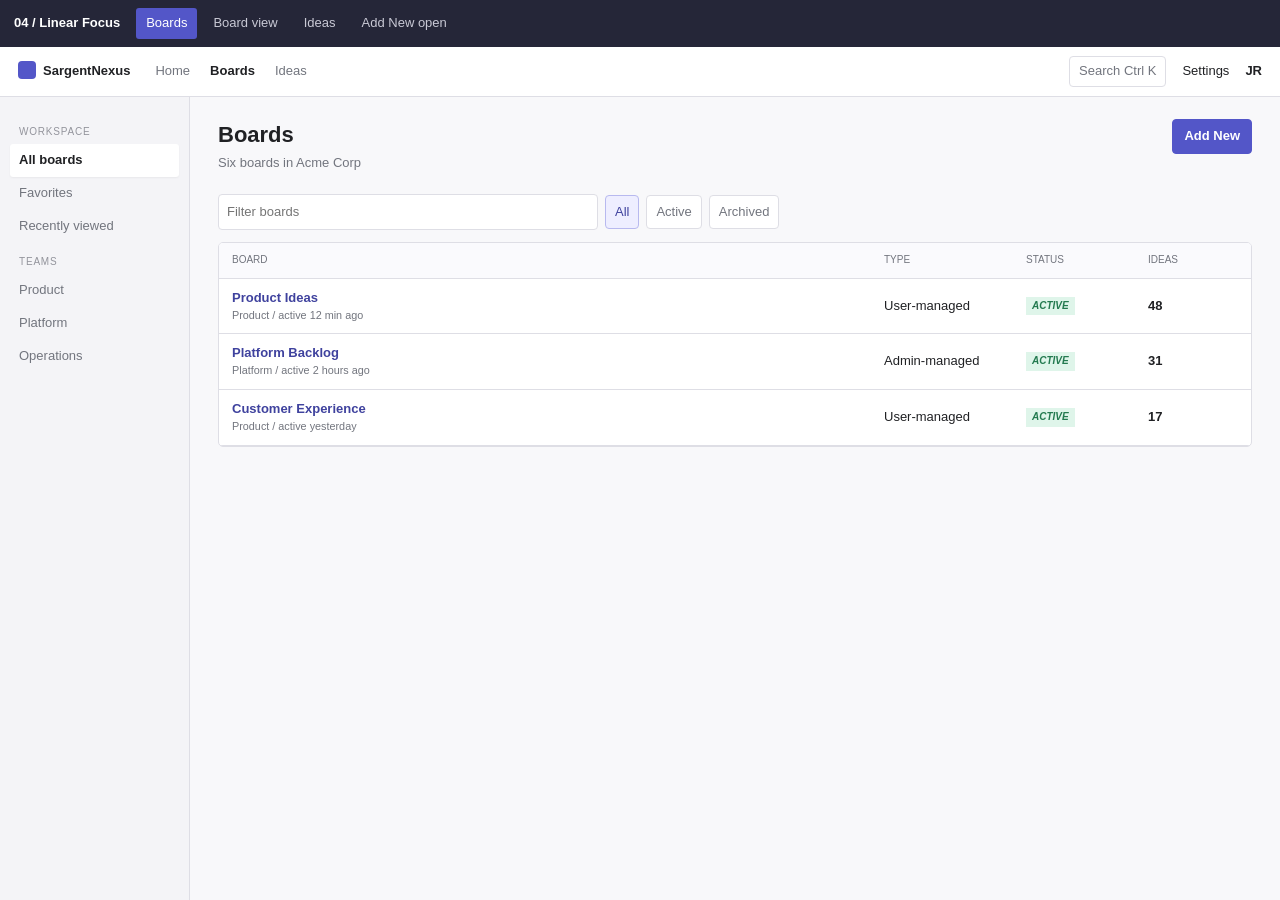
<file: SPEC/mockups/ideas-boards-comp-04-linear-focus.html>
<!doctype html><html lang="en"><head><meta charset="utf-8"><meta name="viewport" content="width=device-width,initial-scale=1"><title>SargentNexus Comp 04 - Linear Focus</title><style>
:root{--ink:#202124;--muted:#72757e;--bg:#f8f8fa;--white:#fff;--line:#dedee5;--indigo:#5356c8;--indigo2:#3f429e;--lav:#eeeeff;--mint:#dff5ea;--green:#247a50;--red:#c04444;--amber:#b26d16}*{box-sizing:border-box}body{margin:0;background:var(--bg);color:var(--ink);font:13px/1.45 "IBM Plex Sans","Segoe UI",sans-serif}button,input,select,textarea{font:inherit}.demo{position:sticky;top:0;z-index:30;display:flex;align-items:center;gap:6px;padding:8px 14px;background:#252638;color:white;overflow:auto}.demo b{white-space:nowrap;margin-right:10px}.demo button{border:0;background:transparent;color:#c9c9d5;padding:6px 10px}.demo .on{background:#5356c8;color:white;border-radius:3px}.appbar{height:50px;background:white;border-bottom:1px solid var(--line);display:flex;align-items:center;gap:16px;padding:0 18px}.brand{font-weight:900}.brand i{display:inline-block;width:18px;height:18px;background:var(--indigo);border-radius:4px;vertical-align:-4px;margin-right:7px}.appbar nav{display:flex;gap:2px}.appbar a{text-decoration:none;color:var(--muted);padding:7px 9px}.appbar a.on{color:var(--ink);font-weight:800}.appbar .space{flex:1}.cmd{color:var(--muted);border:1px solid var(--line);padding:5px 9px;border-radius:4px}.view{display:none}.view.on{display:block}.layout{display:grid;grid-template-columns:190px minmax(0,1fr);min-height:calc(100vh - 97px)}.side{border-right:1px solid var(--line);padding:16px 10px;background:#f4f4f7}.side small{display:block;color:#93949c;text-transform:uppercase;font-size:10px;letter-spacing:.08em;padding:12px 9px 5px}.side a{display:block;text-decoration:none;color:var(--muted);padding:7px 9px;border-radius:3px}.side a.on{background:white;color:var(--ink);font-weight:800;box-shadow:0 1px 2px #0000000d}.main{padding:22px 28px;min-width:0}.head{display:flex;align-items:start;gap:18px;margin-bottom:18px}.head>div{flex:1}.head h1{margin:0;font-size:22px}.head p{margin:3px 0;color:var(--muted)}.primary,.ghost{border:1px solid var(--line);border-radius:4px;padding:7px 11px;font-weight:800}.primary{background:var(--indigo);border-color:var(--indigo);color:white}.ghost{background:white;color:var(--muted)}.controls{display:flex;gap:7px;align-items:center;margin-bottom:12px;flex-wrap:wrap}.controls input{width:min(380px,100%);padding:8px;border:1px solid var(--line);border-radius:4px}.controls button{border:1px solid var(--line);background:white;padding:7px 9px;color:var(--muted);border-radius:4px}.controls .on{background:var(--lav);color:var(--indigo2);border-color:#b8b9ef}.list{border:1px solid var(--line);background:white;border-radius:5px;overflow:hidden}.listhead,.item{display:grid;grid-template-columns:minmax(220px,1fr) 130px 110px 90px;gap:12px;align-items:center;padding:10px 13px;border-bottom:1px solid var(--line)}.listhead{font-size:10px;text-transform:uppercase;color:var(--muted);background:#fafafd}.item:hover{background:#fafaff}.item strong{color:var(--indigo2)}.item small{color:var(--muted);display:block}.state{font-size:10px;font-weight:900;padding:2px 6px;background:var(--mint);color:var(--green);width:max-content}.board{padding:16px 18px 24px;min-width:0}.boardHead{display:flex;align-items:center;gap:12px;margin-bottom:12px}.boardHead h1{font-size:20px;margin:0}.boardHead .space{flex:1}.boardHead input{padding:7px;border:1px solid var(--line);width:260px}.lanes{display:flex;gap:9px;overflow:auto;align-items:flex-start;scroll-snap-type:x proximity}.lane{min-width:272px;width:272px}.lane h2{font-size:12px;margin:0;padding:8px 7px;display:flex;color:var(--muted)}.lane h2 span{margin-left:auto}.card{background:white;border:1px solid var(--line);border-radius:5px;padding:10px;margin-bottom:7px}.card:hover{border-color:#a9aaf0}.card .key{color:var(--muted);font-size:10px}.card h3{font-size:13px;margin:4px 0 9px}.tag{font-size:10px;padding:2px 5px;background:#eeeef2;color:#62636b}.meta{display:flex;gap:7px;align-items:center;color:var(--muted);font-size:10px;margin-top:9px}.meta span:first-child{margin-right:auto}.face{width:21px;height:21px;border-radius:50%;display:grid;place-items:center;background:var(--indigo2);color:white;font-size:8px;font-weight:900}.composer{max-width:920px;margin:24px auto;background:white;border:1px solid var(--line);border-radius:6px;box-shadow:0 8px 32px #25263814;overflow:hidden}.composerHead{padding:16px 20px;border-bottom:1px solid var(--line);display:flex}.composerHead h1{font-size:18px;margin:0}.composerHead span{margin-left:auto;color:var(--muted)}.composerBody{display:grid;grid-template-columns:1fr 240px}.editor{padding:20px}.editor input.title{font-size:22px;font-weight:800;border:0;border-bottom:1px solid var(--line);width:100%;padding:8px 0;margin-bottom:16px}.editor textarea{width:100%;min-height:270px;border:0;resize:vertical;padding:4px 0}.editor input:focus,.editor textarea:focus{outline:none}.properties{border-left:1px solid var(--line);background:#fafafd;padding:16px}.field{margin-bottom:13px}.field label{display:block;font-size:10px;text-transform:uppercase;color:var(--muted);font-weight:900;margin-bottom:4px}.field select,.field input{width:100%;padding:7px;border:1px solid var(--line);background:white}.composerFoot{border-top:1px solid var(--line);padding:12px 16px;display:flex;justify-content:flex-end;gap:7px}.mobile{display:none}@media(max-width:760px){.appbar nav,.cmd{display:none}.mobile{display:block}.layout{display:block}.side{display:none}.main{padding:18px 12px}.head{flex-direction:column}.head .primary{width:100%}.listhead,.item{grid-template-columns:1fr 90px}.listhead>*:nth-child(2),.listhead>*:nth-child(4),.item>*:nth-child(2),.item>*:nth-child(4){display:none}.board{padding:12px}.boardHead{flex-wrap:wrap}.boardHead input{order:5;width:100%}.lane{width:85vw;min-width:85vw;scroll-snap-align:start}.composer{margin:12px;border-radius:4px}.composerBody{display:block}.properties{border:0;border-top:1px solid var(--line);display:grid;grid-template-columns:1fr 1fr;gap:10px}.field{margin:0}.editor textarea{min-height:180px}}
</style></head><body><div class="demo"><b>04 / Linear Focus</b><button class="on" data-v="boards">Boards</button><button data-v="board">Board view</button><button data-v="ideas">Ideas</button><button data-v="new">Add New open</button></div><header class="appbar"><span class="brand"><i></i>SargentNexus</span><nav><a href="#">Home</a><a class="on" href="#">Boards</a><a href="#">Ideas</a></nav><span class="mobile">Acme Corp</span><span class="space"></span><span class="cmd">Search Ctrl K</span><span>Settings</span><strong>JR</strong></header>
<section class="view on" id="boards"><div class="layout"><aside class="side"><small>Workspace</small><a class="on">All boards</a><a>Favorites</a><a>Recently viewed</a><small>Teams</small><a>Product</a><a>Platform</a><a>Operations</a></aside><main class="main"><div class="head"><div><h1>Boards</h1><p>Six boards in Acme Corp</p></div><button class="primary add">Add New</button></div><div class="controls"><input placeholder="Filter boards"><button class="on">All</button><button>Active</button><button>Archived</button></div><div class="list"><div class="listhead"><span>Board</span><span>Type</span><span>Status</span><span>Ideas</span></div><div class="item"><div><strong>Product Ideas</strong><small>Product / active 12 min ago</small></div><span>User-managed</span><i class="state">ACTIVE</i><b>48</b></div><div class="item"><div><strong>Platform Backlog</strong><small>Platform / active 2 hours ago</small></div><span>Admin-managed</span><i class="state">ACTIVE</i><b>31</b></div><div class="item"><div><strong>Customer Experience</strong><small>Product / active yesterday</small></div><span>User-managed</span><i class="state">ACTIVE</i><b>17</b></div></div></main></div></section>
<section class="view" id="board"><main class="board"><div class="boardHead"><h1>Product Ideas</h1><button class="ghost">All 12</button><button class="ghost">Created by me</button><button class="ghost">Assigned to me</button><span class="space"></span><input placeholder="Search title, tag, assignee"><button class="primary add">Add New</button></div><div class="lanes" id="lanes"></div></main></section>
<section class="view" id="ideas"><div class="layout"><aside class="side"><small>My ideas</small><a class="on">All 18</a><a>Created by me 7</a><a>Assigned to me 11</a><small>Updated</small><a>Today 5</a><a>This week 13</a></aside><main class="main"><div class="head"><div><h1>Ideas</h1><p>Your cross-board work queue</p></div><button class="primary add">Add New</button></div><div class="controls"><input placeholder="Filter ideas"><button class="on">All</button><button>New</button><button>In progress</button><button>Done</button></div><div class="list"><div class="listhead"><span>Idea</span><span>Creator</span><span>Status</span><span>Age</span></div><div class="item"><div><strong>Unified customer health score</strong><small>PI-184 / Jordan +1 assigned</small></div><span>Mia Park</span><i class="state">IN REVIEW</i><span>0d</span></div><div class="item"><div><strong>Offline approval queue</strong><small>PI-177 / Jordan assigned</small></div><span>Jordan Reyes</span><i class="state">IN PROGRESS</i><span>1d</span></div><div class="item"><div><strong>Bulk import validation report</strong><small>PB-82 / Jordan assigned</small></div><span>Tom Diaz</span><i class="state">NEW</i><span>4d</span></div></div></main></div></section>
<section class="view" id="new"><form class="composer"><header class="composerHead"><h1>New idea</h1><span>Product Ideas / New / Pending</span></header><div class="composerBody"><div class="editor"><input class="title" value="Unified customer timeline" aria-label="Title"><textarea aria-label="Description" placeholder="Write a clear description of the opportunity...\n\nInclude who is affected and what changes if this succeeds."></textarea><div class="controls"><button type="button">+ Tag</button><button type="button">@ Mention</button><button type="button">Add assignee</button></div></div><aside class="properties"><div class="field"><label>Idea Type</label><select><option>Continuous Improvement</option><option>Process Revision</option></select></div><div class="field"><label>Business Impact</label><select><option>High</option><option>Critical</option></select></div><div class="field"><label>Priority</label><select><option>High</option><option>Medium</option></select></div><div class="field"><label>Due date</label><input type="date"></div><div class="field"><label>Assignees</label><input value="Jordan, Ana"></div><div class="field"><label>Tags</label><input value="customer-value"></div></aside></div><footer class="composerFoot"><button type="button" class="ghost" data-v="board">Cancel</button><button type="button" class="primary">Create Idea</button></footer></form></section>
<script>const states=['New / Pending','In Review','In Progress','Done'],cards=['Unified customer health score','Voice note capture for field teams','Offline approval queue','Configurable digest schedule','Bulk import validation report'];document.querySelector('#lanes').innerHTML=states.map((s,i)=>`<section class="lane"><h2>${s}<span>${i+1}</span></h2>${cards.slice(i,i+2).map((c,j)=>`<article class="card"><span class="key">PI-${184-i*7-j}</span><h3>${c}</h3><span class="tag">${j?'mobile':'customer-value'}</span> <span class="tag">high impact</span><div class="meta"><span>${i+1}d</span><span>^ ${i+2}</span><span>comments ${j}</span><i class="face">${j?'AL':'JR'}</i></div></article>`).join('')}</section>`).join('');function show(v){document.querySelectorAll('.view').forEach(x=>x.classList.toggle('on',x.id===v));document.querySelectorAll('.demo button').forEach(x=>x.classList.toggle('on',x.dataset.v===v));scrollTo(0,0)}document.addEventListener('click',e=>{if(e.target.dataset.v)show(e.target.dataset.v);if(e.target.closest('.add'))show('new')});</script></body></html>
</file>
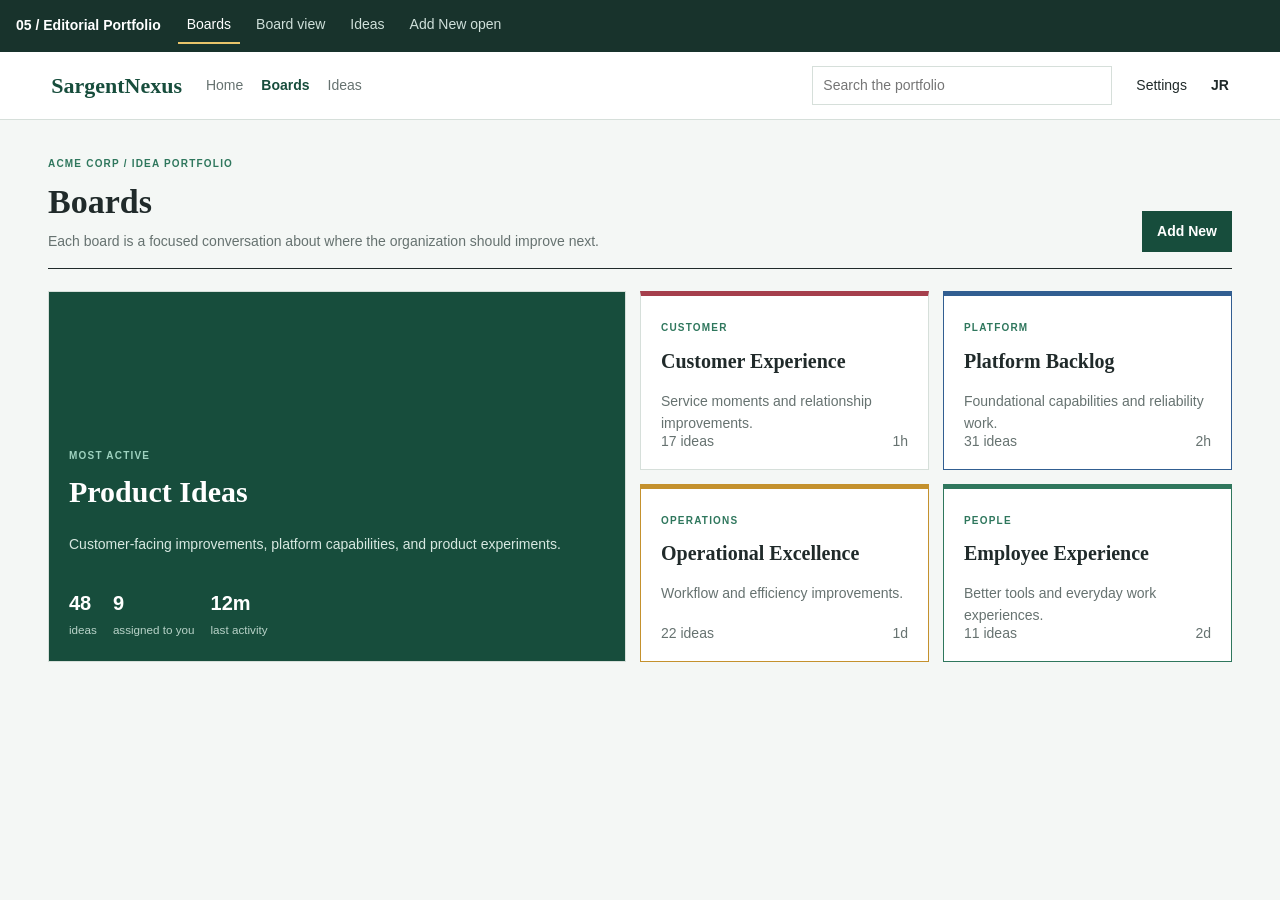
<file: SPEC/mockups/ideas-boards-comp-05-editorial-portfolio.html>
<!doctype html><html lang="en"><head><meta charset="utf-8"><meta name="viewport" content="width=device-width,initial-scale=1"><title>SargentNexus Comp 05 - Editorial Portfolio</title><style>
:root{--forest:#174d3c;--green:#2f775d;--crimson:#a53f4c;--blue:#315e91;--gold:#c4912d;--ink:#202a2a;--muted:#667270;--bg:#f4f7f5;--white:#fff;--line:#d6dfda}*{box-sizing:border-box}body{margin:0;background:var(--bg);color:var(--ink);font:14px/1.55 "Source Sans 3","Segoe UI",sans-serif}h1,h2,h3{font-family:"Cambria","Georgia",serif}button,input,select,textarea{font:inherit}.demo{position:sticky;top:0;z-index:30;display:flex;align-items:center;gap:7px;background:#18332c;color:white;padding:8px 16px;overflow:auto}.demo strong{white-space:nowrap;margin-right:10px}.demo button{white-space:nowrap;border:0;border-bottom:2px solid transparent;background:transparent;color:#cfe0da;padding:6px 9px}.demo .on{border-color:#e9c46a;color:white}.mast{background:white;border-bottom:1px solid var(--line);padding:14px 4vw;display:flex;align-items:center;gap:24px}.brand{font:800 22px Cambria,serif;color:var(--forest)}.mast nav{display:flex;gap:18px}.mast a{text-decoration:none;color:var(--muted)}.mast a.on{color:var(--forest);font-weight:900}.mast .space{flex:1}.mast .search{padding:8px 10px;border:1px solid var(--line);width:min(300px,30vw)}.view{display:none}.view.on{display:block}.page{max-width:1240px;margin:auto;padding:32px 28px}.head{display:grid;grid-template-columns:1fr auto;gap:20px;align-items:end;border-bottom:1px solid var(--ink);padding-bottom:16px;margin-bottom:22px}.kicker{text-transform:uppercase;letter-spacing:.12em;font-size:10px;color:var(--green);font-weight:900}.head h1{font-size:34px;margin:2px 0}.head p{color:var(--muted);margin:0;max-width:650px}.primary,.quiet{border:1px solid var(--line);padding:9px 14px;font-weight:900}.primary{background:var(--forest);border-color:var(--forest);color:white}.quiet{background:white;color:var(--forest)}.boardgrid{display:grid;grid-template-columns:2fr 1fr 1fr;gap:14px}.feature,.boardcard{background:white;border:1px solid var(--line);padding:20px;min-height:170px;position:relative}.feature{background:var(--forest);color:white;grid-row:span 2;min-height:354px;display:flex;flex-direction:column;justify-content:flex-end}.feature .kicker{color:#9ed2bf}.feature h2{font-size:30px;margin:5px 0}.feature p{color:#d7e8e1}.stats{display:flex;gap:16px;margin-top:18px}.stats b{font-size:20px;display:block}.stats small{color:#b9d3c9}.boardcard{border-top:5px solid var(--crimson)}.boardcard:nth-child(3){border-color:var(--blue)}.boardcard:nth-child(4){border-color:var(--gold)}.boardcard:nth-child(5){border-color:var(--green)}.boardcard h2{font-size:20px;margin:8px 0}.boardcard p{color:var(--muted)}.boardcard footer{position:absolute;bottom:16px;left:20px;right:20px;display:flex;color:var(--muted)}.boardcard footer span:last-child{margin-left:auto}.boardPage{padding:22px 28px}.boardHead{display:flex;gap:14px;align-items:end;border-bottom:1px solid var(--ink);padding-bottom:14px}.boardHead>div{flex:1}.boardHead h1{font-size:30px;margin:0}.boardHead p{margin:3px 0;color:var(--muted)}.filters{display:flex;gap:7px;align-items:center}.filters input{padding:8px;border:1px solid var(--line);width:260px}.filters button{border:0;background:transparent;color:var(--muted);padding:8px}.filters .on{color:var(--forest);font-weight:900;border-bottom:2px solid var(--forest)}.lanes{display:flex;gap:16px;overflow:auto;padding:18px 0;scroll-snap-type:x proximity}.lane{width:290px;min-width:290px;scroll-snap-align:start}.lane h2{font-size:16px;border-bottom:4px solid var(--blue);padding:0 3px 8px;margin:0 0 10px;display:flex}.lane:nth-child(2) h2{border-color:var(--gold)}.lane:nth-child(3) h2{border-color:var(--crimson)}.lane:nth-child(4) h2{border-color:var(--green)}.lane h2 span{margin-left:auto;font:12px "Segoe UI"}.idea{background:white;border:1px solid var(--line);padding:14px;margin-bottom:10px}.idea h3{font-size:16px;margin:4px 0 10px}.idea .key{font-size:10px;color:var(--muted)}.chips{display:flex;gap:5px;flex-wrap:wrap}.chip{font-size:10px;padding:2px 6px;background:#ebf0ed}.chip.impact{background:#f5e9eb;color:#81313c}.meta{display:flex;align-items:center;gap:8px;margin-top:12px;color:var(--muted);font-size:11px}.meta span:first-child{margin-right:auto}.face{width:24px;height:24px;border-radius:50%;display:grid;place-items:center;background:var(--forest);color:white;font-weight:900}.ideaLayout{display:grid;grid-template-columns:220px 1fr;gap:22px}.index{border-top:1px solid var(--ink)}.index button{display:block;width:100%;text-align:left;border:0;border-bottom:1px solid var(--line);background:transparent;padding:12px 3px;color:var(--muted)}.index .on{color:var(--forest);font-weight:900}.stories{background:white;border-top:1px solid var(--ink)}.story{display:grid;grid-template-columns:92px 1fr 150px;gap:18px;padding:18px;border-bottom:1px solid var(--line)}.story .num{font:24px Cambria;color:var(--green)}.story h2{font-size:20px;margin:0 0 4px}.story p{margin:0;color:var(--muted)}.story aside{font-size:11px;color:var(--muted)}.composer{max-width:1050px;margin:28px auto;background:white;border-top:7px solid var(--forest);box-shadow:0 10px 40px #174d3c17}.composeHead{padding:20px 26px;border-bottom:1px solid var(--line);display:flex}.composeHead h1{font-size:27px;margin:0}.composeHead p{margin:3px 0;color:var(--muted)}.composeHead .kicker{color:var(--green)}.composeHead button{margin-left:auto;height:max-content}.form{padding:22px 26px}.title{width:100%;font:700 24px Cambria;border:0;border-bottom:1px solid var(--line);padding:8px 0 12px;margin-bottom:18px}.description{width:100%;min-height:180px;border:1px solid var(--line);padding:12px}.props{display:grid;grid-template-columns:repeat(4,1fr);gap:12px;margin-top:16px}.field label{display:block;font-size:10px;text-transform:uppercase;letter-spacing:.06em;font-weight:900;color:var(--muted);margin-bottom:5px}.field input,.field select{width:100%;padding:8px;border:1px solid var(--line)}.wide{grid-column:span 2}.actions{display:flex;justify-content:flex-end;gap:8px;margin-top:20px;padding-top:16px;border-top:1px solid var(--line)}@media(max-width:760px){.mast nav,.mast .search{display:none}.mast{padding-inline:14px}.page,.boardPage{padding:20px 14px}.head{grid-template-columns:1fr}.head .primary{width:100%}.boardgrid{grid-template-columns:1fr}.feature{grid-row:auto;min-height:250px}.boardcard{min-height:160px}.boardHead{display:block}.filters{margin-top:12px;overflow:auto}.filters input{min-width:220px}.lane{width:85vw;min-width:85vw}.ideaLayout{display:block}.index{display:flex;overflow:auto;margin-bottom:12px}.index button{white-space:nowrap;width:auto;padding:10px}.story{grid-template-columns:56px 1fr}.story aside{display:none}.composer{margin:14px}.composeHead{padding:16px;display:block}.composeHead button{margin-top:12px}.form{padding:16px}.props{grid-template-columns:1fr 1fr}.wide{grid-column:span 2}}
</style></head><body><div class="demo"><strong>05 / Editorial Portfolio</strong><button class="on" data-v="boards">Boards</button><button data-v="board">Board view</button><button data-v="ideas">Ideas</button><button data-v="new">Add New open</button></div><header class="mast"><span class="brand">SargentNexus</span><nav><a href="#">Home</a><a class="on" href="#">Boards</a><a href="#">Ideas</a></nav><span class="space"></span><input class="search" placeholder="Search the portfolio"><span>Settings</span><strong>JR</strong></header>
<section class="view on" id="boards"><main class="page"><div class="head"><div><span class="kicker">Acme Corp / Idea portfolio</span><h1>Boards</h1><p>Each board is a focused conversation about where the organization should improve next.</p></div><button class="primary add">Add New</button></div><div class="boardgrid"><article class="feature"><span class="kicker">Most active</span><h2>Product Ideas</h2><p>Customer-facing improvements, platform capabilities, and product experiments.</p><div class="stats"><div><b>48</b><small>ideas</small></div><div><b>9</b><small>assigned to you</small></div><div><b>12m</b><small>last activity</small></div></div></article><article class="boardcard"><span class="kicker">Customer</span><h2>Customer Experience</h2><p>Service moments and relationship improvements.</p><footer><span>17 ideas</span><span>1h</span></footer></article><article class="boardcard"><span class="kicker">Platform</span><h2>Platform Backlog</h2><p>Foundational capabilities and reliability work.</p><footer><span>31 ideas</span><span>2h</span></footer></article><article class="boardcard"><span class="kicker">Operations</span><h2>Operational Excellence</h2><p>Workflow and efficiency improvements.</p><footer><span>22 ideas</span><span>1d</span></footer></article><article class="boardcard"><span class="kicker">People</span><h2>Employee Experience</h2><p>Better tools and everyday work experiences.</p><footer><span>11 ideas</span><span>2d</span></footer></article></div></main></section>
<section class="view" id="board"><main class="boardPage"><div class="boardHead"><div><span class="kicker">Boards / Product Ideas</span><h1>Product Ideas</h1><p>48 ideas / User-managed board</p></div><div class="filters"><button class="on">All</button><button>Created by me</button><button>Assigned to me</button><input placeholder="Search title, tag, assignee"><button class="primary add">Add New</button></div></div><div class="lanes" id="lanes"></div></main></section>
<section class="view" id="ideas"><main class="page"><div class="head"><div><span class="kicker">My work / Cross-board index</span><h1>Ideas</h1><p>A reading list of ideas you authored or were invited to help shape.</p></div><button class="primary add">Add New</button></div><div class="ideaLayout"><aside class="index"><button class="on">All ideas / 18</button><button>Created by me / 7</button><button>Assigned to me / 11</button><button>Updated today / 5</button></aside><section class="stories"><article class="story"><span class="num">01</span><div><h2>Unified customer health score</h2><p>Bring product, service, and adoption signals into one trusted view.</p></div><aside>In Review<br>Mia Park<br>Jordan +1</aside></article><article class="story"><span class="num">02</span><div><h2>Offline approval queue</h2><p>Keep field decisions moving when connectivity is intermittent.</p></div><aside>In Progress<br>Jordan Reyes<br>Jordan</aside></article><article class="story"><span class="num">03</span><div><h2>Bulk import validation report</h2><p>Explain every rejected row before administrators commit an import.</p></div><aside>New<br>Tom Diaz<br>Jordan</aside></article></section></div></main></section>
<section class="view" id="new"><form class="composer"><header class="composeHead"><div><span class="kicker">Product Ideas / New / Pending</span><h1>Add New Idea</h1><p>Write the brief that will help the organization decide.</p></div><button type="button" class="quiet" data-v="board">Close</button></header><div class="form"><input class="title" aria-label="Title" value="Unified customer timeline"><textarea class="description" aria-label="Description" placeholder="Frame the opportunity: who is affected, what is happening today, and what better looks like."></textarea><div class="props"><div class="field"><label>Idea Type</label><select><option>Continuous Improvement</option><option>Process Revision</option></select></div><div class="field"><label>Business Impact</label><select><option>High</option><option>Critical</option></select></div><div class="field"><label>Priority</label><select><option>High</option><option>Medium</option></select></div><div class="field"><label>Due date</label><input type="date"></div><div class="field wide"><label>Assignees</label><input value="Jordan Reyes, Ana Liu"></div><div class="field wide"><label>Tags</label><input value="customer-value, analytics"></div></div><div class="actions"><button class="quiet" type="button" data-v="board">Cancel</button><button class="primary" type="button">Create Idea</button></div></div></form></section>
<script>const states=['New / Pending','In Review','In Progress','Done'],cards=['Unified customer health score','Voice note capture for field teams','Offline approval queue','Configurable digest schedule','Bulk import validation report'];document.querySelector('#lanes').innerHTML=states.map((s,i)=>`<section class="lane"><h2>${s}<span>${i+1}</span></h2>${cards.slice(i,i+2).map((c,j)=>`<article class="idea"><span class="key">PI-${184-i*7-j}</span><h3>${c}</h3><div class="chips"><span class="chip impact">${j?'MEDIUM':'HIGH'} IMPACT</span><span class="chip">${j?'mobile':'customer-value'}</span></div><div class="meta"><span>${i+1} days ago</span><span>^ ${i+2}</span><span>comments ${j}</span><i class="face">${j?'AL':'JR'}</i></div></article>`).join('')}</section>`).join('');function show(v){document.querySelectorAll('.view').forEach(x=>x.classList.toggle('on',x.id===v));document.querySelectorAll('.demo button').forEach(x=>x.classList.toggle('on',x.dataset.v===v));scrollTo(0,0)}document.addEventListener('click',e=>{if(e.target.dataset.v)show(e.target.dataset.v);if(e.target.closest('.add'))show('new')});</script></body></html>
</file>
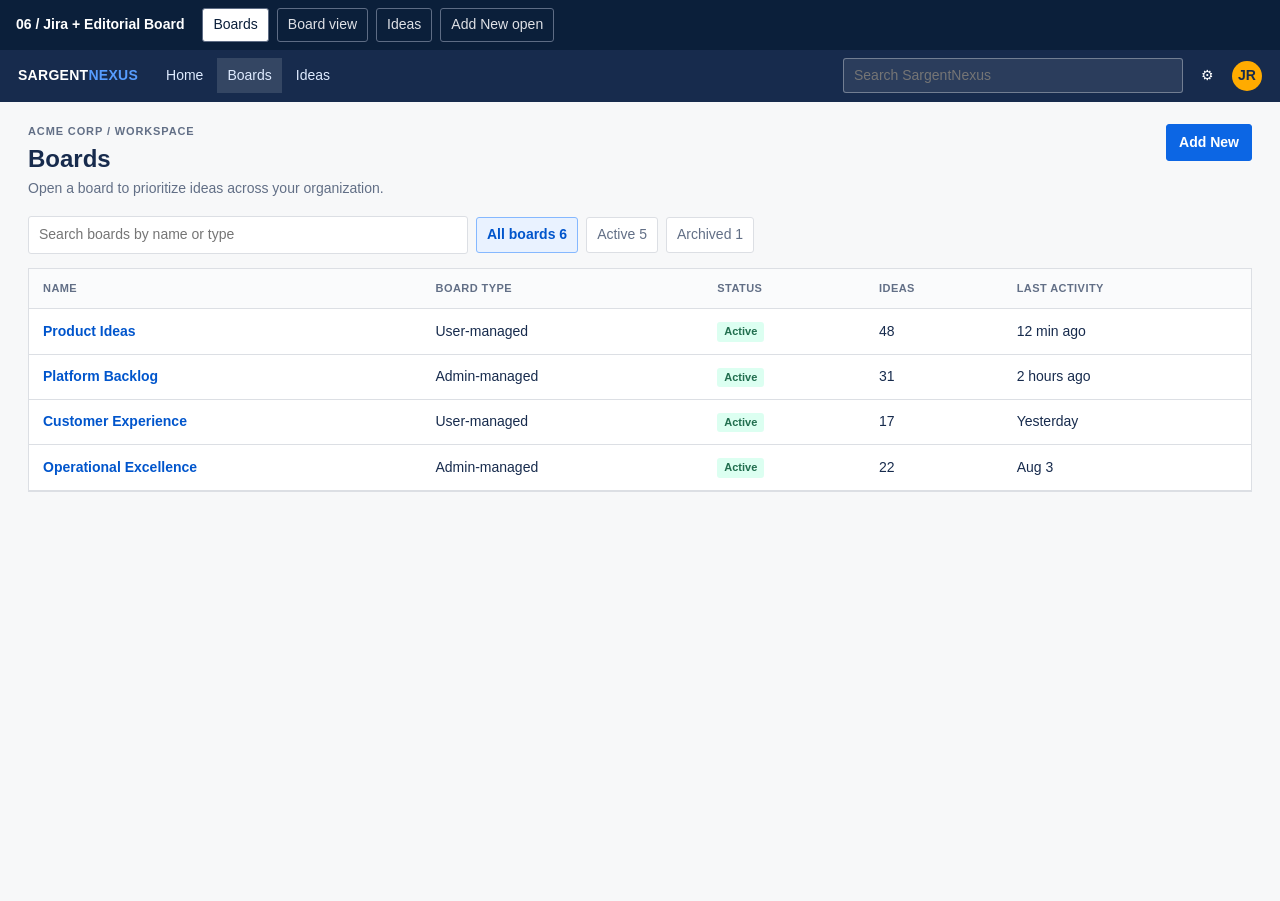
<file: SPEC/mockups/ideas-boards-comp-06-jira-editorial-board.html>
<!doctype html>
<html lang="en">
<head>
<meta charset="utf-8">
<meta name="viewport" content="width=device-width,initial-scale=1">
<title>SargentNexus Ideas + Boards Comp 06 - Jira Editorial Board</title>
<style>
:root{--nav:#172b4d;--blue:#0c66e4;--blue2:#0055cc;--bg:#f7f8f9;--card:#fff;--ink:#172b4d;--muted:#626f86;--line:#dcdfe4;--soft:#e9f2ff;--red:#ae2e24;--amber:#974f0c;--green:#216e4e;--r:4px}*{box-sizing:border-box}body{margin:0;font:14px/1.4 "IBM Plex Sans","Segoe UI",sans-serif;color:var(--ink);background:var(--bg)}button,input,select,textarea{font:inherit}.switcher{position:sticky;top:0;z-index:20;display:flex;align-items:center;gap:8px;padding:8px 16px;background:#0b1f3a;color:white;overflow:auto}.switcher strong{white-space:nowrap;margin-right:10px}.switcher button{border:1px solid #5e6c84;background:transparent;color:#dfe1e6;padding:6px 10px;border-radius:3px;white-space:nowrap;cursor:pointer}.switcher button.active{background:white;color:#0b1f3a}.app{min-height:calc(100vh - 49px)}.top{height:52px;background:var(--nav);color:white;display:flex;align-items:center;gap:18px;padding:0 18px}.brand{font-weight:800;letter-spacing:.02em}.top nav{display:flex;gap:4px}.top a{color:#deebff;text-decoration:none;padding:8px 10px}.top a.active{background:#ffffff20}.top .grow{flex:1}.top .global{width:min(340px,34vw);background:#ffffff16;border:1px solid #ffffff55;color:white;padding:7px 10px;border-radius:3px}.avatar{width:30px;height:30px;border-radius:50%;display:grid;place-items:center;background:#ffab00;color:#172b4d;font-weight:800}.page{display:none}.page.active{display:block}.wrap{padding:22px 28px}.heading{display:flex;align-items:flex-start;gap:18px;margin-bottom:18px}.heading>div:first-child{flex:1}.eyebrow{font-size:11px;text-transform:uppercase;letter-spacing:.08em;color:var(--muted);font-weight:700}.heading h1{font-size:24px;margin:3px 0}.heading p{color:var(--muted);margin:0}.btn{border:1px solid var(--line);background:white;color:var(--ink);padding:8px 12px;border-radius:3px;font-weight:700;cursor:pointer}.btn.primary{background:var(--blue);border-color:var(--blue);color:white}.btn.primary:hover{background:var(--blue2)}.toolbar{display:flex;gap:8px;align-items:center;margin-bottom:14px;flex-wrap:wrap}.toolbar input{min-width:280px;flex:1;max-width:440px;padding:8px 10px;border:1px solid var(--line);border-radius:3px}.chip{border:1px solid var(--line);background:white;padding:7px 10px;border-radius:3px;color:var(--muted)}.chip.on{background:var(--soft);border-color:#85b8ff;color:var(--blue2);font-weight:700}.tablebox{background:white;border:1px solid var(--line);overflow:auto}table{width:100%;border-collapse:collapse;min-width:720px}th,td{text-align:left;padding:12px 14px;border-bottom:1px solid var(--line)}th{font-size:11px;text-transform:uppercase;color:var(--muted);background:#fafbfc;letter-spacing:.04em}.boardname{font-weight:800;color:var(--blue2)}.status{display:inline-block;padding:2px 7px;border-radius:3px;background:#dcfff1;color:var(--green);font-size:11px;font-weight:800}.board-shell{height:calc(100vh - 101px);display:flex;flex-direction:column;overflow:hidden}.board-head{padding:16px 20px 12px;background:white;border-bottom:1px solid var(--line)}.board-head .heading{margin-bottom:12px}.board-head h1{font-size:22px}.lanes{display:flex;gap:12px;padding:14px 18px 22px;overflow:auto;align-items:flex-start;flex:1}.lane{width:286px;min-width:286px;background:#ebecf0;border-radius:5px;padding:9px}.lanehead{display:flex;align-items:center;gap:8px;padding:3px 5px 10px;font-size:12px;font-weight:800;text-transform:uppercase}.dot{width:8px;height:8px;border-radius:50%;background:var(--blue)}.count{margin-left:auto;color:var(--muted)}.idea{background:white;border:1px solid #0000;border-radius:4px;padding:10px;margin-bottom:8px;box-shadow:0 1px 1px #091e4240}.idea:hover{border-color:#85b8ff}.idea .key{font-size:11px;color:var(--muted)}.idea h3{font-size:14px;margin:4px 0 9px}.labels{display:flex;gap:5px;flex-wrap:wrap}.label{font-size:10px;font-weight:800;padding:2px 6px;border-radius:3px;background:#dfe1e6}.label.impact{background:#fff0b3;color:#7f5f01}.meta{display:flex;align-items:center;gap:8px;margin-top:10px;color:var(--muted);font-size:11px}.meta .grow{flex:1}.person{width:24px;height:24px;border-radius:50%;display:grid;place-items:center;background:#403294;color:white;font-weight:800}.formstage{display:grid;grid-template-columns:minmax(0,1fr) 420px;min-height:calc(100vh - 101px)}.context{padding:34px;background:#eef3f8}.context h2{font-size:24px;margin:0 0 6px}.context p{color:var(--muted);max-width:560px}.preview{margin-top:28px;max-width:520px}.drawer{background:white;border-left:1px solid var(--line);padding:22px;box-shadow:-6px 0 20px #091e4218}.drawer h2{margin:0}.drawer .sub{color:var(--muted);margin:4px 0 18px}.field{margin-bottom:14px}.field label{display:block;font-size:12px;font-weight:800;margin-bottom:5px}.field input,.field select,.field textarea{width:100%;border:1px solid #8590a2;border-radius:3px;padding:9px}.grid2{display:grid;grid-template-columns:1fr 1fr;gap:12px}.drawer footer{display:flex;justify-content:flex-end;gap:8px;margin-top:18px}.note{font-size:12px;background:var(--soft);border-left:3px solid var(--blue);padding:9px;color:#0747a6}.mobile-nav{display:none}@media(max-width:760px){.top nav,.global{display:none!important}.top{height:48px}.switcher{padding-inline:10px}.wrap{padding:18px 14px}.heading{align-items:stretch;flex-direction:column}.heading .btn{width:100%}.toolbar input{min-width:100%;max-width:none}.board-shell{height:calc(100vh - 97px)}.board-head{padding:12px}.board-head .heading{display:grid;grid-template-columns:1fr auto}.board-head .heading p{display:none}.lanes{padding:10px;scroll-snap-type:x mandatory}.lane{width:84vw;min-width:84vw;scroll-snap-align:start}.formstage{display:block}.context{display:none}.drawer{min-height:calc(100vh - 97px);border:0;padding:18px 14px}.grid2{grid-template-columns:1fr}.mobile-nav{display:block;color:#deebff;font-weight:700}.top .grow{flex:1}}@media(prefers-reduced-motion:reduce){*{scroll-behavior:auto!important}}
/* Hybrid direction: Comp 01 shell and palette with Comp 05's editorial board. */
#board .board-shell{height:auto;min-height:calc(100vh - 101px);overflow:visible;padding:22px 28px}
#board .board-head{display:grid;grid-template-columns:minmax(320px,1fr) auto;gap:20px;align-items:end;padding:0 0 14px;background:transparent;border-bottom:1px solid var(--ink)}
#board .board-head .heading{margin:0;align-items:flex-end}
#board .board-head .heading h1{font-size:28px;margin:3px 0}
#board .board-head .heading p{max-width:620px}
#board .board-head .toolbar{margin:0;justify-content:flex-end}
#board .board-head .toolbar input{width:240px;flex:none}
#board .lanes{gap:16px;padding:18px 0 28px;overflow-x:auto;overflow-y:visible;flex:none;scroll-snap-type:x proximity}
#board .lane{width:290px;min-width:290px;background:transparent;border-radius:0;padding:0;scroll-snap-align:start}
#board .lanehead{padding:0 3px 8px;margin-bottom:10px;border-bottom:4px solid var(--blue);font-size:13px;text-transform:none}
#board .lane:nth-child(2) .lanehead{border-color:#579dff}
#board .lane:nth-child(3) .lanehead{border-color:#5e4db2}
#board .lane:nth-child(4) .lanehead{border-color:var(--green)}
#board .lanehead .dot{display:none}
#board .idea{border:1px solid var(--line);border-radius:3px;padding:14px;margin-bottom:10px;box-shadow:none}
#board .idea:hover{border-color:var(--blue);box-shadow:0 3px 10px #091e4217}
#board .idea h3{font-size:15px;line-height:1.35;margin:5px 0 11px}
#board .idea .key{letter-spacing:.02em}
#board .label{border-radius:2px}
@media(max-width:1000px){#board .board-head{grid-template-columns:1fr}#board .board-head .toolbar{justify-content:flex-start}}
@media(max-width:760px){#board .board-shell{padding:16px 12px;min-height:calc(100vh - 97px)}#board .board-head{display:block}#board .board-head .heading{display:grid;grid-template-columns:1fr auto;align-items:start}#board .board-head .toolbar{margin-top:12px;overflow-x:auto;flex-wrap:nowrap}#board .board-head .toolbar input{min-width:220px}#board .lanes{padding:14px 0 22px}#board .lane{width:85vw;min-width:85vw}}
</style>
</head>
<body>
<div class="switcher" aria-label="Comp screens"><strong>06 / Jira + Editorial Board</strong><button class="active" data-page="boards">Boards</button><button data-page="board">Board view</button><button data-page="ideas">Ideas</button><button data-page="new">Add New open</button></div>
<div class="app">
<header class="top"><span class="brand">SARGENT<span style="color:#579dff">NEXUS</span></span><nav><a href="#">Home</a><a class="active" href="#">Boards</a><a href="#">Ideas</a></nav><span class="mobile-nav">Product Ideas</span><span class="grow"></span><input class="global" aria-label="Global search" placeholder="Search SargentNexus"><span>⚙</span><span class="avatar">JR</span></header>
<section class="page active" id="boards"><main class="wrap"><div class="heading"><div><div class="eyebrow">Acme Corp / Workspace</div><h1>Boards</h1><p>Open a board to prioritize ideas across your organization.</p></div><button class="btn primary open-new">Add New</button></div><div class="toolbar"><input placeholder="Search boards by name or type"><button class="chip on">All boards 6</button><button class="chip">Active 5</button><button class="chip">Archived 1</button></div><div class="tablebox"><table><thead><tr><th>Name</th><th>Board type</th><th>Status</th><th>Ideas</th><th>Last activity</th></tr></thead><tbody><tr><td class="boardname">Product Ideas</td><td>User-managed</td><td><span class="status">Active</span></td><td>48</td><td>12 min ago</td></tr><tr><td class="boardname">Platform Backlog</td><td>Admin-managed</td><td><span class="status">Active</span></td><td>31</td><td>2 hours ago</td></tr><tr><td class="boardname">Customer Experience</td><td>User-managed</td><td><span class="status">Active</span></td><td>17</td><td>Yesterday</td></tr><tr><td class="boardname">Operational Excellence</td><td>Admin-managed</td><td><span class="status">Active</span></td><td>22</td><td>Aug 3</td></tr></tbody></table></div></main></section>
<section class="page" id="board"><main class="board-shell"><div class="board-head"><div class="heading"><div><div class="eyebrow">Boards / Product Ideas</div><h1>Product Ideas</h1><p>Drag by the handle or open an idea to move it with the status field.</p></div><button class="btn primary open-new">Add New</button></div><div class="toolbar"><input placeholder="Search title, tag, assignee"><button class="chip on">All 12</button><button class="chip">Created by me 4</button><button class="chip">Assigned to me 3</button></div></div><div class="lanes" id="laneSet"></div></main></section>
<section class="page" id="ideas"><main class="wrap"><div class="heading"><div><div class="eyebrow">Workspace / My work</div><h1>Ideas</h1><p>Ideas you created or that need your contribution.</p></div><button class="btn primary open-new">Add New</button></div><div class="toolbar"><input placeholder="Search title, creator, assignee, or status"><button class="chip on">All 18</button><button class="chip">Created by me 7</button><button class="chip">Assigned to me 11</button></div><div class="tablebox"><table><thead><tr><th>Idea</th><th>Created by</th><th>Assigned to</th><th>Status</th><th>Created</th></tr></thead><tbody><tr><td><span class="boardname">Unified customer health score</span><br><small>PI-184 · Customer value</small></td><td>Mia Park</td><td>Jordan Reyes, Ana Liu</td><td><span class="label">IN REVIEW</span></td><td>Today</td></tr><tr><td><span class="boardname">Offline approval queue</span><br><small>PI-177 · Mobile</small></td><td>Jordan Reyes</td><td>Jordan Reyes</td><td><span class="label">IN PROGRESS</span></td><td>Yesterday</td></tr><tr><td><span class="boardname">Bulk import validation report</span><br><small>PI-162 · Administration</small></td><td>Tom Diaz</td><td>Jordan Reyes</td><td><span class="label">NEW</span></td><td>Aug 2</td></tr></tbody></table></div></main></section>
<section class="page" id="new"><main class="formstage"><div class="context"><div class="eyebrow">Product Ideas / New idea</div><h2>Shape the idea before it enters the board.</h2><p>Capture enough context for reviewers to understand the opportunity, then choose the impact and collaborators who can move it forward.</p><div class="idea preview"><span class="key">Preview · PI-NEW</span><h3 id="previewTitle">Unified customer timeline</h3><div class="labels"><span class="label impact">HIGH IMPACT</span><span class="label">CUSTOMER VALUE</span></div><div class="meta"><span>0 days ago</span><span class="grow"></span><span>△ 0</span><span>▱ 0</span><span class="person">JR</span></div></div></div><form class="drawer"><h2>Add New Idea</h2><p class="sub">Product Ideas · New / Pending</p><div class="field"><label for="title">Title</label><input id="title" value="Unified customer timeline" maxlength="150"></div><div class="field"><label for="desc">Description</label><textarea id="desc" rows="5" placeholder="What problem does this solve?"></textarea></div><div class="grid2"><div class="field"><label for="type">Idea Type</label><select id="type"><option>Continuous Improvement</option><option>Process Revision</option></select></div><div class="field"><label for="impact">Business Impact</label><select id="impact"><option>High</option><option>Critical</option><option>Medium</option><option>Low</option></select></div></div><div class="grid2"><div class="field"><label for="priority">Priority</label><select id="priority"><option>High</option><option>Medium</option><option>Low</option></select></div><div class="field"><label for="due">Due date</label><input id="due" type="date"></div></div><div class="field"><label for="assignees">Assignees</label><input id="assignees" value="Jordan Reyes, Ana Liu"></div><div class="field"><label for="tags">Tags</label><input id="tags" value="customer-value, analytics"></div><div class="note">The idea will start in <strong>New / Pending</strong>. You can move it after creation.</div><footer><button type="button" class="btn" data-page="board">Cancel</button><button type="button" class="btn primary">Create Idea</button></footer></form></main></section>
</div>
<script>
const data={"New / Pending":[["PI-184","Unified customer health score","HIGH IMPACT","customer-value","JR"],["PI-179","Voice note capture for field teams","MEDIUM IMPACT","mobile","AL"]],"In Review":[["PI-177","Offline approval queue","CRITICAL IMPACT","approvals","JR"],["PI-168","Configurable digest schedule","LOW IMPACT","notifications","MP"]],"In Progress":[["PI-162","Bulk import validation report","HIGH IMPACT","administration","TD"]],"Done":[["PI-141","Saved board filters","MEDIUM IMPACT","productivity","AL"]]};
const laneSet=document.querySelector('#laneSet');Object.entries(data).forEach(([name,cards],i)=>{laneSet.insertAdjacentHTML('beforeend',`<section class="lane"><div class="lanehead"><span class="dot" style="background:${['#0c66e4','#974f0c','#5e4db2','#216e4e'][i]}"></span>${name}<span class="count">${cards.length}</span></div>${cards.map(c=>`<article class="idea"><span class="key">⋮⋮ ${c[0]}</span><h3>${c[1]}</h3><div class="labels"><span class="label impact">${c[2]}</span><span class="label">${c[3]}</span></div><div class="meta"><span>${i+1} days ago</span><span class="grow"></span><span>△ ${i+2}</span><span>▱ ${i}</span><span class="person">${c[4]}</span></div></article>`).join('')}</section>`)});
function show(id){document.querySelectorAll('.page').forEach(x=>x.classList.toggle('active',x.id===id));document.querySelectorAll('.switcher button').forEach(x=>x.classList.toggle('active',x.dataset.page===id));scrollTo(0,0)}document.addEventListener('click',e=>{const id=e.target.dataset.page;if(id)show(id);if(e.target.closest('.open-new'))show('new')});document.querySelector('#title').addEventListener('input',e=>document.querySelector('#previewTitle').textContent=e.target.value||'Untitled idea');
</script>
</body>
</html>
</file>
